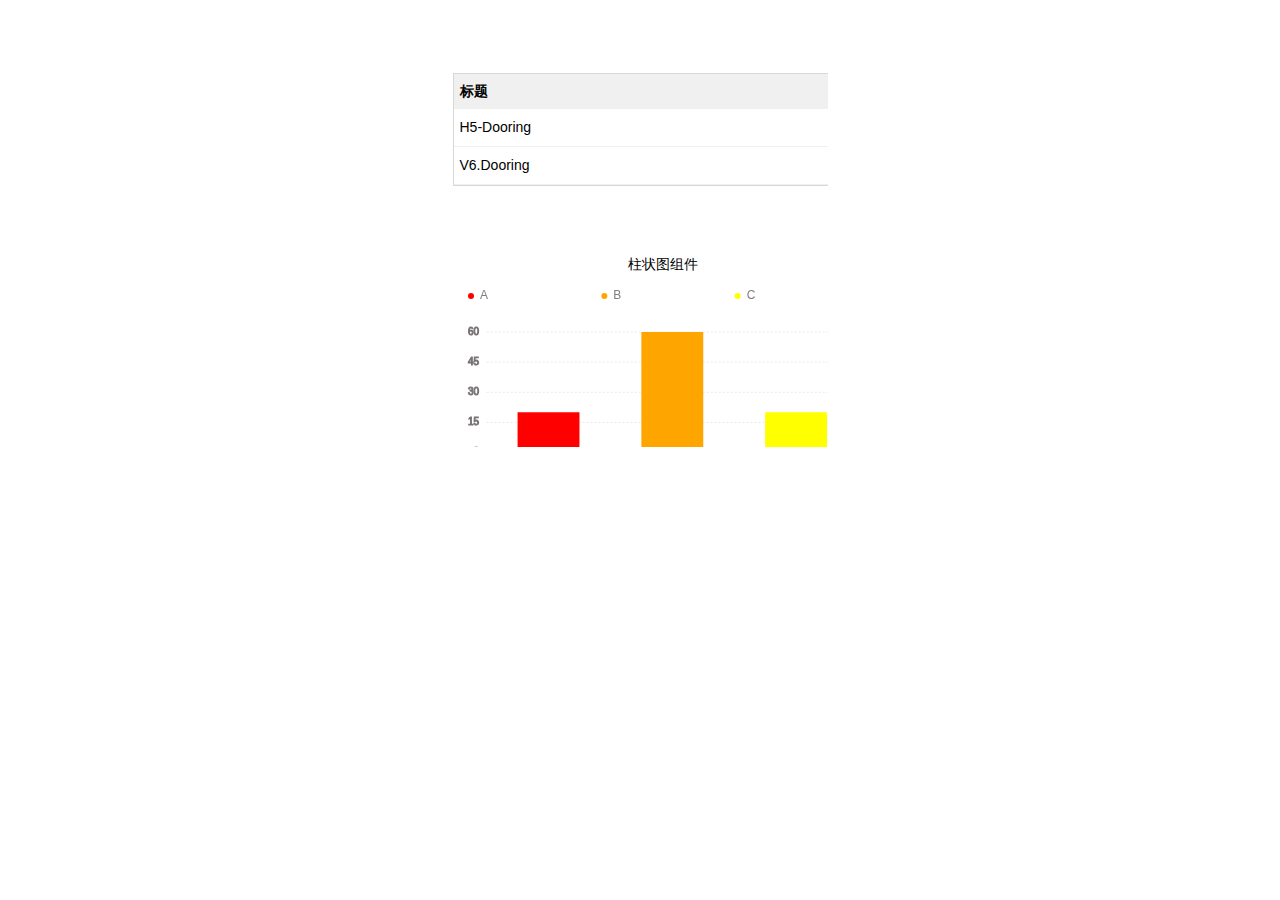
<file: h5-dooring-page/index.html>
<!DOCTYPE html>
<html lang="en">
  <head>
    <meta charset="UTF-8" />
    <link
      href="https://cdn.dooring.cn/h5dooring/logo_1742fd359da.png"
      rel="shortcut icon"
      type="image/vnd.microsoft.icon"
    />
    <meta
      name="viewport"
      content="width=device-width, initial-scale=1.0, user-scalable=0"
    />

    <title>加载中...</title>

    <meta
      name="description"
      content="Dooring是一款功能强大，开源免费的H5可视化页面配置解决方案，致力于提供一套简单方便、专业可靠、无限可能的H5落地页最佳实践。"
    />
    <meta
      name="keywords"
      content="H5,HTML5,lowcode,nocode,javascript,react,nodejs,前端开发,github,开源"
    />
    <meta name="author" content="徐小夕" />
    <!-- <meta name="robots" content="noindex, nofollow"> -->
    <!-- <meta http-equiv="X-UA-Compatible" content="IE=edge"> -->
    <!--    -->
    <style>
      .rotate-animate {
        height: 100vh;
        display: flex;
        justify-content: center;
        align-items: center;
        font-size: 12px;
      }

      .rotate-animate .rotate-image {
        display: inline-block;
        width: 280px;
        height: 108px;
      }

      .rotate-animate img {
        margin-right: 20px;
        width: 160px;
      }

      .rotate-animate .balls {
        width: 3.5em;
        display: inline-flex;
        flex-flow: row nowrap;
        align-items: center;
        justify-content: space-between;
      }

      .rotate-animate .balls div {
        width: 0.8em;
        height: 0.8em;
        border-radius: 50%;
        animation: fade 0.8s ease-in-out alternate infinite;
        background-color: #2842d8;
      }

      .rotate-animate .balls div:nth-of-type(1) {
        animation-delay: -0.4s;
      }

      .rotate-animate .balls div:nth-of-type(2) {
        animation-delay: -0.2s;
      }

      @keyframes left-swing {
        50%,
        100% {
          transform: translateX(95%);
        }
      }

      @keyframes fade {
        from {
          opacity: 1;
        }
        to {
          opacity: 0;
        }
      }
    </style>

    <script src="./template.js"></script>

    <!-- 百度统计代码 -->
    <script>
      var _hmt = _hmt || [];
      (function () {
        var hm = document.createElement("script");
        hm.src = "https://hm.baidu.com/hm.js?638a6b668e0c8e8706215cf8cb31f051";
        var s = document.getElementsByTagName("script")[0];
        s.parentNode.insertBefore(hm, s);
      })();
    </script>

    <script>
      // (function(d) {

      //   var config = {
      //     kitId: 'lzs0ndh',
      //     scriptTimeout: 3000,
      //     async: true
      //   },
      //   h=d.documentElement,t=setTimeout(function(){h.className=h.className.replace(/\bwf-loading\b/g,"")+" wf-inactive";},config.scriptTimeout),tk=d.createElement("script"),f=false,s=d.getElementsByTagName("script")[0],a;h.className+=" wf-loading";tk.src='https://use.typekit.net/'+config.kitId+'.js';tk.async=true;tk.onload=tk.onreadystatechange=function(){a=this.readyState;if(f||a&&a!="complete"&&a!="loaded")return;f=true;clearTimeout(t);try{Typekit.load(config)}catch(e){}};s.parentNode.insertBefore(tk,s)
      // })(document);
    </script>
    <link rel="stylesheet" href="./umi.css" />
    <script>
      window.routerBase = "/";
    </script>
    <script>
      //! umi version: 3.2.19
    </script>
    <script>
      /** dooringVersion: 3.0.1; */
    </script>
  </head>
  <body>
    <div id="root">
      <div class="rotate-animate"></div>
    </div>
    <!--  -->
    <!-- <script>
      // 如果需要微信下的debug, 可在此处取消注释
        (function() {
          function IsPC() {  
            var userAgentInfo = navigator.userAgent;
            var Agents = new Array("Android", "iPhone", "SymbianOS", "Windows Phone", "iPad", "iPod");  
            var flag = true;  
            for (var v = 0; v < Agents.length; v++) {  
                if (userAgentInfo.indexOf(Agents[v]) > 0) { flag = false; break; }  
            }  
            return flag;  
          }
          if (window.location.href.indexOf('http://h5.dooring.cn') > -1 || IsPC()) return;//如果是生产环境, 或者是pc端, 则禁用微信debug模式
          var script = document.createElement('script');
          script.src = "//pages.c-ctrip.com/amsweb/tools/vconsole.min.js";
          document.body.appendChild(script);
          script.onload = function() {
            var vConsole = new VConsole();
          }
      })();
    </script> -->
    <!-- <script src="./axios.min.js"></script>
    <script src="./react.production.min.js"></script>
    <script src="./react-dom.production.min.js"></script> -->
    <div class="flourish-embed flourish-chart" data-src="visualisation/18048153"><script src="https://public.flourish.studio/resources/embed.js"></script></div>
    <script src="./umi.js"></script>
  </body>
</html>
</file>
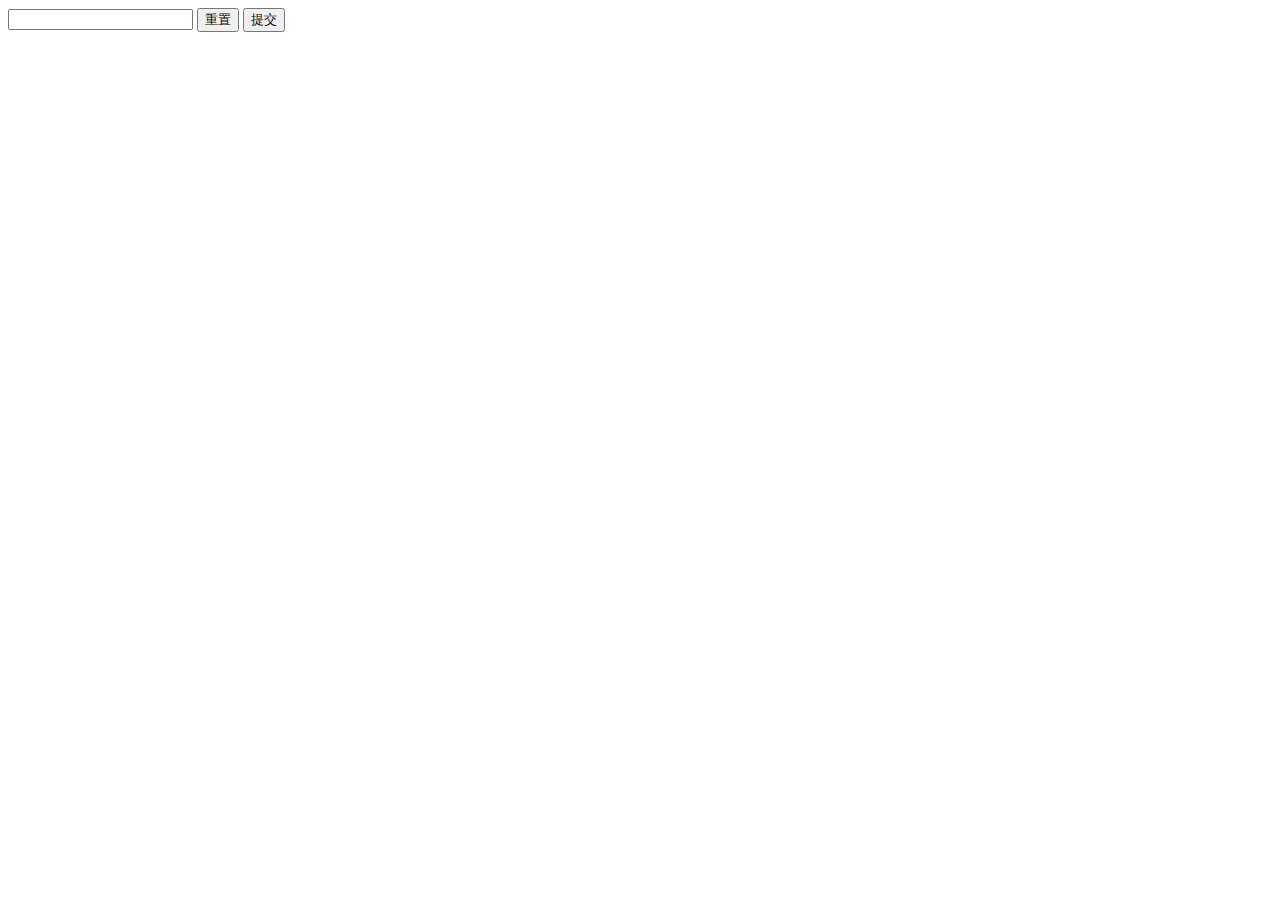
<file: JSform(error).html>
<!DOCTYPE html>
<html lang="en">

<head>
    <meta charset="UTF-8">
    <meta name="viewport" content="width=device-width, initial-scale=1.0">
    <title>Document</title>
</head>

<body>
    <form id="biaodan" action="">
        <input type="text" name="username" id="shuru">

        <!-- 表单重置按钮
        法一：将重置按钮设为普通按钮（type=“button”） -->
        <button id="chongzhi" type="button">重置</button>
        <script>
            var biaodan = document.getElementById("biaodan")
            var chongzhi = document.getElementById("chongzhi")

            // 此时给按钮绑定的是点击事件
            // 给表单绑定的就是重置事件
            chongzhi.onclick = function () {
                biaodan.reset();
                console.log("重置成功")
            }
        </script>
        <!-- 法二，直接将重置按钮的属性设为“重置”（type="reset"） -->
        <!-- <button id="chongzhi" type="reset">重置</button> -->

        <!-- 表单提交按钮
        法一：直接用button按钮，因为button默认为type="submit" -->
        <!-- <button>提交</buttonre> -->
        
        <button id="tijiao" >提交</buttonre>
        <script>
            var biaodan = document.getElementById("biaodan")
            // var tijiao = document.getElementById("tijiao")

            // tijiao.onclick = function () {
            //     biaodan.onsubmit=function(){
            //         console.log("提交成功")
            //     }
            //     console.log("点击成功")
            // }
            var username=document.getElementsByName('username')
            console.log(username)

        </script>

    </form>

    <!-- <script>
        var biaodan = document.getElementById("biaodan")
     
        // biaodan.onsubmit=function(){
        //     console.log('ok')
        // }



    </script> -->
</body>

</html>
</file>
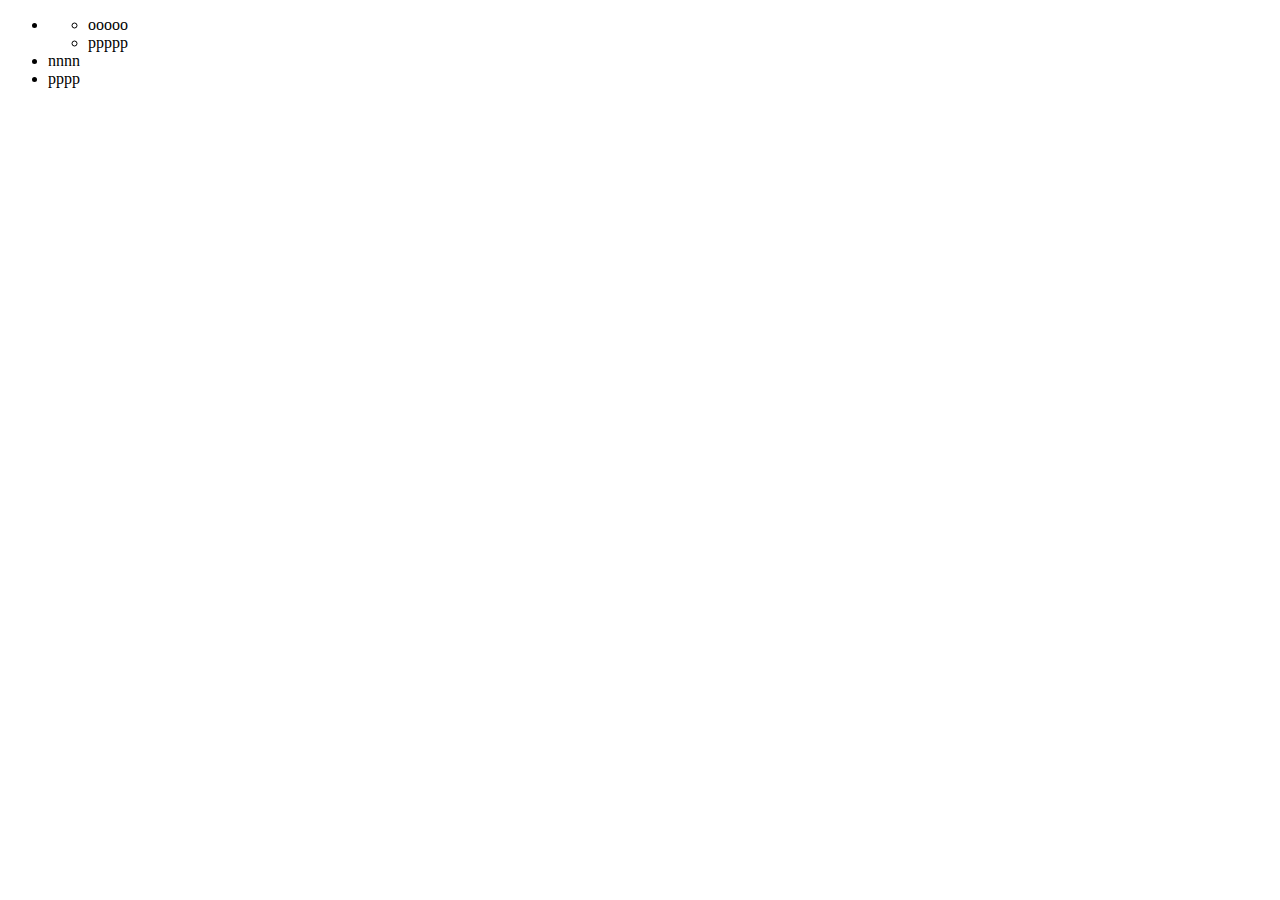
<file: JSRegExp.html>
<!DOCTYPE html>
<html lang="en">
<head>
    <meta charset="UTF-8">
    <meta name="viewport" content="width=device-width, initial-scale=1.0">
    <title>Document</title>
</head>
<body>

    <ul id="ul">
        <li>
            <ul>
                <li>ooooo</li>
                <li>ppppp</li>
            </ul>
        </li>
        <li>nnnn</li>
        <li>pppp</li>
    </ul>


    <script>
            // var str="posdjoejd"

            // var res=str.split()
            // console.log(res)

            var fat=document.getElementById("ul")
            var fri=fat.children
            // console.log(fri)
            // console.log(fri[0].innerHTML)
            console.log(fat.innerText)


        

            var fri1=fat.firstElementChild
            console.log(fri1)

            var fri2=fat.lastElementChild

            var fri3=fri2.previousElementSibling

            var fri4=fri1.nextElementSibling
            
            var b=document.body
            // console.log(b)

            var html=document.documentElement
            // console.log(html)

            console.log(typeof fat)
            // console.log(fat)
    </script>
</body>
</html>
</file>
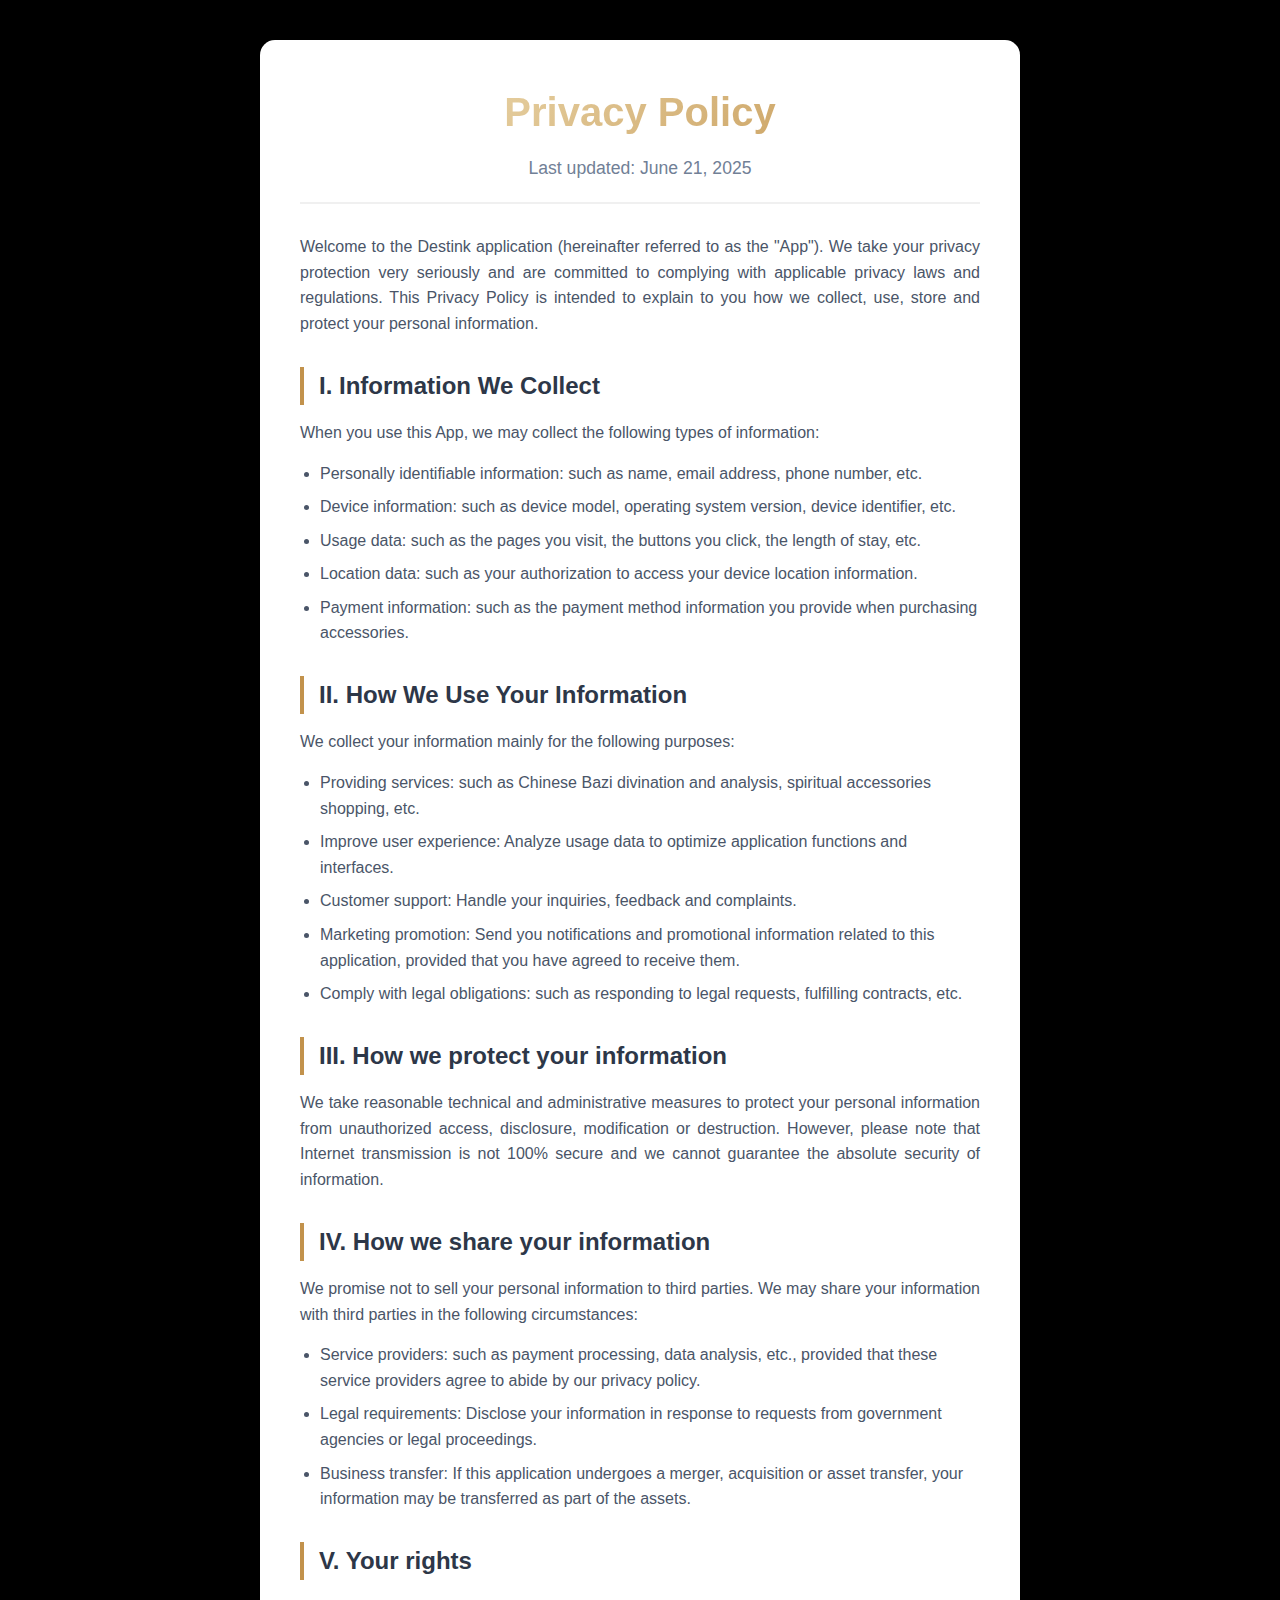
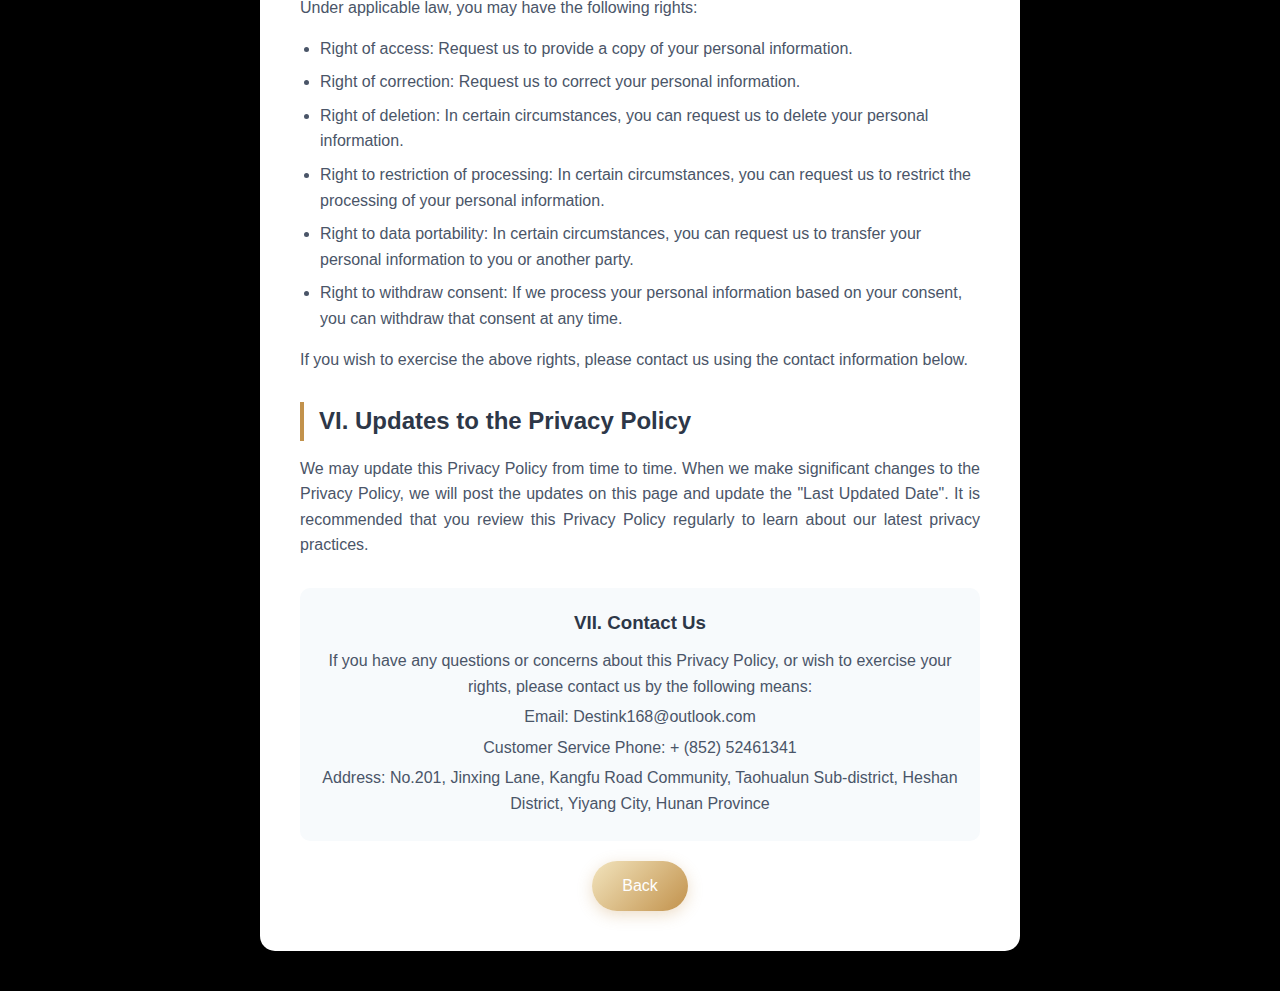
<file: privacy_policy.html>
<!DOCTYPE html>
<html lang="zh-CN">
<head>
    <meta charset="UTF-8">
    <meta name="viewport" content="width=device-width, initial-scale=1.0">
    <title>privacy policy - destink</title>
    <style>
        * {
            margin: 0;
            padding: 0;
            box-sizing: border-box;
        }
        
        body {
            font-family: 'Microsoft YaHei', 'PingFang SC', 'Helvetica Neue', Arial, sans-serif;
            line-height: 1.6;
            color: #333;
            background: #000000;
            min-height: 100vh;
        }
        
        .container {
            max-width: 800px;
            margin: 0 auto;
            padding: 20px;
        }
        
        .privacy-card {
            background: white;
            border-radius: 15px;
            box-shadow: 0 10px 30px rgba(0, 0, 0, 0.2);
            padding: 40px;
            margin: 20px 0;
        }
        
        .header {
            text-align: center;
            margin-bottom: 30px;
            padding-bottom: 20px;
            border-bottom: 2px solid #f0f0f0;
        }
        
        .header h1 {
            color: #4a5568;
            font-size: 2.5em;
            margin-bottom: 10px;
            background: linear-gradient(135deg, #F2E4BD, #C2924C);
            -webkit-background-clip: text;
            -webkit-text-fill-color: transparent;
            background-clip: text;
        }
        
        .header p {
            color: #718096;
            font-size: 1.1em;
        }
        
        .section {
            margin-bottom: 30px;
        }
        
        .section h2 {
            color: #2d3748;
            font-size: 1.5em;
            margin-bottom: 15px;
            padding-left: 15px;
            border-left: 4px solid #C2924C;
        }
        
        .section p {
            margin-bottom: 15px;
            text-align: justify;
            color: #4a5568;
        }
        
        .section ul {
            margin-left: 20px;
            margin-bottom: 15px;
        }
        
        .section li {
            margin-bottom: 8px;
            color: #4a5568;
        }
        
        .highlight {
            background: linear-gradient(135deg, #F2E4BD20, #C2924C20);
            padding: 20px;
            border-radius: 10px;
            border-left: 4px solid #C2924C;
            margin: 20px 0;
        }
        
        .contact-info {
            background: #f7fafc;
            padding: 20px;
            border-radius: 10px;
            text-align: center;
            margin-top: 30px;
        }
        
        .contact-info h3 {
            color: #2d3748;
            margin-bottom: 10px;
        }
        
        .contact-info p {
            color: #4a5568;
            margin-bottom: 5px;
        }
        
        .back-button {
            display: inline-block;
            background: linear-gradient(135deg, #F2E4BD, #C2924C);
            color: white;
            padding: 12px 30px;
            text-decoration: none;
            border-radius: 25px;
            margin-top: 20px;
            transition: all 0.3s ease;
            box-shadow: 0 4px 15px rgba(194, 146, 76, 0.3);
        }
        
        .back-button:hover {
            transform: translateY(-2px);
            box-shadow: 0 6px 20px rgba(194, 146, 76, 0.4);
        }
        
        @media (max-width: 768px) {
            .container {
                padding: 10px;
            }
            
            .privacy-card {
                padding: 20px;
            }
            
            .header h1 {
                font-size: 2em;
            }
        }
    </style>
</head>
<body>
    <div class="container">
        <div class="privacy-card">
            <div class="header">
                <h1>Privacy Policy</h1>
                <p>Last updated: June 21, 2025</p>
            </div>
            
            <div class="section">
                <p>Welcome to the Destink application (hereinafter referred to as the "App"). We take your privacy protection very seriously and are committed to complying with applicable privacy laws and regulations. This Privacy Policy is intended to explain to you how we collect, use, store and protect your personal information.</p>
            </div>
            
            <div class="section">
                <h2>I. Information We Collect</h2>
                <p>When you use this App, we may collect the following types of information:</p>
                <ul>
                    <li>Personally identifiable information: such as name, email address, phone number, etc.</li>
                    <li>Device information: such as device model, operating system version, device identifier, etc.</li>
                    <li>Usage data: such as the pages you visit, the buttons you click, the length of stay, etc.</li>
                    <li>Location data: such as your authorization to access your device location information.</li>
                    <li>Payment information: such as the payment method information you provide when purchasing accessories.</li>
                </ul>
            </div>
            
            <div class="section">
                <h2>II. How We Use Your Information</h2>
                <p>We collect your information mainly for the following purposes:</p>
                <ul>
                    <li>Providing services: such as Chinese Bazi divination and analysis, spiritual accessories shopping, etc.</li>
                    <li>Improve user experience: Analyze usage data to optimize application functions and interfaces.</li>
                    <li>Customer support: Handle your inquiries, feedback and complaints.</li>
                    <li>Marketing promotion: Send you notifications and promotional information related to this application, provided that you have agreed to receive them.</li>
                    <li>Comply with legal obligations: such as responding to legal requests, fulfilling contracts, etc.</li>
                </ul>
            </div>
            
            <div class="section">
                <h2>III. How we protect your information</h2>
                <p>We take reasonable technical and administrative measures to protect your personal information from unauthorized access, disclosure, modification or destruction. However, please note that Internet transmission is not 100% secure and we cannot guarantee the absolute security of information.</p>
            </div>
            
            <div class="section">
                <h2>IV. How we share your information</h2>
                <p>We promise not to sell your personal information to third parties. We may share your information with third parties in the following circumstances:</p>
                <ul>
                    <li>Service providers: such as payment processing, data analysis, etc., provided that these service providers agree to abide by our privacy policy.</li>
                    <li>Legal requirements: Disclose your information in response to requests from government agencies or legal proceedings.</li>
                    <li>Business transfer: If this application undergoes a merger, acquisition or asset transfer, your information may be transferred as part of the assets.</li>
                </ul>
            </div>
            
            <div class="section">
                <h2>V. Your rights</h2>
                <p>Under applicable law, you may have the following rights:</p>
                <ul>
                    <li>Right of access: Request us to provide a copy of your personal information.</li>
                    <li>Right of correction: Request us to correct your personal information.</li>
                    <li>Right of deletion: In certain circumstances, you can request us to delete your personal information.</li>
                    <li>Right to restriction of processing: In certain circumstances, you can request us to restrict the processing of your personal information.</li>
                    <li>Right to data portability: In certain circumstances, you can request us to transfer your personal information to you or another party.</li>
                    <li>Right to withdraw consent: If we process your personal information based on your consent, you can withdraw that consent at any time.</li>
                </ul>
                <p>If you wish to exercise the above rights, please contact us using the contact information below.</p>
            </div>
            
            <div class="section">
                <h2>VI. Updates to the Privacy Policy</h2>
                <p>We may update this Privacy Policy from time to time. When we make significant changes to the Privacy Policy, we will post the updates on this page and update the "Last Updated Date". It is recommended that you review this Privacy Policy regularly to learn about our latest privacy practices.</p>
            </div>
            
            <div class="contact-info">
                <h3>VII. Contact Us</h3>
                <p>If you have any questions or concerns about this Privacy Policy, or wish to exercise your rights, please contact us by the following means:</p>
                <p>Email: Destink168@outlook.com</p>
                <p>Customer Service Phone: + (852) 52461341</p>
                <p>Address: No.201, Jinxing Lane, Kangfu Road Community, Taohualun Sub-district, Heshan District, Yiyang City, Hunan Province</p>
            </div>
            
            <div style="text-align: center;">
                <a href="javascript:history.back()" class="back-button">Back</a>
            </div>
        </div>
    </div>
</body>
</html>
</file>
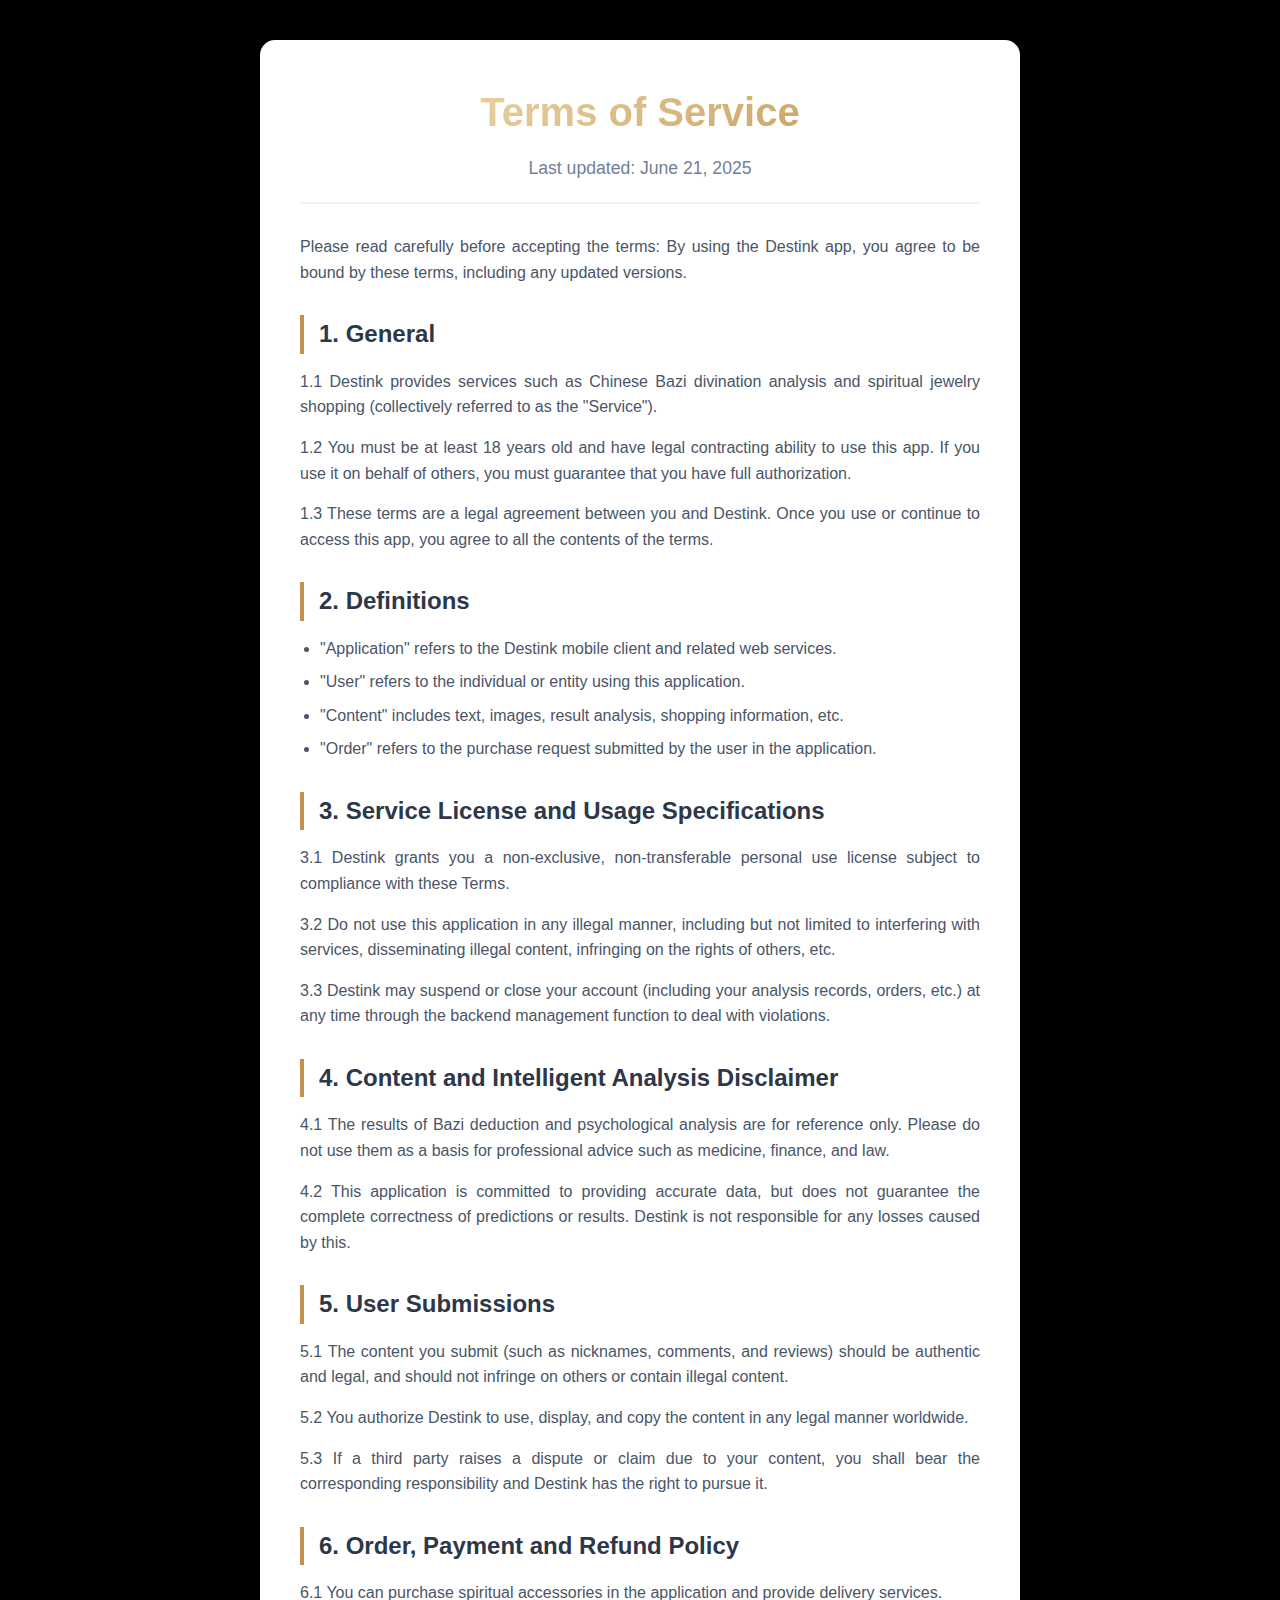
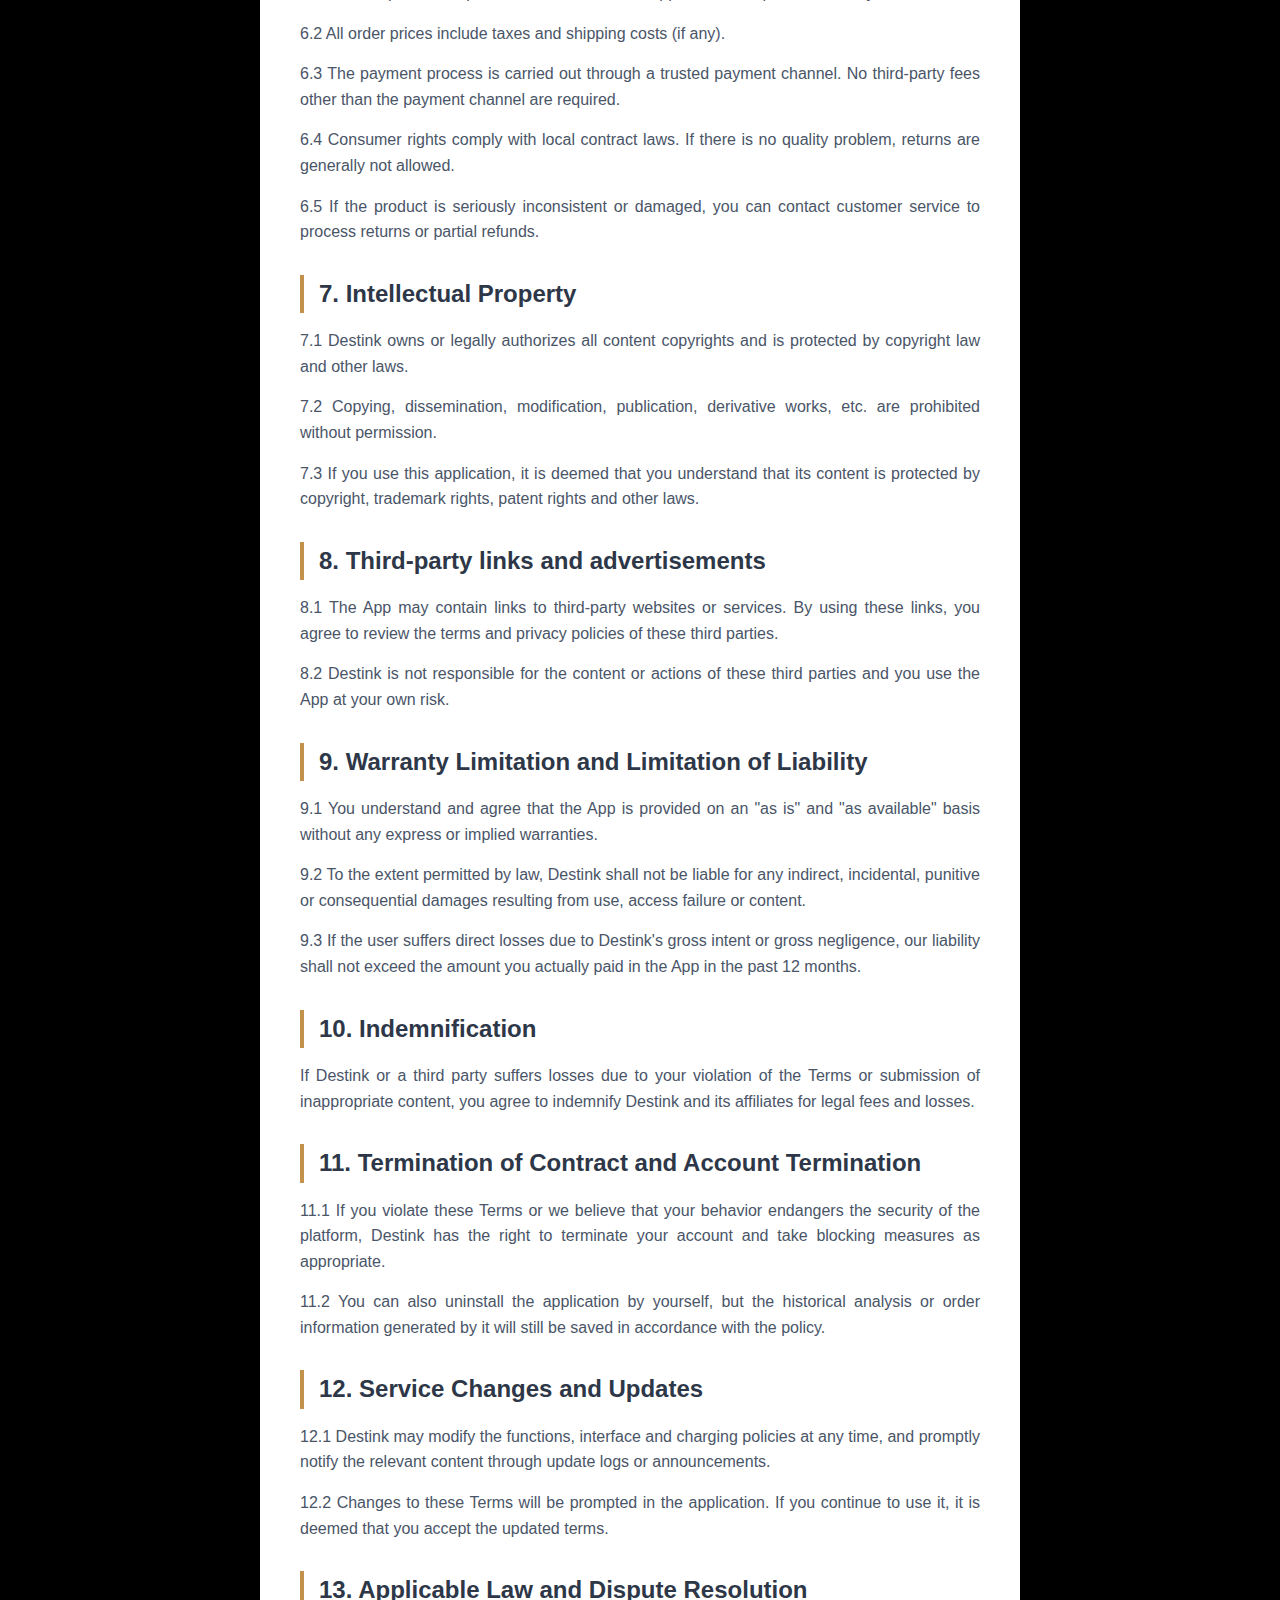
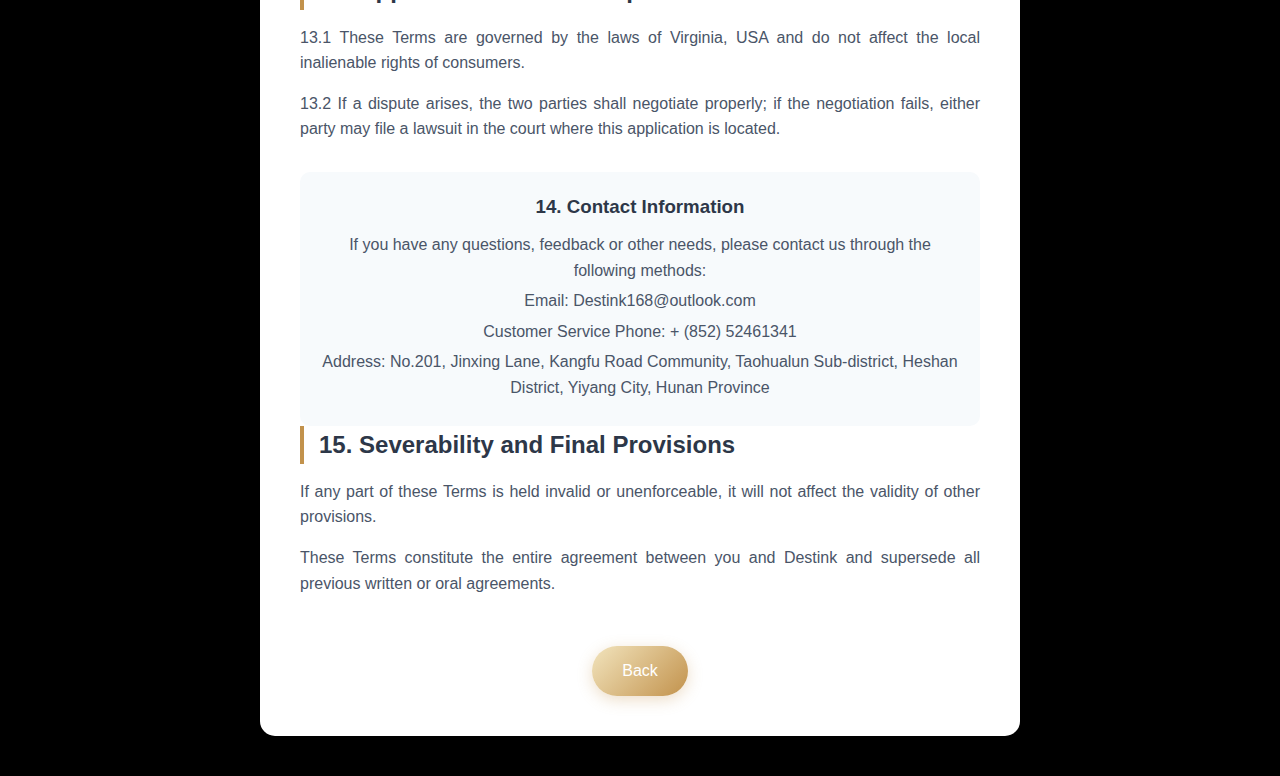
<file: terms_of_service.html>
<!DOCTYPE html>
<html lang="zh-CN">
<head>
    <meta charset="UTF-8">
    <meta name="viewport" content="width=device-width, initial-scale=1.0">
    <title>Terms of Service - destink</title>
    <style>
        * {
            margin: 0;
            padding: 0;
            box-sizing: border-box;
        }
        
        body {
            font-family: 'Microsoft YaHei', 'PingFang SC', 'Helvetica Neue', Arial, sans-serif;
            line-height: 1.6;
            color: #333;
            background: #000000;
            min-height: 100vh;
        }
        
        .container {
            max-width: 800px;
            margin: 0 auto;
            padding: 20px;
        }
        
        .terms-card {
            background: white;
            border-radius: 15px;
            box-shadow: 0 10px 30px rgba(0, 0, 0, 0.2);
            padding: 40px;
            margin: 20px 0;
        }
        
        .header {
            text-align: center;
            margin-bottom: 30px;
            padding-bottom: 20px;
            border-bottom: 2px solid #f0f0f0;
        }
        
        .header h1 {
            color: #4a5568;
            font-size: 2.5em;
            margin-bottom: 10px;
            background: linear-gradient(135deg, #F2E4BD, #C2924C);
            -webkit-background-clip: text;
            -webkit-text-fill-color: transparent;
            background-clip: text;
        }
        
        .header p {
            color: #718096;
            font-size: 1.1em;
        }
        
        .section {
            margin-bottom: 30px;
        }
        
        .section h2 {
            color: #2d3748;
            font-size: 1.5em;
            margin-bottom: 15px;
            padding-left: 15px;
            border-left: 4px solid #C2924C;
        }
        
        .section p {
            margin-bottom: 15px;
            text-align: justify;
            color: #4a5568;
        }
        
        .section ul {
            margin-left: 20px;
            margin-bottom: 15px;
        }
        
        .section li {
            margin-bottom: 8px;
            color: #4a5568;
        }
        
        .highlight {
            background: linear-gradient(135deg, #F2E4BD20, #C2924C20);
            padding: 20px;
            border-radius: 10px;
            border-left: 4px solid #C2924C;
            margin: 20px 0;
        }
        
        .contact-info {
            background: #f7fafc;
            padding: 20px;
            border-radius: 10px;
            text-align: center;
            margin-top: 30px;
        }
        
        .contact-info h3 {
            color: #2d3748;
            margin-bottom: 10px;
        }
        
        .contact-info p {
            color: #4a5568;
            margin-bottom: 5px;
        }
        
        .back-button {
            display: inline-block;
            background: linear-gradient(135deg, #F2E4BD, #C2924C);
            color: white;
            padding: 12px 30px;
            text-decoration: none;
            border-radius: 25px;
            margin-top: 20px;
            transition: all 0.3s ease;
            box-shadow: 0 4px 15px rgba(194, 146, 76, 0.3);
        }
        
        .back-button:hover {
            transform: translateY(-2px);
            box-shadow: 0 6px 20px rgba(194, 146, 76, 0.4);
        }
        
        @media (max-width: 768px) {
            .container {
                padding: 10px;
            }
            
            .terms-card {
                padding: 20px;
            }
            
            .header h1 {
                font-size: 2em;
            }
        }
    </style>
</head>
<body>
    <div class="container">
        <div class="terms-card">
            <div class="header">
                <h1>Terms of Service</h1>
                <p>Last updated: June 21, 2025</p>
            </div>
            
            <div class="section">
                <p>Please read carefully before accepting the terms: By using the Destink app, you agree to be bound by these terms, including any updated versions.</p>
            </div>
            
            <div class="section">
                <h2>1. General</h2>
                <p>1.1 Destink provides services such as Chinese Bazi divination analysis and spiritual jewelry shopping (collectively referred to as the "Service").</p>
                <p>1.2 You must be at least 18 years old and have legal contracting ability to use this app. If you use it on behalf of others, you must guarantee that you have full authorization.</p>
                <p>1.3 These terms are a legal agreement between you and Destink. Once you use or continue to access this app, you agree to all the contents of the terms.</p>
            </div>
            
            <div class="section">
                <h2>2. Definitions</h2>
                <ul>
                    <li>"Application" refers to the Destink mobile client and related web services.</li>
                    <li>"User" refers to the individual or entity using this application.</li>
                    <li>"Content" includes text, images, result analysis, shopping information, etc.</li>
                    <li>"Order" refers to the purchase request submitted by the user in the application.</li>
                </ul>
            </div>
            
            <div class="section">
                <h2>3. Service License and Usage Specifications</h2>
                <p>3.1 Destink grants you a non-exclusive, non-transferable personal use license subject to compliance with these Terms.</p>
                <p>3.2 Do not use this application in any illegal manner, including but not limited to interfering with services, disseminating illegal content, infringing on the rights of others, etc.</p>
                <p>3.3 Destink may suspend or close your account (including your analysis records, orders, etc.) at any time through the backend management function to deal with violations.</p>
            </div>
            
            <div class="section">
                <h2>4. Content and Intelligent Analysis Disclaimer</h2>
                <p>4.1 The results of Bazi deduction and psychological analysis are for reference only. Please do not use them as a basis for professional advice such as medicine, finance, and law.</p>
                <p>4.2 This application is committed to providing accurate data, but does not guarantee the complete correctness of predictions or results. Destink is not responsible for any losses caused by this.</p>
            </div>
            
            <div class="section">
                <h2>5. User Submissions</h2>
                <p>5.1 The content you submit (such as nicknames, comments, and reviews) should be authentic and legal, and should not infringe on others or contain illegal content.</p>
                <p>5.2 You authorize Destink to use, display, and copy the content in any legal manner worldwide.</p>
                <p>5.3 If a third party raises a dispute or claim due to your content, you shall bear the corresponding responsibility and Destink has the right to pursue it.</p>
            </div>
            
            <div class="section">
                <h2>6. Order, Payment and Refund Policy</h2>
                <p>6.1 You can purchase spiritual accessories in the application and provide delivery services.</p>
                <p>6.2 All order prices include taxes and shipping costs (if any).</p>
                <p>6.3 The payment process is carried out through a trusted payment channel. No third-party fees other than the payment channel are required.</p>
                <p>6.4 Consumer rights comply with local contract laws. If there is no quality problem, returns are generally not allowed.</p>
                <p>6.5 If the product is seriously inconsistent or damaged, you can contact customer service to process returns or partial refunds.</p>
            </div>
            
            <div class="section">
                <h2>7. Intellectual Property</h2>
                <p>7.1 Destink owns or legally authorizes all content copyrights and is protected by copyright law and other laws.</p>
                <p>7.2 Copying, dissemination, modification, publication, derivative works, etc. are prohibited without permission.</p>
                <p>7.3 If you use this application, it is deemed that you understand that its content is protected by copyright, trademark rights, patent rights and other laws.</p>
            </div>
            
            <div class="section">
                <h2>8. Third-party links and advertisements</h2>
                <p>8.1 The App may contain links to third-party websites or services. By using these links, you agree to review the terms and privacy policies of these third parties.</p>
                <p>8.2 Destink is not responsible for the content or actions of these third parties and you use the App at your own risk.</p>
            </div>
            
            <div class="section">
                <h2>9. Warranty Limitation and Limitation of Liability</h2>
                <p>9.1 You understand and agree that the App is provided on an "as is" and "as available" basis without any express or implied warranties.</p>
                <p>9.2 To the extent permitted by law, Destink shall not be liable for any indirect, incidental, punitive or consequential damages resulting from use, access failure or content.</p>
                <p>9.3 If the user suffers direct losses due to Destink's gross intent or gross negligence, our liability shall not exceed the amount you actually paid in the App in the past 12 months.</p>
            </div>
            
            <div class="section">
                <h2>10. Indemnification</h2>
                <p>If Destink or a third party suffers losses due to your violation of the Terms or submission of inappropriate content, you agree to indemnify Destink and its affiliates for legal fees and losses.</p>
            </div>
            
            <div class="section">
                <h2>11. Termination of Contract and Account Termination</h2>
                <p>11.1 If you violate these Terms or we believe that your behavior endangers the security of the platform, Destink has the right to terminate your account and take blocking measures as appropriate.</p>
                <p>11.2 You can also uninstall the application by yourself, but the historical analysis or order information generated by it will still be saved in accordance with the policy.</p>
            </div>
            
            <div class="section">
                <h2>12. Service Changes and Updates</h2>
                <p>12.1 Destink may modify the functions, interface and charging policies at any time, and promptly notify the relevant content through update logs or announcements.</p>
                <p>12.2 Changes to these Terms will be prompted in the application. If you continue to use it, it is deemed that you accept the updated terms.</p>
            </div>
            
            <div class="section">
                <h2>13. Applicable Law and Dispute Resolution</h2>
                <p>13.1 These Terms are governed by the laws of Virginia, USA and do not affect the local inalienable rights of consumers.</p>
                <p>13.2 If a dispute arises, the two parties shall negotiate properly; if the negotiation fails, either party may file a lawsuit in the court where this application is located.</p>
            </div>
            
            <div class="contact-info">
                <h3>14. Contact Information</h3>
                <p>If you have any questions, feedback or other needs, please contact us through the following methods:</p>
                <p>Email: Destink168@outlook.com</p>
                <p>Customer Service Phone: + (852) 52461341</p>
                <p>Address: No.201, Jinxing Lane, Kangfu Road Community, Taohualun Sub-district, Heshan District, Yiyang City, Hunan Province</p>
            </div>
            
            <div class="section">
                <h2>15. Severability and Final Provisions</h2>
                <p>If any part of these Terms is held invalid or unenforceable, it will not affect the validity of other provisions.</p>
                <p>These Terms constitute the entire agreement between you and Destink and supersede all previous written or oral agreements.</p>
            </div>
            
            <div style="text-align: center;">
                <a href="javascript:history.back()" class="back-button">Back</a>
            </div>
        </div>
    </div>
</body>
</html>
</file>
<file: h5-dooring-page/umi.css>
[class*=ant-]::-ms-clear,[class*=ant-] input::-ms-clear,[class*=ant-] input::-ms-reveal,[class^=ant-]::-ms-clear,[class^=ant-] input::-ms-clear,[class^=ant-] input::-ms-reveal{display:none}[class*=ant-],[class*=ant-] *,[class*=ant-] :after,[class*=ant-] :before,[class^=ant-],[class^=ant-] *,[class^=ant-] :after,[class^=ant-] :before{box-sizing:border-box}body,html{width:100%;height:100%}input::-ms-clear,input::-ms-reveal{display:none}html{font-family:sans-serif;-ms-text-size-adjust:100%;-ms-overflow-style:scrollbar;-webkit-tap-highlight-color:rgba(0,0,0,0)}@-ms-viewport{width:device-width}body{color:rgba(0,0,0,.85);font-size:14px;font-family:-apple-system,BlinkMacSystemFont,"Segoe UI",Roboto,"Helvetica Neue",Arial,"Noto Sans",sans-serif,"Apple Color Emoji","Segoe UI Emoji","Segoe UI Symbol","Noto Color Emoji";font-variant:tabular-nums;line-height:1.5715;background-color:#fff;font-feature-settings:"tnum","tnum"}[tabindex="-1"]:focus{outline:none!important}h1,h2,h3,h4,h5,h6{margin-top:0;margin-bottom:.5em;color:rgba(0,0,0,.85);font-weight:500}p{margin-top:0;margin-bottom:1em}abbr[data-original-title],abbr[title]{text-decoration:underline;-webkit-text-decoration:underline dotted;text-decoration:underline dotted;border-bottom:0;cursor:help}address{margin-bottom:1em;font-style:normal;line-height:inherit}input[type=number],input[type=password],input[type=text],textarea{-webkit-appearance:none}dl,ol,ul{margin-top:0;margin-bottom:1em}ol ol,ol ul,ul ol,ul ul{margin-bottom:0}dt{font-weight:500}dd{margin-bottom:.5em;margin-left:0}blockquote{margin:0 0 1em}dfn{font-style:italic}a{color:#1890ff;cursor:pointer;transition:color .3s;-webkit-text-decoration-skip:objects}a:hover{color:#40a9ff}a:active{color:#096dd9}a:active,a:hover{text-decoration:none;outline:0}a:focus{text-decoration:none;outline:0}a[disabled]{color:rgba(0,0,0,.25);cursor:not-allowed;pointer-events:none}code,kbd,pre,samp{font-size:1em;font-family:"SFMono-Regular",Consolas,"Liberation Mono",Menlo,Courier,monospace}pre{margin-top:0;margin-bottom:1em;overflow:auto}figure{margin:0 0 1em}img{vertical-align:middle}svg:not(:root){overflow:hidden}[role=button],a,area,button,input:not([type=range]),label,select,summary,textarea{touch-action:manipulation}table{border-collapse:collapse}caption{padding-top:.75em;padding-bottom:.3em;color:rgba(0,0,0,.45);text-align:left;caption-side:bottom}th{text-align:inherit}button,input,optgroup,select,textarea{color:inherit;font-size:inherit;line-height:inherit}[type=reset],[type=submit],button,html [type=button]{-webkit-appearance:button}input[type=checkbox],input[type=radio]{box-sizing:border-box;padding:0}input[type=date],input[type=datetime-local],input[type=month],input[type=time]{-webkit-appearance:listbox}textarea{resize:vertical}fieldset{min-width:0;margin:0;padding:0;border:0}legend{display:block;width:100%;margin-bottom:.5em;font-size:1.5em;line-height:inherit}[type=search]{-webkit-appearance:none}[type=search]::-webkit-search-cancel-button,[type=search]::-webkit-search-decoration{-webkit-appearance:none}output{display:inline-block}[hidden]{display:none!important}mark{padding:.2em;background-color:#feffe6}::selection{color:#fff;background:#1890ff}.clearfix:before{display:table;content:""}.clearfix:after{display:table;clear:both;content:""}.anticon{display:inline-block;color:inherit;font-style:normal;line-height:0;text-align:center;text-transform:none;vertical-align:-.125em;text-rendering:optimizeLegibility;-webkit-font-smoothing:antialiased;-moz-osx-font-smoothing:grayscale}.anticon>*{line-height:1}.anticon svg{display:inline-block}.anticon:before{display:none}.anticon .anticon-icon{display:block}.anticon[tabindex]{cursor:pointer}.anticon-spin:before{display:inline-block;animation:loadingCircle 1s linear infinite}.anticon-spin{display:inline-block;animation:loadingCircle 1s linear infinite}.fade-appear,.fade-enter{animation-duration:.2s;animation-fill-mode:both;animation-play-state:paused}.fade-leave{animation-duration:.2s;animation-fill-mode:both;animation-play-state:paused}.fade-appear.fade-appear-active,.fade-enter.fade-enter-active{animation-name:antFadeIn;animation-play-state:running}.fade-leave.fade-leave-active{animation-name:antFadeOut;animation-play-state:running;pointer-events:none}.fade-appear,.fade-enter{opacity:0;animation-timing-function:linear}.fade-leave{animation-timing-function:linear}@keyframes antFadeIn{0%{opacity:0}to{opacity:1}}@keyframes antFadeOut{0%{opacity:1}to{opacity:0}}.move-up-appear,.move-up-enter{animation-duration:.2s;animation-fill-mode:both;animation-play-state:paused}.move-up-leave{animation-duration:.2s;animation-fill-mode:both;animation-play-state:paused}.move-up-appear.move-up-appear-active,.move-up-enter.move-up-enter-active{animation-name:antMoveUpIn;animation-play-state:running}.move-up-leave.move-up-leave-active{animation-name:antMoveUpOut;animation-play-state:running;pointer-events:none}.move-up-appear,.move-up-enter{opacity:0;animation-timing-function:cubic-bezier(.08,.82,.17,1)}.move-up-leave{animation-timing-function:cubic-bezier(.6,.04,.98,.34)}.move-down-appear,.move-down-enter{animation-duration:.2s;animation-fill-mode:both;animation-play-state:paused}.move-down-leave{animation-duration:.2s;animation-fill-mode:both;animation-play-state:paused}.move-down-appear.move-down-appear-active,.move-down-enter.move-down-enter-active{animation-name:antMoveDownIn;animation-play-state:running}.move-down-leave.move-down-leave-active{animation-name:antMoveDownOut;animation-play-state:running;pointer-events:none}.move-down-appear,.move-down-enter{opacity:0;animation-timing-function:cubic-bezier(.08,.82,.17,1)}.move-down-leave{animation-timing-function:cubic-bezier(.6,.04,.98,.34)}.move-left-appear,.move-left-enter{animation-duration:.2s;animation-fill-mode:both;animation-play-state:paused}.move-left-leave{animation-duration:.2s;animation-fill-mode:both;animation-play-state:paused}.move-left-appear.move-left-appear-active,.move-left-enter.move-left-enter-active{animation-name:antMoveLeftIn;animation-play-state:running}.move-left-leave.move-left-leave-active{animation-name:antMoveLeftOut;animation-play-state:running;pointer-events:none}.move-left-appear,.move-left-enter{opacity:0;animation-timing-function:cubic-bezier(.08,.82,.17,1)}.move-left-leave{animation-timing-function:cubic-bezier(.6,.04,.98,.34)}.move-right-appear,.move-right-enter{animation-duration:.2s;animation-fill-mode:both;animation-play-state:paused}.move-right-leave{animation-duration:.2s;animation-fill-mode:both;animation-play-state:paused}.move-right-appear.move-right-appear-active,.move-right-enter.move-right-enter-active{animation-name:antMoveRightIn;animation-play-state:running}.move-right-leave.move-right-leave-active{animation-name:antMoveRightOut;animation-play-state:running;pointer-events:none}.move-right-appear,.move-right-enter{opacity:0;animation-timing-function:cubic-bezier(.08,.82,.17,1)}.move-right-leave{animation-timing-function:cubic-bezier(.6,.04,.98,.34)}@keyframes antMoveDownIn{0%{transform:translateY(100%);transform-origin:0 0;opacity:0}to{transform:translateY(0);transform-origin:0 0;opacity:1}}@keyframes antMoveDownOut{0%{transform:translateY(0);transform-origin:0 0;opacity:1}to{transform:translateY(100%);transform-origin:0 0;opacity:0}}@keyframes antMoveLeftIn{0%{transform:translateX(-100%);transform-origin:0 0;opacity:0}to{transform:translateX(0);transform-origin:0 0;opacity:1}}@keyframes antMoveLeftOut{0%{transform:translateX(0);transform-origin:0 0;opacity:1}to{transform:translateX(-100%);transform-origin:0 0;opacity:0}}@keyframes antMoveRightIn{0%{transform:translateX(100%);transform-origin:0 0;opacity:0}to{transform:translateX(0);transform-origin:0 0;opacity:1}}@keyframes antMoveRightOut{0%{transform:translateX(0);transform-origin:0 0;opacity:1}to{transform:translateX(100%);transform-origin:0 0;opacity:0}}@keyframes antMoveUpIn{0%{transform:translateY(-100%);transform-origin:0 0;opacity:0}to{transform:translateY(0);transform-origin:0 0;opacity:1}}@keyframes antMoveUpOut{0%{transform:translateY(0);transform-origin:0 0;opacity:1}to{transform:translateY(-100%);transform-origin:0 0;opacity:0}}@keyframes loadingCircle{to{transform:rotate(1turn)}}[ant-click-animating-without-extra-node=true],[ant-click-animating=true]{position:relative}html{--antd-wave-shadow-color:#1890ff;--scroll-bar:0}.ant-click-animating-node,[ant-click-animating-without-extra-node=true]:after{position:absolute;top:0;right:0;bottom:0;left:0;display:block;border-radius:inherit;box-shadow:0 0 0 0 #1890ff;box-shadow:0 0 0 0 var(--antd-wave-shadow-color);opacity:.2;animation:fadeEffect 2s cubic-bezier(.08,.82,.17,1),waveEffect .4s cubic-bezier(.08,.82,.17,1);animation-fill-mode:forwards;content:"";pointer-events:none}@keyframes waveEffect{to{box-shadow:0 0 0 #1890ff;box-shadow:0 0 0 6px #1890ff;box-shadow:0 0 0 6px var(--antd-wave-shadow-color)}}@keyframes fadeEffect{to{opacity:0}}.slide-up-appear,.slide-up-enter{animation-duration:.2s;animation-fill-mode:both;animation-play-state:paused}.slide-up-leave{animation-duration:.2s;animation-fill-mode:both;animation-play-state:paused}.slide-up-appear.slide-up-appear-active,.slide-up-enter.slide-up-enter-active{animation-name:antSlideUpIn;animation-play-state:running}.slide-up-leave.slide-up-leave-active{animation-name:antSlideUpOut;animation-play-state:running;pointer-events:none}.slide-up-appear,.slide-up-enter{opacity:0;animation-timing-function:cubic-bezier(.23,1,.32,1)}.slide-up-leave{animation-timing-function:cubic-bezier(.755,.05,.855,.06)}.slide-down-appear,.slide-down-enter{animation-duration:.2s;animation-fill-mode:both;animation-play-state:paused}.slide-down-leave{animation-duration:.2s;animation-fill-mode:both;animation-play-state:paused}.slide-down-appear.slide-down-appear-active,.slide-down-enter.slide-down-enter-active{animation-name:antSlideDownIn;animation-play-state:running}.slide-down-leave.slide-down-leave-active{animation-name:antSlideDownOut;animation-play-state:running;pointer-events:none}.slide-down-appear,.slide-down-enter{opacity:0;animation-timing-function:cubic-bezier(.23,1,.32,1)}.slide-down-leave{animation-timing-function:cubic-bezier(.755,.05,.855,.06)}.slide-left-appear,.slide-left-enter{animation-duration:.2s;animation-fill-mode:both;animation-play-state:paused}.slide-left-leave{animation-duration:.2s;animation-fill-mode:both;animation-play-state:paused}.slide-left-appear.slide-left-appear-active,.slide-left-enter.slide-left-enter-active{animation-name:antSlideLeftIn;animation-play-state:running}.slide-left-leave.slide-left-leave-active{animation-name:antSlideLeftOut;animation-play-state:running;pointer-events:none}.slide-left-appear,.slide-left-enter{opacity:0;animation-timing-function:cubic-bezier(.23,1,.32,1)}.slide-left-leave{animation-timing-function:cubic-bezier(.755,.05,.855,.06)}.slide-right-appear,.slide-right-enter{animation-duration:.2s;animation-fill-mode:both;animation-play-state:paused}.slide-right-leave{animation-duration:.2s;animation-fill-mode:both;animation-play-state:paused}.slide-right-appear.slide-right-appear-active,.slide-right-enter.slide-right-enter-active{animation-name:antSlideRightIn;animation-play-state:running}.slide-right-leave.slide-right-leave-active{animation-name:antSlideRightOut;animation-play-state:running;pointer-events:none}.slide-right-appear,.slide-right-enter{opacity:0;animation-timing-function:cubic-bezier(.23,1,.32,1)}.slide-right-leave{animation-timing-function:cubic-bezier(.755,.05,.855,.06)}@keyframes antSlideUpIn{0%{transform:scaleY(.8);transform-origin:0 0;opacity:0}to{transform:scaleY(1);transform-origin:0 0;opacity:1}}@keyframes antSlideUpOut{0%{transform:scaleY(1);transform-origin:0 0;opacity:1}to{transform:scaleY(.8);transform-origin:0 0;opacity:0}}@keyframes antSlideDownIn{0%{transform:scaleY(.8);transform-origin:100% 100%;opacity:0}to{transform:scaleY(1);transform-origin:100% 100%;opacity:1}}@keyframes antSlideDownOut{0%{transform:scaleY(1);transform-origin:100% 100%;opacity:1}to{transform:scaleY(.8);transform-origin:100% 100%;opacity:0}}@keyframes antSlideLeftIn{0%{transform:scaleX(.8);transform-origin:0 0;opacity:0}to{transform:scaleX(1);transform-origin:0 0;opacity:1}}@keyframes antSlideLeftOut{0%{transform:scaleX(1);transform-origin:0 0;opacity:1}to{transform:scaleX(.8);transform-origin:0 0;opacity:0}}@keyframes antSlideRightIn{0%{transform:scaleX(.8);transform-origin:100% 0;opacity:0}to{transform:scaleX(1);transform-origin:100% 0;opacity:1}}@keyframes antSlideRightOut{0%{transform:scaleX(1);transform-origin:100% 0;opacity:1}to{transform:scaleX(.8);transform-origin:100% 0;opacity:0}}.zoom-appear,.zoom-enter{animation-duration:.2s;animation-fill-mode:both;animation-play-state:paused}.zoom-leave{animation-duration:.2s;animation-fill-mode:both;animation-play-state:paused}.zoom-appear.zoom-appear-active,.zoom-enter.zoom-enter-active{animation-name:antZoomIn;animation-play-state:running}.zoom-leave.zoom-leave-active{animation-name:antZoomOut;animation-play-state:running;pointer-events:none}.zoom-appear,.zoom-enter{transform:scale(0);opacity:0;animation-timing-function:cubic-bezier(.08,.82,.17,1)}.zoom-leave{animation-timing-function:cubic-bezier(.78,.14,.15,.86)}.zoom-big-appear,.zoom-big-enter{animation-duration:.2s;animation-fill-mode:both;animation-play-state:paused}.zoom-big-leave{animation-duration:.2s;animation-fill-mode:both;animation-play-state:paused}.zoom-big-appear.zoom-big-appear-active,.zoom-big-enter.zoom-big-enter-active{animation-name:antZoomBigIn;animation-play-state:running}.zoom-big-leave.zoom-big-leave-active{animation-name:antZoomBigOut;animation-play-state:running;pointer-events:none}.zoom-big-appear,.zoom-big-enter{transform:scale(0);opacity:0;animation-timing-function:cubic-bezier(.08,.82,.17,1)}.zoom-big-leave{animation-timing-function:cubic-bezier(.78,.14,.15,.86)}.zoom-big-fast-appear,.zoom-big-fast-enter{animation-duration:.1s;animation-fill-mode:both;animation-play-state:paused}.zoom-big-fast-leave{animation-duration:.1s;animation-fill-mode:both;animation-play-state:paused}.zoom-big-fast-appear.zoom-big-fast-appear-active,.zoom-big-fast-enter.zoom-big-fast-enter-active{animation-name:antZoomBigIn;animation-play-state:running}.zoom-big-fast-leave.zoom-big-fast-leave-active{animation-name:antZoomBigOut;animation-play-state:running;pointer-events:none}.zoom-big-fast-appear,.zoom-big-fast-enter{transform:scale(0);opacity:0;animation-timing-function:cubic-bezier(.08,.82,.17,1)}.zoom-big-fast-leave{animation-timing-function:cubic-bezier(.78,.14,.15,.86)}.zoom-up-appear,.zoom-up-enter{animation-duration:.2s;animation-fill-mode:both;animation-play-state:paused}.zoom-up-leave{animation-duration:.2s;animation-fill-mode:both;animation-play-state:paused}.zoom-up-appear.zoom-up-appear-active,.zoom-up-enter.zoom-up-enter-active{animation-name:antZoomUpIn;animation-play-state:running}.zoom-up-leave.zoom-up-leave-active{animation-name:antZoomUpOut;animation-play-state:running;pointer-events:none}.zoom-up-appear,.zoom-up-enter{transform:scale(0);opacity:0;animation-timing-function:cubic-bezier(.08,.82,.17,1)}.zoom-up-leave{animation-timing-function:cubic-bezier(.78,.14,.15,.86)}.zoom-down-appear,.zoom-down-enter{animation-duration:.2s;animation-fill-mode:both;animation-play-state:paused}.zoom-down-leave{animation-duration:.2s;animation-fill-mode:both;animation-play-state:paused}.zoom-down-appear.zoom-down-appear-active,.zoom-down-enter.zoom-down-enter-active{animation-name:antZoomDownIn;animation-play-state:running}.zoom-down-leave.zoom-down-leave-active{animation-name:antZoomDownOut;animation-play-state:running;pointer-events:none}.zoom-down-appear,.zoom-down-enter{transform:scale(0);opacity:0;animation-timing-function:cubic-bezier(.08,.82,.17,1)}.zoom-down-leave{animation-timing-function:cubic-bezier(.78,.14,.15,.86)}.zoom-left-appear,.zoom-left-enter{animation-duration:.2s;animation-fill-mode:both;animation-play-state:paused}.zoom-left-leave{animation-duration:.2s;animation-fill-mode:both;animation-play-state:paused}.zoom-left-appear.zoom-left-appear-active,.zoom-left-enter.zoom-left-enter-active{animation-name:antZoomLeftIn;animation-play-state:running}.zoom-left-leave.zoom-left-leave-active{animation-name:antZoomLeftOut;animation-play-state:running;pointer-events:none}.zoom-left-appear,.zoom-left-enter{transform:scale(0);opacity:0;animation-timing-function:cubic-bezier(.08,.82,.17,1)}.zoom-left-leave{animation-timing-function:cubic-bezier(.78,.14,.15,.86)}.zoom-right-appear,.zoom-right-enter{animation-duration:.2s;animation-fill-mode:both;animation-play-state:paused}.zoom-right-leave{animation-duration:.2s;animation-fill-mode:both;animation-play-state:paused}.zoom-right-appear.zoom-right-appear-active,.zoom-right-enter.zoom-right-enter-active{animation-name:antZoomRightIn;animation-play-state:running}.zoom-right-leave.zoom-right-leave-active{animation-name:antZoomRightOut;animation-play-state:running;pointer-events:none}.zoom-right-appear,.zoom-right-enter{transform:scale(0);opacity:0;animation-timing-function:cubic-bezier(.08,.82,.17,1)}.zoom-right-leave{animation-timing-function:cubic-bezier(.78,.14,.15,.86)}@keyframes antZoomIn{0%{transform:scale(.2);opacity:0}to{transform:scale(1);opacity:1}}@keyframes antZoomOut{0%{transform:scale(1)}to{transform:scale(.2);opacity:0}}@keyframes antZoomBigIn{0%{transform:scale(.8);opacity:0}to{transform:scale(1);opacity:1}}@keyframes antZoomBigOut{0%{transform:scale(1)}to{transform:scale(.8);opacity:0}}@keyframes antZoomUpIn{0%{transform:scale(.8);transform-origin:50% 0;opacity:0}to{transform:scale(1);transform-origin:50% 0}}@keyframes antZoomUpOut{0%{transform:scale(1);transform-origin:50% 0}to{transform:scale(.8);transform-origin:50% 0;opacity:0}}@keyframes antZoomLeftIn{0%{transform:scale(.8);transform-origin:0 50%;opacity:0}to{transform:scale(1);transform-origin:0 50%}}@keyframes antZoomLeftOut{0%{transform:scale(1);transform-origin:0 50%}to{transform:scale(.8);transform-origin:0 50%;opacity:0}}@keyframes antZoomRightIn{0%{transform:scale(.8);transform-origin:100% 50%;opacity:0}to{transform:scale(1);transform-origin:100% 50%}}@keyframes antZoomRightOut{0%{transform:scale(1);transform-origin:100% 50%}to{transform:scale(.8);transform-origin:100% 50%;opacity:0}}@keyframes antZoomDownIn{0%{transform:scale(.8);transform-origin:50% 100%;opacity:0}to{transform:scale(1);transform-origin:50% 100%}}@keyframes antZoomDownOut{0%{transform:scale(1);transform-origin:50% 100%}to{transform:scale(.8);transform-origin:50% 100%;opacity:0}}.ant-motion-collapse-legacy{overflow:hidden}.ant-motion-collapse-legacy-active{transition:height .15s cubic-bezier(.645,.045,.355,1),opacity .15s cubic-bezier(.645,.045,.355,1)!important}.ant-motion-collapse{overflow:hidden;transition:height .15s cubic-bezier(.645,.045,.355,1),opacity .15s cubic-bezier(.645,.045,.355,1)!important}.ant-message{box-sizing:border-box;margin:0;padding:0;color:rgba(0,0,0,.85);font-size:14px;font-variant:tabular-nums;line-height:1.5715;list-style:none;font-feature-settings:"tnum","tnum";position:fixed;top:8px;left:0;z-index:1010;width:100%;pointer-events:none}.ant-message-notice{padding:8px;text-align:center}.ant-message-notice-content{display:inline-block;padding:10px 16px;background:#fff;border-radius:2px;box-shadow:0 3px 6px -4px rgba(0,0,0,.12),0 6px 16px 0 rgba(0,0,0,.08),0 9px 28px 8px rgba(0,0,0,.05);pointer-events:all}.ant-message-success .anticon{color:#52c41a}.ant-message-error .anticon{color:#ff4d4f}.ant-message-warning .anticon{color:#faad14}.ant-message-info .anticon,.ant-message-loading .anticon{color:#1890ff}.ant-message .anticon{position:relative;top:1px;margin-right:8px;font-size:16px}.ant-message-notice.move-up-leave.move-up-leave-active{animation-name:MessageMoveOut;animation-duration:.3s}@keyframes MessageMoveOut{0%{max-height:150px;padding:8px;opacity:1}to{max-height:0;padding:0;opacity:0}}.ant-message-rtl{direction:rtl}.ant-message-rtl span{direction:rtl}.ant-message-rtl .anticon{margin-right:0;margin-left:8px}@font-face{font-family:SanJiPoMoTi;src:url(https://fast.dooring.cn/system/fonts/%E4%B8%89%E6%9E%81%E6%B3%BC%E5%A2%A8%E4%BD%93.ttf)}@font-face{font-family:YanShiXiaXingKaiTi;src:url(https://fast.dooring.cn/system/fonts/%E6%BC%94%E7%A4%BA%E5%A4%8F%E8%A1%8C%E6%A5%B7.ttf)}@font-face{font-family:YanShiChunFengKai;src:url(https://fast.dooring.cn/system/fonts/%E7%AE%80%E4%BD%93%E5%AD%97%E4%BD%93/%E6%BC%94%E7%A4%BA%E6%98%A5%E9%A3%8E%E6%A5%B7/%E6%BC%94%E7%A4%BA%E6%98%A5%E9%A3%8E%E6%A5%B7.ttf)}@font-face{font-family:HongMengBanShuSC;src:url(https://fast.dooring.cn/system/fonts/%E7%AE%80%E4%BD%93%E5%AD%97%E4%BD%93/%E6%BC%94%E7%A4%BA%E6%98%A5%E9%A3%8E%E6%A5%B7/%E9%B8%BF%E9%9B%B7%E6%9D%BF%E4%B9%A6%E7%AE%80%E4%BD%93-Regular.ttf)}@font-face{font-family:HONORSansCN-Thin;src:url(https://fast.dooring.cn/system/fonts/%E7%AE%80%E4%BD%93%E5%AD%97%E4%BD%93/%E6%BA%90%E6%B5%81%E6%98%8E%E4%BD%93/HONORSansCN-Thin.ttf)}@font-face{font-family:YangRenDongZhuLinTi-Regular;src:url(https://fast.dooring.cn/system/fonts/%E7%AE%80%E4%BD%93%E5%AD%97%E4%BD%93/%E6%9D%A8%E4%BB%BB%E4%B8%9C%E7%AB%B9%E7%9F%B3%E4%BD%93/%E6%9D%A8%E4%BB%BB%E4%B8%9C%E7%AB%B9%E7%9F%B3%E4%BD%93-Regular.ttf)}@font-face{font-family:YouAiXinHeiCN-Regular;src:url(https://fast.dooring.cn/system/fonts/%E7%AE%80%E4%BD%93%E5%AD%97%E4%BD%93/%E6%9C%89%E7%88%B1%E6%96%B0%E9%BB%91%E4%BD%93/%E6%9C%89%E7%88%B1%E6%96%B0%E9%BB%91CN-Regular.ttf)}@font-face{font-family:PangMenZhengDao-Regular;src:url(https://fast.dooring.cn/system/fonts/%E7%AE%80%E4%BD%93%E5%AD%97%E4%BD%93/%E6%97%81%E9%97%A8%E6%AD%A3%E9%81%93%E7%B2%97%E4%B9%A6%E4%BD%93/%E5%BA%9E%E9%97%A8%E6%AD%A3%E9%81%93%E7%B2%97%E4%B9%A6%E4%BD%93-%E6%AD%A3%E5%BC%8F%E7%89%88.ttf)}@font-face{font-family:ChillJinshuSongGBKCompactRegular;src:url(https://fast.dooring.cn/system/fonts/%E7%AE%80%E4%BD%93%E5%AD%97%E4%BD%93/%E5%AF%92%E8%9D%89%E9%94%A6%E5%AE%8B%E4%B9%A6/ChillJinshuSongGBKCompactRegular.otf)}@font-face{font-family:YouSheBiaoTiYuan;src:url(https://fast.dooring.cn/system/fonts/%E7%AE%80%E4%BD%93%E5%AD%97%E4%BD%93/%E4%BC%98%E8%AE%BE%E6%A0%87%E9%A2%98%E5%9C%86/%E4%BC%98%E8%AE%BE%E6%A0%87%E9%A2%98%E5%9C%86.otf)}@font-face{font-family:YunFengFeiYunTi;src:url(https://fast.dooring.cn/system/fonts/%E7%AE%80%E4%BD%93%E5%AD%97%E4%BD%93/%E4%BA%91%E5%B3%B0%E4%BA%91%E9%A3%9E%E4%BD%93/%E4%BA%91%E5%B3%B0%E9%A3%9E%E4%BA%91%E4%BD%93.ttf)}@font-face{font-family:SanJiXingKaiRegular-Bold;src:url(https://fast.dooring.cn/system/fonts/%E7%AE%80%E4%BD%93%E5%AD%97%E4%BD%93/%E4%B8%89%E6%9E%81%E8%A1%8C%E6%A5%B7%E7%AE%80%E4%BD%93/%E4%B8%89%E6%9E%81%E8%A1%8C%E6%A5%B7%E7%AE%80%E4%BD%93-%E7%B2%97.ttf)}@font-face{font-family:HongLeiXingShuJianTi;src:url(https://fast.dooring.cn/system/fonts/%E7%AE%80%E4%BD%93%E5%AD%97%E4%BD%93/%E9%B8%BF%E9%9B%B7%E8%A1%8C%E4%B9%A6%E7%AE%80%E4%BD%93/%E9%B8%BF%E9%9B%B7%E8%A1%8C%E4%B9%A6%E7%AE%80%E4%BD%93.otf)}@font-face{font-family:SourceHanSerifCN-Regular;src:url(https://fast.dooring.cn/system/fonts/%E7%AE%80%E4%BD%93%E5%AD%97%E4%BD%93/%E6%80%9D%E6%BA%90%E5%AE%8B%E4%BD%93/SourceHanSerifCN-Regular.otf)}@font-face{font-family:SourceHanSansCN-Regular;src:url(https://fast.dooring.cn/system/fonts/%E7%AE%80%E4%BD%93%E5%AD%97%E4%BD%93/%E6%80%9D%E6%BA%90%E9%BB%91%E4%BD%93/SourceHanSansCN-Regular.otf)}@font-face{font-family:GenShinGothic-P-Normal;src:url(https://fast.dooring.cn/system/fonts/%E7%AE%80%E4%BD%93%E5%AD%97%E4%BD%93/%E6%80%9D%E6%BA%90%E7%9C%9F%E9%BB%91%E4%BD%93/GenShinGothic-P-Normal.ttf)}@font-face{font-family:JinNanMaiYuanTi;src:url(https://fast.dooring.cn/system/fonts/%E5%8D%A1%E9%80%9A%E5%AD%97%E4%BD%93/%E8%8D%86%E5%8D%97%E9%BA%A6%E5%9C%86%E4%BD%93/%E8%8D%86%E5%8D%97%E9%BA%A6%E5%9C%86%E4%BD%93.otf)}@font-face{font-family:HuXiaoBoSaoBaoTi;src:url(https://fast.dooring.cn/system/fonts/%E5%8D%A1%E9%80%9A%E5%AD%97%E4%BD%93/%E8%83%A1%E6%99%93%E6%B3%A2%E9%AA%9A%E5%8C%85%E4%BD%93/%E8%83%A1%E6%99%93%E6%B3%A2%E9%AA%9A%E5%8C%85%E4%BD%93.otf)}@font-face{font-family:KangKangTi;src:url(https://fast.dooring.cn/system/fonts/%E5%8D%A1%E9%80%9A%E5%AD%97%E4%BD%93/%E7%B4%A0%E6%9D%90%E9%9B%86%E5%B8%82%E5%BA%B7%E5%BA%B7%E4%BD%93/%E7%B4%A0%E6%9D%90%E9%9B%86%E5%B8%82%E5%BA%B7%E5%BA%B7%E4%BD%933.0.ttf)}@font-face{font-family:MaoKengShiJinHei;src:url(https://fast.dooring.cn/system/fonts/%E5%8D%A1%E9%80%9A%E5%AD%97%E4%BD%93/%E7%8C%AB%E5%95%83%E4%BB%80%E9%94%A6%E9%BB%91/%E7%8C%AB%E5%95%83%E4%BB%80%E9%94%A6%E9%BB%91.otf)}@font-face{font-family:BiaoXiaoZhuLongZhuTi;src:url(https://fast.dooring.cn/system/fonts/%E5%8D%A1%E9%80%9A%E5%AD%97%E4%BD%93/%E6%A0%87%E5%B0%8F%E6%99%BA%E9%BE%99%E7%8F%A0%E4%BD%93/%E6%A0%87%E5%B0%8F%E6%99%BA%E9%BE%99%E7%8F%A0%E4%BD%93.ttf)}@font-face{font-family:KuaiKanShiJieTi;src:url(https://fast.dooring.cn/system/fonts/%E5%8D%A1%E9%80%9A%E5%AD%97%E4%BD%93/%E5%BF%AB%E7%9C%8B%E4%B8%96%E7%95%8C%E4%BD%93/kuaikanshijieti.otf)}@font-face{font-family:XiaolaiMonoSC-Regular;src:url(https://fast.dooring.cn/system/fonts/%E5%8D%A1%E9%80%9A%E5%AD%97%E4%BD%93/%E5%B0%8F%E8%B5%96%E5%AD%97%E4%BD%93/XiaolaiMonoSC-Regular.ttf)}@font-face{font-family:XiaoNaiLao-Regular;src:url(https://fast.dooring.cn/system/fonts/%E5%8D%A1%E9%80%9A%E5%AD%97%E4%BD%93/%E5%B0%8F%E5%8F%AF%E5%A5%B6%E9%85%AA%E4%BD%93/%E5%B0%8F%E5%8F%AF%E5%A5%B6%E9%85%AA%E4%BD%93%E5%95%86%E7%94%A8%E5%85%8D%E8%B4%B9@%E5%BA%86%E7%A7%91%E5%AD%97%E4%BD%93.ttf)}@font-face{font-family:LiuHuanKaTong-Regular;src:url(https://fast.dooring.cn/system/fonts/%E5%8D%A1%E9%80%9A%E5%AD%97%E4%BD%93/%E5%88%98%E6%AC%A2%E5%8D%A1%E9%80%9A%E6%89%8B%E4%B9%A6/%E5%88%98%E6%AC%A2%E5%8D%A1%E9%80%9A%E6%89%8B%E4%B9%A61.07.ttf)}@font-face{font-family:Nishiki-teki;src:url(https://fast.dooring.cn/system/fonts/%E5%8D%A1%E9%80%9A%E5%AD%97%E4%BD%93/Nishiki-teki/nishiki-teki.ttf)}@font-face{font-family:RubikPuddles-Regular;src:url(https://fast.dooring.cn/system/fonts/%E5%8D%A1%E9%80%9A%E5%AD%97%E4%BD%93/Rubik-Puddles/RubikPuddles-Regular.ttf)}@font-face{font-family:AaHouDiHei;src:url(https://fast.dooring.cn/system/fonts/%E5%8D%A1%E9%80%9A%E5%AD%97%E4%BD%93/Aa%E5%8E%9A%E5%BA%95%E9%BB%91/Aa%E5%8E%9A%E5%BA%95%E9%BB%91.ttf)}@font-face{font-family:Muyao-Softbrush;src:url(https://fast.dooring.cn/system/fonts/%E5%8D%A1%E9%80%9A%E5%AD%97%E4%BD%93/%E6%B2%90%E7%91%B6%E8%BD%AF%E7%AC%94%E6%89%8B%E5%86%99%E4%BD%93/Muyao-Softbrush.ttf)}.ant-menu-item-danger.ant-menu-item{color:#ff4d4f}.ant-menu-item-danger.ant-menu-item-active,.ant-menu-item-danger.ant-menu-item:hover{color:#ff4d4f}.ant-menu-item-danger.ant-menu-item:active{background:#fff1f0}.ant-menu-item-danger.ant-menu-item-selected{color:#ff4d4f}.ant-menu-item-danger.ant-menu-item-selected>a,.ant-menu-item-danger.ant-menu-item-selected>a:hover{color:#ff4d4f}.ant-menu:not(.ant-menu-horizontal) .ant-menu-item-danger.ant-menu-item-selected{background-color:#fff1f0}.ant-menu-inline .ant-menu-item-danger.ant-menu-item:after{border-right-color:#ff4d4f}.ant-menu-dark .ant-menu-item-danger.ant-menu-item,.ant-menu-dark .ant-menu-item-danger.ant-menu-item:hover,.ant-menu-dark .ant-menu-item-danger.ant-menu-item>a{color:#ff4d4f}.ant-menu-dark.ant-menu-dark:not(.ant-menu-horizontal) .ant-menu-item-danger.ant-menu-item-selected{color:#fff;background-color:#ff4d4f}.ant-menu{box-sizing:border-box;font-variant:tabular-nums;line-height:1.5715;font-feature-settings:"tnum","tnum";margin:0;padding:0;color:rgba(0,0,0,.85);font-size:14px;line-height:0;text-align:left;list-style:none;background:#fff;outline:none;box-shadow:0 3px 6px -4px rgba(0,0,0,.12),0 6px 16px 0 rgba(0,0,0,.08),0 9px 28px 8px rgba(0,0,0,.05);transition:background .3s,width .3s cubic-bezier(.2,0,0,1) 0s}.ant-menu:before{display:table;content:""}.ant-menu:after{display:table;clear:both;content:""}.ant-menu ol,.ant-menu ul{margin:0;padding:0;list-style:none}.ant-menu-hidden{display:none}.ant-menu-item-group-title{height:1.5715;padding:8px 16px;color:rgba(0,0,0,.45);font-size:14px;line-height:1.5715;transition:all .3s}.ant-menu-horizontal .ant-menu-submenu{transition:border-color .3s cubic-bezier(.645,.045,.355,1),background .3s cubic-bezier(.645,.045,.355,1)}.ant-menu-submenu,.ant-menu-submenu-inline{transition:border-color .3s cubic-bezier(.645,.045,.355,1),background .3s cubic-bezier(.645,.045,.355,1),padding .15s cubic-bezier(.645,.045,.355,1)}.ant-menu-submenu-selected{color:#1890ff}.ant-menu-item:active,.ant-menu-submenu-title:active{background:#e6f7ff}.ant-menu-submenu .ant-menu-sub{cursor:auto;transition:background .3s cubic-bezier(.645,.045,.355,1),padding .3s cubic-bezier(.645,.045,.355,1)}.ant-menu-item a{color:rgba(0,0,0,.85)}.ant-menu-item a:hover{color:#1890ff}.ant-menu-item a:before{position:absolute;top:0;right:0;bottom:0;left:0;background-color:transparent;content:""}.ant-menu-item>.ant-badge a{color:rgba(0,0,0,.85)}.ant-menu-item>.ant-badge a:hover{color:#1890ff}.ant-menu-item-divider{height:1px;overflow:hidden;line-height:0;background-color:#f0f0f0}.ant-menu-item-active,.ant-menu-item:hover,.ant-menu-submenu-active,.ant-menu-submenu-title:hover,.ant-menu:not(.ant-menu-inline) .ant-menu-submenu-open{color:#1890ff}.ant-menu-horizontal .ant-menu-item,.ant-menu-horizontal .ant-menu-submenu{margin-top:-1px}.ant-menu-horizontal>.ant-menu-item-active,.ant-menu-horizontal>.ant-menu-item:hover,.ant-menu-horizontal>.ant-menu-submenu .ant-menu-submenu-title:hover{background-color:transparent}.ant-menu-item-selected{color:#1890ff}.ant-menu-item-selected a,.ant-menu-item-selected a:hover{color:#1890ff}.ant-menu:not(.ant-menu-horizontal) .ant-menu-item-selected{background-color:#e6f7ff}.ant-menu-inline,.ant-menu-vertical,.ant-menu-vertical-left{border-right:1px solid #f0f0f0}.ant-menu-vertical-right{border-left:1px solid #f0f0f0}.ant-menu-vertical-left.ant-menu-sub,.ant-menu-vertical-right.ant-menu-sub,.ant-menu-vertical.ant-menu-sub{min-width:160px;max-height:calc(100vh - 100px);padding:0;overflow:hidden;border-right:0;transform-origin:0 0}.ant-menu-vertical-left.ant-menu-sub:not(.zoom-big-enter-active):not(.zoom-big-leave-active),.ant-menu-vertical-right.ant-menu-sub:not(.zoom-big-enter-active):not(.zoom-big-leave-active),.ant-menu-vertical.ant-menu-sub:not(.zoom-big-enter-active):not(.zoom-big-leave-active){overflow-x:hidden;overflow-y:auto}.ant-menu-vertical-left.ant-menu-sub .ant-menu-item,.ant-menu-vertical-right.ant-menu-sub .ant-menu-item,.ant-menu-vertical.ant-menu-sub .ant-menu-item{left:0;margin-left:0;border-right:0}.ant-menu-vertical-left.ant-menu-sub .ant-menu-item:after,.ant-menu-vertical-right.ant-menu-sub .ant-menu-item:after,.ant-menu-vertical.ant-menu-sub .ant-menu-item:after{border-right:0}.ant-menu-vertical-left.ant-menu-sub>.ant-menu-item,.ant-menu-vertical-left.ant-menu-sub>.ant-menu-submenu,.ant-menu-vertical-right.ant-menu-sub>.ant-menu-item,.ant-menu-vertical-right.ant-menu-sub>.ant-menu-submenu,.ant-menu-vertical.ant-menu-sub>.ant-menu-item,.ant-menu-vertical.ant-menu-sub>.ant-menu-submenu{transform-origin:0 0}.ant-menu-horizontal.ant-menu-sub{min-width:114px}.ant-menu-horizontal .ant-menu-item,.ant-menu-horizontal .ant-menu-submenu-title{transition:color .3s cubic-bezier(.645,.045,.355,1),border-color .3s cubic-bezier(.645,.045,.355,1),background .3s cubic-bezier(.645,.045,.355,1)}.ant-menu-item,.ant-menu-submenu-title{position:relative;display:block;margin:0;padding:0 20px;white-space:nowrap;cursor:pointer;transition:color .3s cubic-bezier(.645,.045,.355,1),border-color .3s cubic-bezier(.645,.045,.355,1),background .3s cubic-bezier(.645,.045,.355,1),padding .15s cubic-bezier(.645,.045,.355,1)}.ant-menu-item .anticon,.ant-menu-submenu-title .anticon{min-width:14px;margin-right:10px;font-size:14px;transition:font-size .15s cubic-bezier(.215,.61,.355,1),margin .3s cubic-bezier(.645,.045,.355,1)}.ant-menu-item .anticon+span,.ant-menu-submenu-title .anticon+span{opacity:1;transition:opacity .3s cubic-bezier(.645,.045,.355,1),width .3s cubic-bezier(.645,.045,.355,1)}.ant-menu-item.ant-menu-item-only-child>.anticon,.ant-menu-submenu-title.ant-menu-item-only-child>.anticon{margin-right:0}.ant-menu>.ant-menu-item-divider{height:1px;margin:1px 0;padding:0;overflow:hidden;line-height:0;background-color:#f0f0f0}.ant-menu-submenu-popup{position:absolute;z-index:1050;border-radius:2px;box-shadow:none}.ant-menu-submenu-popup:before{position:absolute;top:-7px;right:0;bottom:0;left:0;z-index:-1;width:100%;height:100%;opacity:.0001;content:" "}.ant-menu-submenu-placement-rightTop:before{top:0;left:-7px}.ant-menu-submenu>.ant-menu{background-color:#fff;border-radius:2px}.ant-menu-submenu>.ant-menu-submenu-title:after{transition:transform .3s cubic-bezier(.645,.045,.355,1)}.ant-menu-submenu-popup>.ant-menu{background-color:#fff}.ant-menu-submenu-inline>.ant-menu-submenu-title .ant-menu-submenu-arrow,.ant-menu-submenu-vertical-left>.ant-menu-submenu-title .ant-menu-submenu-arrow,.ant-menu-submenu-vertical-right>.ant-menu-submenu-title .ant-menu-submenu-arrow,.ant-menu-submenu-vertical>.ant-menu-submenu-title .ant-menu-submenu-arrow{position:absolute;top:50%;right:16px;width:10px;transition:transform .3s cubic-bezier(.645,.045,.355,1)}.ant-menu-submenu-inline>.ant-menu-submenu-title .ant-menu-submenu-arrow:after,.ant-menu-submenu-inline>.ant-menu-submenu-title .ant-menu-submenu-arrow:before,.ant-menu-submenu-vertical-left>.ant-menu-submenu-title .ant-menu-submenu-arrow:after,.ant-menu-submenu-vertical-left>.ant-menu-submenu-title .ant-menu-submenu-arrow:before,.ant-menu-submenu-vertical-right>.ant-menu-submenu-title .ant-menu-submenu-arrow:after,.ant-menu-submenu-vertical-right>.ant-menu-submenu-title .ant-menu-submenu-arrow:before,.ant-menu-submenu-vertical>.ant-menu-submenu-title .ant-menu-submenu-arrow:after,.ant-menu-submenu-vertical>.ant-menu-submenu-title .ant-menu-submenu-arrow:before{position:absolute;width:6px;height:1.5px;background-image:linear-gradient(90deg,rgba(0,0,0,.85),rgba(0,0,0,.85));border-radius:2px;transition:background .3s cubic-bezier(.645,.045,.355,1),transform .3s cubic-bezier(.645,.045,.355,1),top .3s cubic-bezier(.645,.045,.355,1);content:""}.ant-menu-submenu-inline>.ant-menu-submenu-title .ant-menu-submenu-arrow:before,.ant-menu-submenu-vertical-left>.ant-menu-submenu-title .ant-menu-submenu-arrow:before,.ant-menu-submenu-vertical-right>.ant-menu-submenu-title .ant-menu-submenu-arrow:before,.ant-menu-submenu-vertical>.ant-menu-submenu-title .ant-menu-submenu-arrow:before{transform:rotate(45deg) translateY(-2px)}.ant-menu-submenu-inline>.ant-menu-submenu-title .ant-menu-submenu-arrow:after,.ant-menu-submenu-vertical-left>.ant-menu-submenu-title .ant-menu-submenu-arrow:after,.ant-menu-submenu-vertical-right>.ant-menu-submenu-title .ant-menu-submenu-arrow:after,.ant-menu-submenu-vertical>.ant-menu-submenu-title .ant-menu-submenu-arrow:after{transform:rotate(-45deg) translateY(2px)}.ant-menu-submenu-inline>.ant-menu-submenu-title:hover .ant-menu-submenu-arrow:after,.ant-menu-submenu-inline>.ant-menu-submenu-title:hover .ant-menu-submenu-arrow:before,.ant-menu-submenu-vertical-left>.ant-menu-submenu-title:hover .ant-menu-submenu-arrow:after,.ant-menu-submenu-vertical-left>.ant-menu-submenu-title:hover .ant-menu-submenu-arrow:before,.ant-menu-submenu-vertical-right>.ant-menu-submenu-title:hover .ant-menu-submenu-arrow:after,.ant-menu-submenu-vertical-right>.ant-menu-submenu-title:hover .ant-menu-submenu-arrow:before,.ant-menu-submenu-vertical>.ant-menu-submenu-title:hover .ant-menu-submenu-arrow:after,.ant-menu-submenu-vertical>.ant-menu-submenu-title:hover .ant-menu-submenu-arrow:before{background:linear-gradient(90deg,#1890ff,#1890ff)}.ant-menu-submenu-vertical-left>.ant-menu-submenu-title .ant-menu-submenu-arrow:before,.ant-menu-submenu-vertical-right>.ant-menu-submenu-title .ant-menu-submenu-arrow:before,.ant-menu-submenu-vertical>.ant-menu-submenu-title .ant-menu-submenu-arrow:before{transform:rotate(45deg) translateY(-2px)}.ant-menu-submenu-vertical-left>.ant-menu-submenu-title .ant-menu-submenu-arrow:after,.ant-menu-submenu-vertical-right>.ant-menu-submenu-title .ant-menu-submenu-arrow:after,.ant-menu-submenu-vertical>.ant-menu-submenu-title .ant-menu-submenu-arrow:after{transform:rotate(-45deg) translateY(2px)}.ant-menu-submenu-inline>.ant-menu-submenu-title .ant-menu-submenu-arrow:before{transform:rotate(-45deg) translateX(2px)}.ant-menu-submenu-inline>.ant-menu-submenu-title .ant-menu-submenu-arrow:after{transform:rotate(45deg) translateX(-2px)}.ant-menu-submenu-open.ant-menu-submenu-inline>.ant-menu-submenu-title .ant-menu-submenu-arrow{transform:translateY(-2px)}.ant-menu-submenu-open.ant-menu-submenu-inline>.ant-menu-submenu-title .ant-menu-submenu-arrow:after{transform:rotate(-45deg) translateX(-2px)}.ant-menu-submenu-open.ant-menu-submenu-inline>.ant-menu-submenu-title .ant-menu-submenu-arrow:before{transform:rotate(45deg) translateX(2px)}.ant-menu-vertical-left .ant-menu-submenu-selected,.ant-menu-vertical-right .ant-menu-submenu-selected,.ant-menu-vertical .ant-menu-submenu-selected{color:#1890ff}.ant-menu-horizontal{line-height:46px;white-space:nowrap;border:0;border-bottom:1px solid #f0f0f0;box-shadow:none}.ant-menu-horizontal:not(.ant-menu-dark)>.ant-menu-item,.ant-menu-horizontal:not(.ant-menu-dark)>.ant-menu-submenu{margin:-1px 20px 0;padding:0}.ant-menu-horizontal:not(.ant-menu-dark)>.ant-menu-item-active,.ant-menu-horizontal:not(.ant-menu-dark)>.ant-menu-item-open,.ant-menu-horizontal:not(.ant-menu-dark)>.ant-menu-item-selected,.ant-menu-horizontal:not(.ant-menu-dark)>.ant-menu-item:hover,.ant-menu-horizontal:not(.ant-menu-dark)>.ant-menu-submenu-active,.ant-menu-horizontal:not(.ant-menu-dark)>.ant-menu-submenu-open,.ant-menu-horizontal:not(.ant-menu-dark)>.ant-menu-submenu-selected,.ant-menu-horizontal:not(.ant-menu-dark)>.ant-menu-submenu:hover{color:#1890ff;border-bottom:2px solid #1890ff}.ant-menu-horizontal>.ant-menu-item,.ant-menu-horizontal>.ant-menu-submenu{position:relative;top:1px;display:inline-block;vertical-align:bottom;border-bottom:2px solid transparent}.ant-menu-horizontal>.ant-menu-submenu>.ant-menu-submenu-title{padding:0}.ant-menu-horizontal>.ant-menu-item a{color:rgba(0,0,0,.85)}.ant-menu-horizontal>.ant-menu-item a:hover{color:#1890ff}.ant-menu-horizontal>.ant-menu-item a:before{bottom:-2px}.ant-menu-horizontal>.ant-menu-item-selected a{color:#1890ff}.ant-menu-horizontal:after{display:block;clear:both;height:0;content:"\20"}.ant-menu-inline .ant-menu-item,.ant-menu-vertical-left .ant-menu-item,.ant-menu-vertical-right .ant-menu-item,.ant-menu-vertical .ant-menu-item{position:relative}.ant-menu-inline .ant-menu-item:after,.ant-menu-vertical-left .ant-menu-item:after,.ant-menu-vertical-right .ant-menu-item:after,.ant-menu-vertical .ant-menu-item:after{position:absolute;top:0;right:0;bottom:0;border-right:3px solid #1890ff;transform:scaleY(.0001);opacity:0;transition:transform .15s cubic-bezier(.215,.61,.355,1),opacity .15s cubic-bezier(.215,.61,.355,1);content:""}.ant-menu-inline .ant-menu-item,.ant-menu-inline .ant-menu-submenu-title,.ant-menu-vertical-left .ant-menu-item,.ant-menu-vertical-left .ant-menu-submenu-title,.ant-menu-vertical-right .ant-menu-item,.ant-menu-vertical-right .ant-menu-submenu-title,.ant-menu-vertical .ant-menu-item,.ant-menu-vertical .ant-menu-submenu-title{height:40px;margin-top:4px;margin-bottom:4px;padding:0 16px;overflow:hidden;line-height:40px;text-overflow:ellipsis}.ant-menu-inline .ant-menu-submenu,.ant-menu-vertical-left .ant-menu-submenu,.ant-menu-vertical-right .ant-menu-submenu,.ant-menu-vertical .ant-menu-submenu{padding-bottom:.02px}.ant-menu-inline .ant-menu-item:not(:last-child),.ant-menu-vertical-left .ant-menu-item:not(:last-child),.ant-menu-vertical-right .ant-menu-item:not(:last-child),.ant-menu-vertical .ant-menu-item:not(:last-child){margin-bottom:8px}.ant-menu-inline>.ant-menu-item,.ant-menu-inline>.ant-menu-submenu>.ant-menu-submenu-title,.ant-menu-vertical-left>.ant-menu-item,.ant-menu-vertical-left>.ant-menu-submenu>.ant-menu-submenu-title,.ant-menu-vertical-right>.ant-menu-item,.ant-menu-vertical-right>.ant-menu-submenu>.ant-menu-submenu-title,.ant-menu-vertical>.ant-menu-item,.ant-menu-vertical>.ant-menu-submenu>.ant-menu-submenu-title{height:40px;line-height:40px}.ant-menu-vertical .ant-menu-submenu-title{padding-right:34px}.ant-menu-inline{width:100%}.ant-menu-inline .ant-menu-item-selected:after,.ant-menu-inline .ant-menu-selected:after{transform:scaleY(1);opacity:1;transition:transform .15s cubic-bezier(.645,.045,.355,1),opacity .15s cubic-bezier(.645,.045,.355,1)}.ant-menu-inline .ant-menu-item,.ant-menu-inline .ant-menu-submenu-title{width:calc(100% + 1px)}.ant-menu-inline .ant-menu-submenu-title{padding-right:34px}.ant-menu-inline-collapsed{width:80px}.ant-menu-inline-collapsed>.ant-menu-item,.ant-menu-inline-collapsed>.ant-menu-item-group>.ant-menu-item-group-list>.ant-menu-item,.ant-menu-inline-collapsed>.ant-menu-item-group>.ant-menu-item-group-list>.ant-menu-submenu>.ant-menu-submenu-title,.ant-menu-inline-collapsed>.ant-menu-submenu>.ant-menu-submenu-title{left:0;padding:0 32px;text-overflow:clip}.ant-menu-inline-collapsed>.ant-menu-item-group>.ant-menu-item-group-list>.ant-menu-item .ant-menu-submenu-arrow,.ant-menu-inline-collapsed>.ant-menu-item-group>.ant-menu-item-group-list>.ant-menu-submenu>.ant-menu-submenu-title .ant-menu-submenu-arrow,.ant-menu-inline-collapsed>.ant-menu-item .ant-menu-submenu-arrow,.ant-menu-inline-collapsed>.ant-menu-submenu>.ant-menu-submenu-title .ant-menu-submenu-arrow{display:none}.ant-menu-inline-collapsed>.ant-menu-item-group>.ant-menu-item-group-list>.ant-menu-item .anticon,.ant-menu-inline-collapsed>.ant-menu-item-group>.ant-menu-item-group-list>.ant-menu-submenu>.ant-menu-submenu-title .anticon,.ant-menu-inline-collapsed>.ant-menu-item .anticon,.ant-menu-inline-collapsed>.ant-menu-submenu>.ant-menu-submenu-title .anticon{margin:0;font-size:16px;line-height:40px}.ant-menu-inline-collapsed>.ant-menu-item-group>.ant-menu-item-group-list>.ant-menu-item .anticon+span,.ant-menu-inline-collapsed>.ant-menu-item-group>.ant-menu-item-group-list>.ant-menu-submenu>.ant-menu-submenu-title .anticon+span,.ant-menu-inline-collapsed>.ant-menu-item .anticon+span,.ant-menu-inline-collapsed>.ant-menu-submenu>.ant-menu-submenu-title .anticon+span{display:inline-block;max-width:0;opacity:0}.ant-menu-inline-collapsed .anticon{display:inline-block}.ant-menu-inline-collapsed-tooltip{pointer-events:none}.ant-menu-inline-collapsed-tooltip .anticon{display:none}.ant-menu-inline-collapsed-tooltip a{color:hsla(0,0%,100%,.85)}.ant-menu-inline-collapsed .ant-menu-item-group-title{padding-right:4px;padding-left:4px;overflow:hidden;white-space:nowrap;text-overflow:ellipsis}.ant-menu-item-group-list{margin:0;padding:0}.ant-menu-item-group-list .ant-menu-item,.ant-menu-item-group-list .ant-menu-submenu-title{padding:0 16px 0 28px}.ant-menu-root.ant-menu-inline,.ant-menu-root.ant-menu-vertical,.ant-menu-root.ant-menu-vertical-left,.ant-menu-root.ant-menu-vertical-right{box-shadow:none}.ant-menu-root.ant-menu-inline-collapsed .ant-menu-item>.ant-menu-inline-collapsed-noicon,.ant-menu-root.ant-menu-inline-collapsed .ant-menu-submenu .ant-menu-submenu-title>.ant-menu-inline-collapsed-noicon{font-size:16px;text-align:center}.ant-menu-sub.ant-menu-inline{padding:0;border-radius:0;box-shadow:none}.ant-menu-sub.ant-menu-inline>.ant-menu-item,.ant-menu-sub.ant-menu-inline>.ant-menu-submenu>.ant-menu-submenu-title{height:40px;line-height:40px;list-style-position:inside;list-style-type:disc}.ant-menu-sub.ant-menu-inline .ant-menu-item-group-title{padding-left:32px}.ant-menu-item-disabled,.ant-menu-submenu-disabled{color:rgba(0,0,0,.25)!important;background:none;border-color:transparent!important;cursor:not-allowed}.ant-menu-item-disabled a,.ant-menu-submenu-disabled a{color:rgba(0,0,0,.25)!important;pointer-events:none}.ant-menu-item-disabled>.ant-menu-submenu-title,.ant-menu-submenu-disabled>.ant-menu-submenu-title{color:rgba(0,0,0,.25)!important;cursor:not-allowed}.ant-menu-item-disabled>.ant-menu-submenu-title>.ant-menu-submenu-arrow:after,.ant-menu-item-disabled>.ant-menu-submenu-title>.ant-menu-submenu-arrow:before,.ant-menu-submenu-disabled>.ant-menu-submenu-title>.ant-menu-submenu-arrow:after,.ant-menu-submenu-disabled>.ant-menu-submenu-title>.ant-menu-submenu-arrow:before{background:rgba(0,0,0,.25)!important}.ant-layout-header .ant-menu{line-height:inherit}.ant-menu-dark .ant-menu-sub,.ant-menu.ant-menu-dark,.ant-menu.ant-menu-dark .ant-menu-sub{color:hsla(0,0%,100%,.65);background:#001529}.ant-menu-dark .ant-menu-sub .ant-menu-submenu-title .ant-menu-submenu-arrow,.ant-menu.ant-menu-dark .ant-menu-sub .ant-menu-submenu-title .ant-menu-submenu-arrow,.ant-menu.ant-menu-dark .ant-menu-submenu-title .ant-menu-submenu-arrow{opacity:.45;transition:all .3s}.ant-menu-dark .ant-menu-sub .ant-menu-submenu-title .ant-menu-submenu-arrow:after,.ant-menu-dark .ant-menu-sub .ant-menu-submenu-title .ant-menu-submenu-arrow:before,.ant-menu.ant-menu-dark .ant-menu-sub .ant-menu-submenu-title .ant-menu-submenu-arrow:after,.ant-menu.ant-menu-dark .ant-menu-sub .ant-menu-submenu-title .ant-menu-submenu-arrow:before,.ant-menu.ant-menu-dark .ant-menu-submenu-title .ant-menu-submenu-arrow:after,.ant-menu.ant-menu-dark .ant-menu-submenu-title .ant-menu-submenu-arrow:before{background:#fff}.ant-menu-dark.ant-menu-submenu-popup{background:transparent}.ant-menu-dark .ant-menu-inline.ant-menu-sub{background:#000c17}.ant-menu-dark.ant-menu-horizontal{border-bottom:0}.ant-menu-dark.ant-menu-horizontal>.ant-menu-item,.ant-menu-dark.ant-menu-horizontal>.ant-menu-submenu{top:0;margin-top:0;padding:0 20px;border-color:#001529;border-bottom:0}.ant-menu-dark.ant-menu-horizontal>.ant-menu-item:hover{background-color:#1890ff}.ant-menu-dark.ant-menu-horizontal>.ant-menu-item>a:before{bottom:0}.ant-menu-dark .ant-menu-item,.ant-menu-dark .ant-menu-item-group-title,.ant-menu-dark .ant-menu-item>a,.ant-menu-dark .ant-menu-item>span>a{color:hsla(0,0%,100%,.65)}.ant-menu-dark.ant-menu-inline,.ant-menu-dark.ant-menu-vertical,.ant-menu-dark.ant-menu-vertical-left,.ant-menu-dark.ant-menu-vertical-right{border-right:0}.ant-menu-dark.ant-menu-inline .ant-menu-item,.ant-menu-dark.ant-menu-vertical-left .ant-menu-item,.ant-menu-dark.ant-menu-vertical-right .ant-menu-item,.ant-menu-dark.ant-menu-vertical .ant-menu-item{left:0;margin-left:0;border-right:0}.ant-menu-dark.ant-menu-inline .ant-menu-item:after,.ant-menu-dark.ant-menu-vertical-left .ant-menu-item:after,.ant-menu-dark.ant-menu-vertical-right .ant-menu-item:after,.ant-menu-dark.ant-menu-vertical .ant-menu-item:after{border-right:0}.ant-menu-dark.ant-menu-inline .ant-menu-item,.ant-menu-dark.ant-menu-inline .ant-menu-submenu-title{width:100%}.ant-menu-dark .ant-menu-item-active,.ant-menu-dark .ant-menu-item:hover,.ant-menu-dark .ant-menu-submenu-active,.ant-menu-dark .ant-menu-submenu-open,.ant-menu-dark .ant-menu-submenu-selected,.ant-menu-dark .ant-menu-submenu-title:hover{color:#fff;background-color:transparent}.ant-menu-dark .ant-menu-item-active>a,.ant-menu-dark .ant-menu-item-active>span>a,.ant-menu-dark .ant-menu-item:hover>a,.ant-menu-dark .ant-menu-item:hover>span>a,.ant-menu-dark .ant-menu-submenu-active>a,.ant-menu-dark .ant-menu-submenu-active>span>a,.ant-menu-dark .ant-menu-submenu-open>a,.ant-menu-dark .ant-menu-submenu-open>span>a,.ant-menu-dark .ant-menu-submenu-selected>a,.ant-menu-dark .ant-menu-submenu-selected>span>a,.ant-menu-dark .ant-menu-submenu-title:hover>a,.ant-menu-dark .ant-menu-submenu-title:hover>span>a{color:#fff}.ant-menu-dark .ant-menu-item-active>.ant-menu-submenu-title:hover>.ant-menu-submenu-arrow,.ant-menu-dark .ant-menu-item-active>.ant-menu-submenu-title>.ant-menu-submenu-arrow,.ant-menu-dark .ant-menu-item:hover>.ant-menu-submenu-title:hover>.ant-menu-submenu-arrow,.ant-menu-dark .ant-menu-item:hover>.ant-menu-submenu-title>.ant-menu-submenu-arrow,.ant-menu-dark .ant-menu-submenu-active>.ant-menu-submenu-title:hover>.ant-menu-submenu-arrow,.ant-menu-dark .ant-menu-submenu-active>.ant-menu-submenu-title>.ant-menu-submenu-arrow,.ant-menu-dark .ant-menu-submenu-open>.ant-menu-submenu-title:hover>.ant-menu-submenu-arrow,.ant-menu-dark .ant-menu-submenu-open>.ant-menu-submenu-title>.ant-menu-submenu-arrow,.ant-menu-dark .ant-menu-submenu-selected>.ant-menu-submenu-title:hover>.ant-menu-submenu-arrow,.ant-menu-dark .ant-menu-submenu-selected>.ant-menu-submenu-title>.ant-menu-submenu-arrow,.ant-menu-dark .ant-menu-submenu-title:hover>.ant-menu-submenu-title:hover>.ant-menu-submenu-arrow,.ant-menu-dark .ant-menu-submenu-title:hover>.ant-menu-submenu-title>.ant-menu-submenu-arrow{opacity:1}.ant-menu-dark .ant-menu-item-active>.ant-menu-submenu-title:hover>.ant-menu-submenu-arrow:after,.ant-menu-dark .ant-menu-item-active>.ant-menu-submenu-title:hover>.ant-menu-submenu-arrow:before,.ant-menu-dark .ant-menu-item-active>.ant-menu-submenu-title>.ant-menu-submenu-arrow:after,.ant-menu-dark .ant-menu-item-active>.ant-menu-submenu-title>.ant-menu-submenu-arrow:before,.ant-menu-dark .ant-menu-item:hover>.ant-menu-submenu-title:hover>.ant-menu-submenu-arrow:after,.ant-menu-dark .ant-menu-item:hover>.ant-menu-submenu-title:hover>.ant-menu-submenu-arrow:before,.ant-menu-dark .ant-menu-item:hover>.ant-menu-submenu-title>.ant-menu-submenu-arrow:after,.ant-menu-dark .ant-menu-item:hover>.ant-menu-submenu-title>.ant-menu-submenu-arrow:before,.ant-menu-dark .ant-menu-submenu-active>.ant-menu-submenu-title:hover>.ant-menu-submenu-arrow:after,.ant-menu-dark .ant-menu-submenu-active>.ant-menu-submenu-title:hover>.ant-menu-submenu-arrow:before,.ant-menu-dark .ant-menu-submenu-active>.ant-menu-submenu-title>.ant-menu-submenu-arrow:after,.ant-menu-dark .ant-menu-submenu-active>.ant-menu-submenu-title>.ant-menu-submenu-arrow:before,.ant-menu-dark .ant-menu-submenu-open>.ant-menu-submenu-title:hover>.ant-menu-submenu-arrow:after,.ant-menu-dark .ant-menu-submenu-open>.ant-menu-submenu-title:hover>.ant-menu-submenu-arrow:before,.ant-menu-dark .ant-menu-submenu-open>.ant-menu-submenu-title>.ant-menu-submenu-arrow:after,.ant-menu-dark .ant-menu-submenu-open>.ant-menu-submenu-title>.ant-menu-submenu-arrow:before,.ant-menu-dark .ant-menu-submenu-selected>.ant-menu-submenu-title:hover>.ant-menu-submenu-arrow:after,.ant-menu-dark .ant-menu-submenu-selected>.ant-menu-submenu-title:hover>.ant-menu-submenu-arrow:before,.ant-menu-dark .ant-menu-submenu-selected>.ant-menu-submenu-title>.ant-menu-submenu-arrow:after,.ant-menu-dark .ant-menu-submenu-selected>.ant-menu-submenu-title>.ant-menu-submenu-arrow:before,.ant-menu-dark .ant-menu-submenu-title:hover>.ant-menu-submenu-title:hover>.ant-menu-submenu-arrow:after,.ant-menu-dark .ant-menu-submenu-title:hover>.ant-menu-submenu-title:hover>.ant-menu-submenu-arrow:before,.ant-menu-dark .ant-menu-submenu-title:hover>.ant-menu-submenu-title>.ant-menu-submenu-arrow:after,.ant-menu-dark .ant-menu-submenu-title:hover>.ant-menu-submenu-title>.ant-menu-submenu-arrow:before{background:#fff}.ant-menu-dark .ant-menu-item:hover{background-color:transparent}.ant-menu-dark.ant-menu-dark:not(.ant-menu-horizontal) .ant-menu-item-selected{background-color:#1890ff}.ant-menu-dark .ant-menu-item-selected{color:#fff;border-right:0}.ant-menu-dark .ant-menu-item-selected:after{border-right:0}.ant-menu-dark .ant-menu-item-selected>a,.ant-menu-dark .ant-menu-item-selected>a:hover,.ant-menu-dark .ant-menu-item-selected>span>a,.ant-menu-dark .ant-menu-item-selected>span>a:hover{color:#fff}.ant-menu-dark .ant-menu-item-selected .anticon{color:#fff}.ant-menu-dark .ant-menu-item-selected .anticon+span{color:#fff}.ant-menu-submenu-popup.ant-menu-dark .ant-menu-item-selected,.ant-menu.ant-menu-dark .ant-menu-item-selected{background-color:#1890ff}.ant-menu-dark .ant-menu-item-disabled,.ant-menu-dark .ant-menu-item-disabled>a,.ant-menu-dark .ant-menu-item-disabled>span>a,.ant-menu-dark .ant-menu-submenu-disabled,.ant-menu-dark .ant-menu-submenu-disabled>a,.ant-menu-dark .ant-menu-submenu-disabled>span>a{color:hsla(0,0%,100%,.35)!important;opacity:.8}.ant-menu-dark .ant-menu-item-disabled>.ant-menu-submenu-title,.ant-menu-dark .ant-menu-submenu-disabled>.ant-menu-submenu-title{color:hsla(0,0%,100%,.35)!important}.ant-menu-dark .ant-menu-item-disabled>.ant-menu-submenu-title>.ant-menu-submenu-arrow:after,.ant-menu-dark .ant-menu-item-disabled>.ant-menu-submenu-title>.ant-menu-submenu-arrow:before,.ant-menu-dark .ant-menu-submenu-disabled>.ant-menu-submenu-title>.ant-menu-submenu-arrow:after,.ant-menu-dark .ant-menu-submenu-disabled>.ant-menu-submenu-title>.ant-menu-submenu-arrow:before{background:hsla(0,0%,100%,.35)!important}.ant-menu.ant-menu-rtl{direction:rtl;text-align:right}.ant-menu-rtl .ant-menu-item-group-title{text-align:right}.ant-menu-rtl.ant-menu-inline,.ant-menu-rtl.ant-menu-vertical{border-right:none;border-left:1px solid #f0f0f0}.ant-menu-rtl.ant-menu-dark.ant-menu-inline,.ant-menu-rtl.ant-menu-dark.ant-menu-vertical{border-left:none}.ant-menu-rtl.ant-menu-vertical-left.ant-menu-sub,.ant-menu-rtl.ant-menu-vertical-right.ant-menu-sub,.ant-menu-rtl.ant-menu-vertical.ant-menu-sub{transform-origin:top right}.ant-menu-rtl.ant-menu-vertical-left.ant-menu-sub>.ant-menu-item,.ant-menu-rtl.ant-menu-vertical-left.ant-menu-sub>.ant-menu-submenu,.ant-menu-rtl.ant-menu-vertical-right.ant-menu-sub>.ant-menu-item,.ant-menu-rtl.ant-menu-vertical-right.ant-menu-sub>.ant-menu-submenu,.ant-menu-rtl.ant-menu-vertical.ant-menu-sub>.ant-menu-item,.ant-menu-rtl.ant-menu-vertical.ant-menu-sub>.ant-menu-submenu{transform-origin:top right}.ant-menu-rtl .ant-menu-item .anticon,.ant-menu-rtl .ant-menu-submenu-title .anticon{margin-right:auto;margin-left:10px}.ant-menu-rtl .ant-menu-item.ant-menu-item-only-child>.anticon,.ant-menu-rtl .ant-menu-submenu-title.ant-menu-item-only-child>.anticon{margin-left:0}.ant-menu-rtl .ant-menu-submenu-inline>.ant-menu-submenu-title .ant-menu-submenu-arrow,.ant-menu-rtl .ant-menu-submenu-vertical-left>.ant-menu-submenu-title .ant-menu-submenu-arrow,.ant-menu-rtl .ant-menu-submenu-vertical-right>.ant-menu-submenu-title .ant-menu-submenu-arrow,.ant-menu-rtl .ant-menu-submenu-vertical>.ant-menu-submenu-title .ant-menu-submenu-arrow{right:auto;left:16px}.ant-menu-rtl .ant-menu-submenu-vertical-left>.ant-menu-submenu-title .ant-menu-submenu-arrow:before,.ant-menu-rtl .ant-menu-submenu-vertical-right>.ant-menu-submenu-title .ant-menu-submenu-arrow:before,.ant-menu-rtl .ant-menu-submenu-vertical>.ant-menu-submenu-title .ant-menu-submenu-arrow:before{transform:rotate(-45deg) translateY(-2px)}.ant-menu-rtl .ant-menu-submenu-vertical-left>.ant-menu-submenu-title .ant-menu-submenu-arrow:after,.ant-menu-rtl .ant-menu-submenu-vertical-right>.ant-menu-submenu-title .ant-menu-submenu-arrow:after,.ant-menu-rtl .ant-menu-submenu-vertical>.ant-menu-submenu-title .ant-menu-submenu-arrow:after{transform:rotate(45deg) translateY(2px)}.ant-menu-rtl.ant-menu-inline .ant-menu-item:after,.ant-menu-rtl.ant-menu-vertical-left .ant-menu-item:after,.ant-menu-rtl.ant-menu-vertical-right .ant-menu-item:after,.ant-menu-rtl.ant-menu-vertical .ant-menu-item:after{right:auto;left:0}.ant-menu-rtl.ant-menu-inline .ant-menu-item,.ant-menu-rtl.ant-menu-inline .ant-menu-submenu-title,.ant-menu-rtl.ant-menu-vertical-left .ant-menu-item,.ant-menu-rtl.ant-menu-vertical-left .ant-menu-submenu-title,.ant-menu-rtl.ant-menu-vertical-right .ant-menu-item,.ant-menu-rtl.ant-menu-vertical-right .ant-menu-submenu-title,.ant-menu-rtl.ant-menu-vertical .ant-menu-item,.ant-menu-rtl.ant-menu-vertical .ant-menu-submenu-title{text-align:right}.ant-menu-rtl.ant-menu-inline .ant-menu-submenu-title{padding-right:0;padding-left:34px}.ant-menu-rtl.ant-menu-vertical .ant-menu-submenu-title{padding-right:16px;padding-left:34px}.ant-menu-rtl.ant-menu-inline-collapsed.ant-menu-vertical .ant-menu-submenu-title{padding:0 32px}.ant-menu-rtl .ant-menu-item-group-list .ant-menu-item,.ant-menu-rtl .ant-menu-item-group-list .ant-menu-submenu-title{padding:0 28px 0 16px}.ant-menu-sub.ant-menu-inline{border:0}.ant-menu-rtl.ant-menu-sub.ant-menu-inline .ant-menu-item-group-title{padding-right:32px;padding-left:0}.ant-tooltip{box-sizing:border-box;margin:0;padding:0;color:rgba(0,0,0,.85);font-size:14px;font-variant:tabular-nums;line-height:1.5715;list-style:none;font-feature-settings:"tnum","tnum";position:absolute;z-index:1070;display:block;max-width:250px;visibility:visible}.ant-tooltip-hidden{display:none}.ant-tooltip-placement-top,.ant-tooltip-placement-topLeft,.ant-tooltip-placement-topRight{padding-bottom:8px}.ant-tooltip-placement-right,.ant-tooltip-placement-rightBottom,.ant-tooltip-placement-rightTop{padding-left:8px}.ant-tooltip-placement-bottom,.ant-tooltip-placement-bottomLeft,.ant-tooltip-placement-bottomRight{padding-top:8px}.ant-tooltip-placement-left,.ant-tooltip-placement-leftBottom,.ant-tooltip-placement-leftTop{padding-right:8px}.ant-tooltip-inner{min-width:30px;min-height:32px;padding:6px 8px;color:#fff;text-align:left;text-decoration:none;word-wrap:break-word;background-color:rgba(0,0,0,.75);border-radius:2px;box-shadow:0 3px 6px -4px rgba(0,0,0,.12),0 6px 16px 0 rgba(0,0,0,.08),0 9px 28px 8px rgba(0,0,0,.05)}.ant-tooltip-arrow{position:absolute;display:block;width:13.07106781px;height:13.07106781px;overflow:hidden;background:transparent;pointer-events:none}.ant-tooltip-arrow-content{position:absolute;top:0;right:0;bottom:0;left:0;display:block;width:5px;height:5px;margin:auto;background-color:rgba(0,0,0,.75);content:"";pointer-events:auto}.ant-tooltip-placement-top .ant-tooltip-arrow,.ant-tooltip-placement-topLeft .ant-tooltip-arrow,.ant-tooltip-placement-topRight .ant-tooltip-arrow{bottom:-5.07106781px}.ant-tooltip-placement-top .ant-tooltip-arrow-content,.ant-tooltip-placement-topLeft .ant-tooltip-arrow-content,.ant-tooltip-placement-topRight .ant-tooltip-arrow-content{box-shadow:3px 3px 7px rgba(0,0,0,.07);transform:translateY(-6.53553391px) rotate(45deg)}.ant-tooltip-placement-top .ant-tooltip-arrow{left:50%;transform:translateX(-50%)}.ant-tooltip-placement-topLeft .ant-tooltip-arrow{left:13px}.ant-tooltip-placement-topRight .ant-tooltip-arrow{right:13px}.ant-tooltip-placement-right .ant-tooltip-arrow,.ant-tooltip-placement-rightBottom .ant-tooltip-arrow,.ant-tooltip-placement-rightTop .ant-tooltip-arrow{left:-5.07106781px}.ant-tooltip-placement-right .ant-tooltip-arrow-content,.ant-tooltip-placement-rightBottom .ant-tooltip-arrow-content,.ant-tooltip-placement-rightTop .ant-tooltip-arrow-content{box-shadow:-3px 3px 7px rgba(0,0,0,.07);transform:translateX(6.53553391px) rotate(45deg)}.ant-tooltip-placement-right .ant-tooltip-arrow{top:50%;transform:translateY(-50%)}.ant-tooltip-placement-rightTop .ant-tooltip-arrow{top:5px}.ant-tooltip-placement-rightBottom .ant-tooltip-arrow{bottom:5px}.ant-tooltip-placement-left .ant-tooltip-arrow,.ant-tooltip-placement-leftBottom .ant-tooltip-arrow,.ant-tooltip-placement-leftTop .ant-tooltip-arrow{right:-5.07106781px}.ant-tooltip-placement-left .ant-tooltip-arrow-content,.ant-tooltip-placement-leftBottom .ant-tooltip-arrow-content,.ant-tooltip-placement-leftTop .ant-tooltip-arrow-content{box-shadow:3px -3px 7px rgba(0,0,0,.07);transform:translateX(-6.53553391px) rotate(45deg)}.ant-tooltip-placement-left .ant-tooltip-arrow{top:50%;transform:translateY(-50%)}.ant-tooltip-placement-leftTop .ant-tooltip-arrow{top:5px}.ant-tooltip-placement-leftBottom .ant-tooltip-arrow{bottom:5px}.ant-tooltip-placement-bottom .ant-tooltip-arrow,.ant-tooltip-placement-bottomLeft .ant-tooltip-arrow,.ant-tooltip-placement-bottomRight .ant-tooltip-arrow{top:-5.07106781px}.ant-tooltip-placement-bottom .ant-tooltip-arrow-content,.ant-tooltip-placement-bottomLeft .ant-tooltip-arrow-content,.ant-tooltip-placement-bottomRight .ant-tooltip-arrow-content{box-shadow:-3px -3px 7px rgba(0,0,0,.07);transform:translateY(6.53553391px) rotate(45deg)}.ant-tooltip-placement-bottom .ant-tooltip-arrow{left:50%;transform:translateX(-50%)}.ant-tooltip-placement-bottomLeft .ant-tooltip-arrow{left:13px}.ant-tooltip-placement-bottomRight .ant-tooltip-arrow{right:13px}.ant-tooltip-pink .ant-tooltip-inner{background-color:#eb2f96}.ant-tooltip-pink .ant-tooltip-arrow-content{background-color:#eb2f96}.ant-tooltip-magenta .ant-tooltip-inner{background-color:#eb2f96}.ant-tooltip-magenta .ant-tooltip-arrow-content{background-color:#eb2f96}.ant-tooltip-red .ant-tooltip-inner{background-color:#f5222d}.ant-tooltip-red .ant-tooltip-arrow-content{background-color:#f5222d}.ant-tooltip-volcano .ant-tooltip-inner{background-color:#fa541c}.ant-tooltip-volcano .ant-tooltip-arrow-content{background-color:#fa541c}.ant-tooltip-orange .ant-tooltip-inner{background-color:#fa8c16}.ant-tooltip-orange .ant-tooltip-arrow-content{background-color:#fa8c16}.ant-tooltip-yellow .ant-tooltip-inner{background-color:#fadb14}.ant-tooltip-yellow .ant-tooltip-arrow-content{background-color:#fadb14}.ant-tooltip-gold .ant-tooltip-inner{background-color:#faad14}.ant-tooltip-gold .ant-tooltip-arrow-content{background-color:#faad14}.ant-tooltip-cyan .ant-tooltip-inner{background-color:#13c2c2}.ant-tooltip-cyan .ant-tooltip-arrow-content{background-color:#13c2c2}.ant-tooltip-lime .ant-tooltip-inner{background-color:#a0d911}.ant-tooltip-lime .ant-tooltip-arrow-content{background-color:#a0d911}.ant-tooltip-green .ant-tooltip-inner{background-color:#52c41a}.ant-tooltip-green .ant-tooltip-arrow-content{background-color:#52c41a}.ant-tooltip-blue .ant-tooltip-inner{background-color:#1890ff}.ant-tooltip-blue .ant-tooltip-arrow-content{background-color:#1890ff}.ant-tooltip-geekblue .ant-tooltip-inner{background-color:#2f54eb}.ant-tooltip-geekblue .ant-tooltip-arrow-content{background-color:#2f54eb}.ant-tooltip-purple .ant-tooltip-inner{background-color:#722ed1}.ant-tooltip-purple .ant-tooltip-arrow-content{background-color:#722ed1}.ant-tooltip-rtl{direction:rtl}.ant-tooltip-rtl .ant-tooltip-inner{text-align:right}.ant-dropdown-menu-item.ant-dropdown-menu-item-danger{color:#ff4d4f}.ant-dropdown-menu-item.ant-dropdown-menu-item-danger:hover{color:#fff;background-color:#ff4d4f}.ant-dropdown{box-sizing:border-box;margin:0;padding:0;color:rgba(0,0,0,.85);font-size:14px;font-variant:tabular-nums;line-height:1.5715;list-style:none;font-feature-settings:"tnum","tnum";position:absolute;top:-9999px;left:-9999px;z-index:1050;display:block}.ant-dropdown:before{position:absolute;top:-7px;right:0;bottom:-7px;left:-7px;z-index:-9999;opacity:.0001;content:" "}.ant-dropdown-wrap{position:relative}.ant-dropdown-wrap .ant-btn>.anticon-down{display:inline-block;font-size:10px}.ant-dropdown-wrap .anticon-down:before{transition:transform .2s}.ant-dropdown-wrap-open .anticon-down:before{transform:rotate(180deg)}.ant-dropdown-hidden,.ant-dropdown-menu-hidden{display:none}.ant-dropdown-show-arrow.ant-dropdown-placement-topCenter,.ant-dropdown-show-arrow.ant-dropdown-placement-topLeft,.ant-dropdown-show-arrow.ant-dropdown-placement-topRight{padding-bottom:10px}.ant-dropdown-show-arrow.ant-dropdown-placement-bottomCenter,.ant-dropdown-show-arrow.ant-dropdown-placement-bottomLeft,.ant-dropdown-show-arrow.ant-dropdown-placement-bottomRight{padding-top:10px}.ant-dropdown-arrow{position:absolute;z-index:1;display:block;width:8.48528137px;height:8.48528137px;background:transparent;border-style:solid;border-width:4.24264069px;transform:rotate(45deg)}.ant-dropdown-placement-topCenter>.ant-dropdown-arrow,.ant-dropdown-placement-topLeft>.ant-dropdown-arrow,.ant-dropdown-placement-topRight>.ant-dropdown-arrow{bottom:6.2px;border-color:transparent #fff #fff transparent;box-shadow:3px 3px 7px rgba(0,0,0,.07)}.ant-dropdown-placement-topCenter>.ant-dropdown-arrow{left:50%;transform:translateX(-50%) rotate(45deg)}.ant-dropdown-placement-topLeft>.ant-dropdown-arrow{left:16px}.ant-dropdown-placement-topRight>.ant-dropdown-arrow{right:16px}.ant-dropdown-placement-bottomCenter>.ant-dropdown-arrow,.ant-dropdown-placement-bottomLeft>.ant-dropdown-arrow,.ant-dropdown-placement-bottomRight>.ant-dropdown-arrow{top:6px;border-color:#fff transparent transparent #fff;box-shadow:-2px -2px 5px rgba(0,0,0,.06)}.ant-dropdown-placement-bottomCenter>.ant-dropdown-arrow{left:50%;transform:translateX(-50%) rotate(45deg)}.ant-dropdown-placement-bottomLeft>.ant-dropdown-arrow{left:16px}.ant-dropdown-placement-bottomRight>.ant-dropdown-arrow{right:16px}.ant-dropdown-menu{position:relative;margin:0;padding:4px 0;text-align:left;list-style-type:none;background-color:#fff;background-clip:padding-box;border-radius:2px;outline:none;box-shadow:0 3px 6px -4px rgba(0,0,0,.12),0 6px 16px 0 rgba(0,0,0,.08),0 9px 28px 8px rgba(0,0,0,.05)}.ant-dropdown-menu-item-group-title{padding:5px 12px;color:rgba(0,0,0,.45);transition:all .3s}.ant-dropdown-menu-submenu-popup{position:absolute;z-index:1050;background:transparent;box-shadow:none}.ant-dropdown-menu-submenu-popup>.ant-dropdown-menu{transform-origin:0 0}.ant-dropdown-menu-submenu-popup li,.ant-dropdown-menu-submenu-popup ul{list-style:none}.ant-dropdown-menu-submenu-popup ul{margin-right:.3em;margin-left:.3em}.ant-dropdown-menu-item,.ant-dropdown-menu-submenu-title{clear:both;margin:0;padding:5px 12px;color:rgba(0,0,0,.85);font-weight:400;font-size:14px;line-height:22px;white-space:nowrap;cursor:pointer;transition:all .3s}.ant-dropdown-menu-item>.anticon:first-child,.ant-dropdown-menu-item>span>.anticon:first-child,.ant-dropdown-menu-submenu-title>.anticon:first-child,.ant-dropdown-menu-submenu-title>span>.anticon:first-child{min-width:12px;margin-right:8px;font-size:12px}.ant-dropdown-menu-item>a,.ant-dropdown-menu-submenu-title>a{display:block;margin:-5px -12px;padding:5px 12px;color:rgba(0,0,0,.85);transition:all .3s}.ant-dropdown-menu-item>a:hover,.ant-dropdown-menu-submenu-title>a:hover{color:rgba(0,0,0,.85)}.ant-dropdown-menu-item>.anticon+span>a,.ant-dropdown-menu-submenu-title>.anticon+span>a{color:rgba(0,0,0,.85);transition:all .3s}.ant-dropdown-menu-item>.anticon+span>a:hover,.ant-dropdown-menu-submenu-title>.anticon+span>a:hover{color:rgba(0,0,0,.85)}.ant-dropdown-menu-item-selected,.ant-dropdown-menu-item-selected>a,.ant-dropdown-menu-submenu-title-selected,.ant-dropdown-menu-submenu-title-selected>a{color:#1890ff;background-color:#e6f7ff}.ant-dropdown-menu-item:hover,.ant-dropdown-menu-submenu-title:hover{background-color:#f5f5f5}.ant-dropdown-menu-item-disabled,.ant-dropdown-menu-submenu-title-disabled{color:rgba(0,0,0,.25);cursor:not-allowed}.ant-dropdown-menu-item-disabled:hover,.ant-dropdown-menu-submenu-title-disabled:hover{color:rgba(0,0,0,.25);background-color:#fff;cursor:not-allowed}.ant-dropdown-menu-item-divider,.ant-dropdown-menu-submenu-title-divider{height:1px;margin:4px 0;overflow:hidden;line-height:0;background-color:#f0f0f0}.ant-dropdown-menu-item .ant-dropdown-menu-submenu-arrow,.ant-dropdown-menu-submenu-title .ant-dropdown-menu-submenu-arrow{position:absolute;right:8px}.ant-dropdown-menu-item .ant-dropdown-menu-submenu-arrow-icon,.ant-dropdown-menu-submenu-title .ant-dropdown-menu-submenu-arrow-icon{margin-right:0!important;color:rgba(0,0,0,.45);font-style:normal;display:inline-block;font-size:10px}.ant-dropdown-menu-item-group-list{margin:0 8px;padding:0;list-style:none}.ant-dropdown-menu-submenu-title{padding-right:24px}.ant-dropdown-menu-submenu-vertical{position:relative}.ant-dropdown-menu-submenu-vertical>.ant-dropdown-menu{position:absolute;top:0;left:100%;min-width:100%;margin-left:4px;transform-origin:0 0}.ant-dropdown-menu-submenu.ant-dropdown-menu-submenu-disabled .ant-dropdown-menu-submenu-title,.ant-dropdown-menu-submenu.ant-dropdown-menu-submenu-disabled .ant-dropdown-menu-submenu-title .ant-dropdown-menu-submenu-arrow-icon{color:rgba(0,0,0,.25);background-color:#fff;cursor:not-allowed}.ant-dropdown-menu-submenu-selected .ant-dropdown-menu-submenu-title{color:#1890ff}.ant-dropdown.slide-down-appear.slide-down-appear-active.ant-dropdown-placement-bottomCenter,.ant-dropdown.slide-down-appear.slide-down-appear-active.ant-dropdown-placement-bottomLeft,.ant-dropdown.slide-down-appear.slide-down-appear-active.ant-dropdown-placement-bottomRight,.ant-dropdown.slide-down-enter.slide-down-enter-active.ant-dropdown-placement-bottomCenter,.ant-dropdown.slide-down-enter.slide-down-enter-active.ant-dropdown-placement-bottomLeft,.ant-dropdown.slide-down-enter.slide-down-enter-active.ant-dropdown-placement-bottomRight{animation-name:antSlideUpIn}.ant-dropdown.slide-up-appear.slide-up-appear-active.ant-dropdown-placement-topCenter,.ant-dropdown.slide-up-appear.slide-up-appear-active.ant-dropdown-placement-topLeft,.ant-dropdown.slide-up-appear.slide-up-appear-active.ant-dropdown-placement-topRight,.ant-dropdown.slide-up-enter.slide-up-enter-active.ant-dropdown-placement-topCenter,.ant-dropdown.slide-up-enter.slide-up-enter-active.ant-dropdown-placement-topLeft,.ant-dropdown.slide-up-enter.slide-up-enter-active.ant-dropdown-placement-topRight{animation-name:antSlideDownIn}.ant-dropdown.slide-down-leave.slide-down-leave-active.ant-dropdown-placement-bottomCenter,.ant-dropdown.slide-down-leave.slide-down-leave-active.ant-dropdown-placement-bottomLeft,.ant-dropdown.slide-down-leave.slide-down-leave-active.ant-dropdown-placement-bottomRight{animation-name:antSlideUpOut}.ant-dropdown.slide-up-leave.slide-up-leave-active.ant-dropdown-placement-topCenter,.ant-dropdown.slide-up-leave.slide-up-leave-active.ant-dropdown-placement-topLeft,.ant-dropdown.slide-up-leave.slide-up-leave-active.ant-dropdown-placement-topRight{animation-name:antSlideDownOut}.ant-dropdown-button>.anticon.anticon-down,.ant-dropdown-link>.anticon.anticon-down,.ant-dropdown-trigger>.anticon.anticon-down{vertical-align:baseline;display:inline-block;font-size:10px}.ant-dropdown-button{white-space:nowrap}.ant-dropdown-button.ant-btn-group>.ant-btn:last-child:not(:first-child):not(.ant-btn-icon-only){padding-right:8px;padding-left:8px}.ant-dropdown-menu-dark,.ant-dropdown-menu-dark .ant-dropdown-menu{background:#001529}.ant-dropdown-menu-dark .ant-dropdown-menu-item,.ant-dropdown-menu-dark .ant-dropdown-menu-item>.anticon+span>a,.ant-dropdown-menu-dark .ant-dropdown-menu-item>a,.ant-dropdown-menu-dark .ant-dropdown-menu-submenu-title{color:hsla(0,0%,100%,.65)}.ant-dropdown-menu-dark .ant-dropdown-menu-item .ant-dropdown-menu-submenu-arrow:after,.ant-dropdown-menu-dark .ant-dropdown-menu-item>.anticon+span>a .ant-dropdown-menu-submenu-arrow:after,.ant-dropdown-menu-dark .ant-dropdown-menu-item>a .ant-dropdown-menu-submenu-arrow:after,.ant-dropdown-menu-dark .ant-dropdown-menu-submenu-title .ant-dropdown-menu-submenu-arrow:after{color:hsla(0,0%,100%,.65)}.ant-dropdown-menu-dark .ant-dropdown-menu-item:hover,.ant-dropdown-menu-dark .ant-dropdown-menu-item>.anticon+span>a:hover,.ant-dropdown-menu-dark .ant-dropdown-menu-item>a:hover,.ant-dropdown-menu-dark .ant-dropdown-menu-submenu-title:hover{color:#fff;background:transparent}.ant-dropdown-menu-dark .ant-dropdown-menu-item-selected,.ant-dropdown-menu-dark .ant-dropdown-menu-item-selected:hover,.ant-dropdown-menu-dark .ant-dropdown-menu-item-selected>a{color:#fff;background:#1890ff}.ant-dropdown-rtl{direction:rtl}.ant-dropdown-rtl.ant-dropdown:before{right:-7px;left:0}.ant-dropdown-menu.ant-dropdown-menu-rtl{direction:rtl;text-align:right}.ant-dropdown-rtl .ant-dropdown-menu-item-group-title{direction:rtl;text-align:right}.ant-dropdown-rtl .ant-dropdown-menu-submenu-popup li,.ant-dropdown-rtl .ant-dropdown-menu-submenu-popup ul{text-align:right}.ant-dropdown-rtl .ant-dropdown-menu-item,.ant-dropdown-rtl .ant-dropdown-menu-submenu-title{text-align:right}.ant-dropdown-rtl .ant-dropdown-menu-item>.anticon:first-child,.ant-dropdown-rtl .ant-dropdown-menu-item>span>.anticon:first-child,.ant-dropdown-rtl .ant-dropdown-menu-submenu-title>.anticon:first-child,.ant-dropdown-rtl .ant-dropdown-menu-submenu-title>span>.anticon:first-child{margin-right:0;margin-left:8px}.ant-dropdown-rtl .ant-dropdown-menu-item .ant-dropdown-menu-submenu-arrow,.ant-dropdown-rtl .ant-dropdown-menu-submenu-title .ant-dropdown-menu-submenu-arrow{right:auto;left:8px}.ant-dropdown-rtl .ant-dropdown-menu-item .ant-dropdown-menu-submenu-arrow-icon,.ant-dropdown-rtl .ant-dropdown-menu-submenu-title .ant-dropdown-menu-submenu-arrow-icon{margin-left:0!important;transform:scaleX(-1)}.ant-dropdown-rtl .ant-dropdown-menu-submenu-title{padding-right:12px;padding-left:24px}.ant-dropdown-rtl .ant-dropdown-menu-submenu-vertical>.ant-dropdown-menu{right:100%;left:0;margin-right:4px;margin-left:0}.ant-btn{line-height:1.5715;position:relative;display:inline-block;font-weight:400;white-space:nowrap;text-align:center;background-image:none;box-shadow:0 2px 0 rgba(0,0,0,.015);cursor:pointer;transition:all .3s cubic-bezier(.645,.045,.355,1);-webkit-user-select:none;-moz-user-select:none;-ms-user-select:none;user-select:none;touch-action:manipulation;height:32px;padding:4px 15px;font-size:14px;border-radius:2px;color:rgba(0,0,0,.85);background:#fff;border:1px solid #d9d9d9}.ant-btn>.anticon{line-height:1}.ant-btn,.ant-btn:active,.ant-btn:focus{outline:0}.ant-btn:not([disabled]):hover{text-decoration:none}.ant-btn:not([disabled]):active{outline:0;box-shadow:none}.ant-btn[disabled]{cursor:not-allowed}.ant-btn[disabled]>*{pointer-events:none}.ant-btn-lg{height:40px;padding:6.4px 15px;font-size:16px;border-radius:2px}.ant-btn-sm{height:24px;padding:0 7px;font-size:14px;border-radius:2px}.ant-btn>a:only-child{color:currentColor}.ant-btn>a:only-child:after{position:absolute;top:0;right:0;bottom:0;left:0;background:transparent;content:""}.ant-btn:focus,.ant-btn:hover{color:#40a9ff;background:#fff;border-color:#40a9ff}.ant-btn:focus>a:only-child,.ant-btn:hover>a:only-child{color:currentColor}.ant-btn:focus>a:only-child:after,.ant-btn:hover>a:only-child:after{position:absolute;top:0;right:0;bottom:0;left:0;background:transparent;content:""}.ant-btn:active{color:#096dd9;background:#fff;border-color:#096dd9}.ant-btn:active>a:only-child{color:currentColor}.ant-btn:active>a:only-child:after{position:absolute;top:0;right:0;bottom:0;left:0;background:transparent;content:""}.ant-btn[disabled],.ant-btn[disabled]:active,.ant-btn[disabled]:focus,.ant-btn[disabled]:hover{color:rgba(0,0,0,.25);background:#f5f5f5;border-color:#d9d9d9;text-shadow:none;box-shadow:none}.ant-btn[disabled]:active>a:only-child,.ant-btn[disabled]:focus>a:only-child,.ant-btn[disabled]:hover>a:only-child,.ant-btn[disabled]>a:only-child{color:currentColor}.ant-btn[disabled]:active>a:only-child:after,.ant-btn[disabled]:focus>a:only-child:after,.ant-btn[disabled]:hover>a:only-child:after,.ant-btn[disabled]>a:only-child:after{position:absolute;top:0;right:0;bottom:0;left:0;background:transparent;content:""}.ant-btn:active,.ant-btn:focus,.ant-btn:hover{text-decoration:none;background:#fff}.ant-btn>span{display:inline-block}.ant-btn-primary{background:#1890ff;border-color:#1890ff;text-shadow:0 -1px 0 rgba(0,0,0,.12);box-shadow:0 2px 0 rgba(0,0,0,.045)}.ant-btn-primary>a:only-child{color:currentColor}.ant-btn-primary>a:only-child:after{position:absolute;top:0;right:0;bottom:0;left:0;background:transparent;content:""}.ant-btn-primary:focus,.ant-btn-primary:hover{color:#fff;background:#40a9ff;border-color:#40a9ff}.ant-btn-primary:focus>a:only-child,.ant-btn-primary:hover>a:only-child{color:currentColor}.ant-btn-primary:focus>a:only-child:after,.ant-btn-primary:hover>a:only-child:after{position:absolute;top:0;right:0;bottom:0;left:0;background:transparent;content:""}.ant-btn-primary:active{color:#fff;background:#096dd9;border-color:#096dd9}.ant-btn-primary:active>a:only-child{color:currentColor}.ant-btn-primary:active>a:only-child:after{position:absolute;top:0;right:0;bottom:0;left:0;background:transparent;content:""}.ant-btn-primary[disabled],.ant-btn-primary[disabled]:active,.ant-btn-primary[disabled]:focus,.ant-btn-primary[disabled]:hover{color:rgba(0,0,0,.25);background:#f5f5f5;border-color:#d9d9d9;text-shadow:none;box-shadow:none}.ant-btn-primary[disabled]:active>a:only-child,.ant-btn-primary[disabled]:focus>a:only-child,.ant-btn-primary[disabled]:hover>a:only-child,.ant-btn-primary[disabled]>a:only-child{color:currentColor}.ant-btn-primary[disabled]:active>a:only-child:after,.ant-btn-primary[disabled]:focus>a:only-child:after,.ant-btn-primary[disabled]:hover>a:only-child:after,.ant-btn-primary[disabled]>a:only-child:after{position:absolute;top:0;right:0;bottom:0;left:0;background:transparent;content:""}.ant-btn-group .ant-btn-primary:not(:first-child):not(:last-child){border-right-color:#40a9ff;border-left-color:#40a9ff}.ant-btn-group .ant-btn-primary:not(:first-child):not(:last-child):disabled{border-color:#d9d9d9}.ant-btn-group .ant-btn-primary:first-child:not(:last-child){border-right-color:#40a9ff}.ant-btn-group .ant-btn-primary:first-child:not(:last-child)[disabled]{border-right-color:#d9d9d9}.ant-btn-group .ant-btn-primary+.ant-btn-primary,.ant-btn-group .ant-btn-primary:last-child:not(:first-child){border-left-color:#40a9ff}.ant-btn-group .ant-btn-primary+.ant-btn-primary[disabled],.ant-btn-group .ant-btn-primary:last-child:not(:first-child)[disabled]{border-left-color:#d9d9d9}.ant-btn-ghost{color:rgba(0,0,0,.85);background:transparent;border-color:#d9d9d9}.ant-btn-ghost>a:only-child{color:currentColor}.ant-btn-ghost>a:only-child:after{position:absolute;top:0;right:0;bottom:0;left:0;background:transparent;content:""}.ant-btn-ghost:focus,.ant-btn-ghost:hover{color:#40a9ff;background:transparent;border-color:#40a9ff}.ant-btn-ghost:focus>a:only-child,.ant-btn-ghost:hover>a:only-child{color:currentColor}.ant-btn-ghost:focus>a:only-child:after,.ant-btn-ghost:hover>a:only-child:after{position:absolute;top:0;right:0;bottom:0;left:0;background:transparent;content:""}.ant-btn-ghost:active{color:#096dd9;background:transparent;border-color:#096dd9}.ant-btn-ghost:active>a:only-child{color:currentColor}.ant-btn-ghost:active>a:only-child:after{position:absolute;top:0;right:0;bottom:0;left:0;background:transparent;content:""}.ant-btn-ghost[disabled],.ant-btn-ghost[disabled]:active,.ant-btn-ghost[disabled]:focus,.ant-btn-ghost[disabled]:hover{color:rgba(0,0,0,.25);background:#f5f5f5;border-color:#d9d9d9;text-shadow:none;box-shadow:none}.ant-btn-ghost[disabled]:active>a:only-child,.ant-btn-ghost[disabled]:focus>a:only-child,.ant-btn-ghost[disabled]:hover>a:only-child,.ant-btn-ghost[disabled]>a:only-child{color:currentColor}.ant-btn-ghost[disabled]:active>a:only-child:after,.ant-btn-ghost[disabled]:focus>a:only-child:after,.ant-btn-ghost[disabled]:hover>a:only-child:after,.ant-btn-ghost[disabled]>a:only-child:after{position:absolute;top:0;right:0;bottom:0;left:0;background:transparent;content:""}.ant-btn-dashed{color:rgba(0,0,0,.85);background:#fff;border-color:#d9d9d9;border-style:dashed}.ant-btn-dashed>a:only-child{color:currentColor}.ant-btn-dashed>a:only-child:after{position:absolute;top:0;right:0;bottom:0;left:0;background:transparent;content:""}.ant-btn-dashed:focus,.ant-btn-dashed:hover{color:#40a9ff;background:#fff;border-color:#40a9ff}.ant-btn-dashed:focus>a:only-child,.ant-btn-dashed:hover>a:only-child{color:currentColor}.ant-btn-dashed:focus>a:only-child:after,.ant-btn-dashed:hover>a:only-child:after{position:absolute;top:0;right:0;bottom:0;left:0;background:transparent;content:""}.ant-btn-dashed:active{color:#096dd9;background:#fff;border-color:#096dd9}.ant-btn-dashed:active>a:only-child{color:currentColor}.ant-btn-dashed:active>a:only-child:after{position:absolute;top:0;right:0;bottom:0;left:0;background:transparent;content:""}.ant-btn-dashed[disabled],.ant-btn-dashed[disabled]:active,.ant-btn-dashed[disabled]:focus,.ant-btn-dashed[disabled]:hover{color:rgba(0,0,0,.25);background:#f5f5f5;border-color:#d9d9d9;text-shadow:none;box-shadow:none}.ant-btn-dashed[disabled]:active>a:only-child,.ant-btn-dashed[disabled]:focus>a:only-child,.ant-btn-dashed[disabled]:hover>a:only-child,.ant-btn-dashed[disabled]>a:only-child{color:currentColor}.ant-btn-dashed[disabled]:active>a:only-child:after,.ant-btn-dashed[disabled]:focus>a:only-child:after,.ant-btn-dashed[disabled]:hover>a:only-child:after,.ant-btn-dashed[disabled]>a:only-child:after{position:absolute;top:0;right:0;bottom:0;left:0;background:transparent;content:""}.ant-btn-danger{color:#fff;background:#ff4d4f;border-color:#ff4d4f;text-shadow:0 -1px 0 rgba(0,0,0,.12);box-shadow:0 2px 0 rgba(0,0,0,.045)}.ant-btn-danger>a:only-child{color:currentColor}.ant-btn-danger>a:only-child:after{position:absolute;top:0;right:0;bottom:0;left:0;background:transparent;content:""}.ant-btn-danger:focus,.ant-btn-danger:hover{color:#fff;background:#ff7875;border-color:#ff7875}.ant-btn-danger:focus>a:only-child,.ant-btn-danger:hover>a:only-child{color:currentColor}.ant-btn-danger:focus>a:only-child:after,.ant-btn-danger:hover>a:only-child:after{position:absolute;top:0;right:0;bottom:0;left:0;background:transparent;content:""}.ant-btn-danger:active{color:#fff;background:#d9363e;border-color:#d9363e}.ant-btn-danger:active>a:only-child{color:currentColor}.ant-btn-danger:active>a:only-child:after{position:absolute;top:0;right:0;bottom:0;left:0;background:transparent;content:""}.ant-btn-danger[disabled],.ant-btn-danger[disabled]:active,.ant-btn-danger[disabled]:focus,.ant-btn-danger[disabled]:hover{color:rgba(0,0,0,.25);background:#f5f5f5;border-color:#d9d9d9;text-shadow:none;box-shadow:none}.ant-btn-danger[disabled]:active>a:only-child,.ant-btn-danger[disabled]:focus>a:only-child,.ant-btn-danger[disabled]:hover>a:only-child,.ant-btn-danger[disabled]>a:only-child{color:currentColor}.ant-btn-danger[disabled]:active>a:only-child:after,.ant-btn-danger[disabled]:focus>a:only-child:after,.ant-btn-danger[disabled]:hover>a:only-child:after,.ant-btn-danger[disabled]>a:only-child:after{position:absolute;top:0;right:0;bottom:0;left:0;background:transparent;content:""}.ant-btn-link{color:#1890ff;background:transparent;border-color:transparent;box-shadow:none}.ant-btn-link>a:only-child{color:currentColor}.ant-btn-link>a:only-child:after{position:absolute;top:0;right:0;bottom:0;left:0;background:transparent;content:""}.ant-btn-link:focus,.ant-btn-link:hover{color:#40a9ff;background:transparent;border-color:#40a9ff}.ant-btn-link:focus>a:only-child,.ant-btn-link:hover>a:only-child{color:currentColor}.ant-btn-link:focus>a:only-child:after,.ant-btn-link:hover>a:only-child:after{position:absolute;top:0;right:0;bottom:0;left:0;background:transparent;content:""}.ant-btn-link:active{color:#096dd9;background:transparent;border-color:#096dd9}.ant-btn-link:active>a:only-child{color:currentColor}.ant-btn-link:active>a:only-child:after{position:absolute;top:0;right:0;bottom:0;left:0;background:transparent;content:""}.ant-btn-link[disabled],.ant-btn-link[disabled]:active,.ant-btn-link[disabled]:focus,.ant-btn-link[disabled]:hover{background:#f5f5f5;border-color:#d9d9d9}.ant-btn-link:hover{background:transparent}.ant-btn-link:active,.ant-btn-link:focus,.ant-btn-link:hover{border-color:transparent}.ant-btn-link[disabled],.ant-btn-link[disabled]:active,.ant-btn-link[disabled]:focus,.ant-btn-link[disabled]:hover{color:rgba(0,0,0,.25);background:transparent;border-color:transparent;text-shadow:none;box-shadow:none}.ant-btn-link[disabled]:active>a:only-child,.ant-btn-link[disabled]:focus>a:only-child,.ant-btn-link[disabled]:hover>a:only-child,.ant-btn-link[disabled]>a:only-child{color:currentColor}.ant-btn-link[disabled]:active>a:only-child:after,.ant-btn-link[disabled]:focus>a:only-child:after,.ant-btn-link[disabled]:hover>a:only-child:after,.ant-btn-link[disabled]>a:only-child:after{position:absolute;top:0;right:0;bottom:0;left:0;background:transparent;content:""}.ant-btn-text{color:rgba(0,0,0,.85);background:transparent;border-color:transparent;box-shadow:none}.ant-btn-text>a:only-child{color:currentColor}.ant-btn-text>a:only-child:after{position:absolute;top:0;right:0;bottom:0;left:0;background:transparent;content:""}.ant-btn-text:focus,.ant-btn-text:hover{color:#40a9ff;background:transparent;border-color:#40a9ff}.ant-btn-text:focus>a:only-child,.ant-btn-text:hover>a:only-child{color:currentColor}.ant-btn-text:focus>a:only-child:after,.ant-btn-text:hover>a:only-child:after{position:absolute;top:0;right:0;bottom:0;left:0;background:transparent;content:""}.ant-btn-text:active{color:#096dd9;background:transparent;border-color:#096dd9}.ant-btn-text:active>a:only-child{color:currentColor}.ant-btn-text:active>a:only-child:after{position:absolute;top:0;right:0;bottom:0;left:0;background:transparent;content:""}.ant-btn-text[disabled],.ant-btn-text[disabled]:active,.ant-btn-text[disabled]:focus,.ant-btn-text[disabled]:hover{background:#f5f5f5;border-color:#d9d9d9}.ant-btn-text:focus,.ant-btn-text:hover{color:rgba(0,0,0,.85);background:rgba(0,0,0,.018);border-color:transparent}.ant-btn-text:active{color:rgba(0,0,0,.85);background:rgba(0,0,0,.028);border-color:transparent}.ant-btn-text[disabled],.ant-btn-text[disabled]:active,.ant-btn-text[disabled]:focus,.ant-btn-text[disabled]:hover{color:rgba(0,0,0,.25);background:transparent;border-color:transparent;text-shadow:none;box-shadow:none}.ant-btn-text[disabled]:active>a:only-child,.ant-btn-text[disabled]:focus>a:only-child,.ant-btn-text[disabled]:hover>a:only-child,.ant-btn-text[disabled]>a:only-child{color:currentColor}.ant-btn-text[disabled]:active>a:only-child:after,.ant-btn-text[disabled]:focus>a:only-child:after,.ant-btn-text[disabled]:hover>a:only-child:after,.ant-btn-text[disabled]>a:only-child:after{position:absolute;top:0;right:0;bottom:0;left:0;background:transparent;content:""}.ant-btn-dangerous{color:#ff4d4f;background:#fff;border-color:#ff4d4f}.ant-btn-dangerous>a:only-child{color:currentColor}.ant-btn-dangerous>a:only-child:after{position:absolute;top:0;right:0;bottom:0;left:0;background:transparent;content:""}.ant-btn-dangerous:focus,.ant-btn-dangerous:hover{color:#ff7875;background:#fff;border-color:#ff7875}.ant-btn-dangerous:focus>a:only-child,.ant-btn-dangerous:hover>a:only-child{color:currentColor}.ant-btn-dangerous:focus>a:only-child:after,.ant-btn-dangerous:hover>a:only-child:after{position:absolute;top:0;right:0;bottom:0;left:0;background:transparent;content:""}.ant-btn-dangerous:active{color:#d9363e;background:#fff;border-color:#d9363e}.ant-btn-dangerous:active>a:only-child{color:currentColor}.ant-btn-dangerous:active>a:only-child:after{position:absolute;top:0;right:0;bottom:0;left:0;background:transparent;content:""}.ant-btn-dangerous[disabled],.ant-btn-dangerous[disabled]:active,.ant-btn-dangerous[disabled]:focus,.ant-btn-dangerous[disabled]:hover{color:rgba(0,0,0,.25);background:#f5f5f5;border-color:#d9d9d9;text-shadow:none;box-shadow:none}.ant-btn-dangerous[disabled]:active>a:only-child,.ant-btn-dangerous[disabled]:focus>a:only-child,.ant-btn-dangerous[disabled]:hover>a:only-child,.ant-btn-dangerous[disabled]>a:only-child{color:currentColor}.ant-btn-dangerous[disabled]:active>a:only-child:after,.ant-btn-dangerous[disabled]:focus>a:only-child:after,.ant-btn-dangerous[disabled]:hover>a:only-child:after,.ant-btn-dangerous[disabled]>a:only-child:after{position:absolute;top:0;right:0;bottom:0;left:0;background:transparent;content:""}.ant-btn-dangerous.ant-btn-primary{color:#fff;background:#ff4d4f;border-color:#ff4d4f;text-shadow:0 -1px 0 rgba(0,0,0,.12);box-shadow:0 2px 0 rgba(0,0,0,.045)}.ant-btn-dangerous.ant-btn-primary>a:only-child{color:currentColor}.ant-btn-dangerous.ant-btn-primary>a:only-child:after{position:absolute;top:0;right:0;bottom:0;left:0;background:transparent;content:""}.ant-btn-dangerous.ant-btn-primary:focus,.ant-btn-dangerous.ant-btn-primary:hover{color:#fff;background:#ff7875;border-color:#ff7875}.ant-btn-dangerous.ant-btn-primary:focus>a:only-child,.ant-btn-dangerous.ant-btn-primary:hover>a:only-child{color:currentColor}.ant-btn-dangerous.ant-btn-primary:focus>a:only-child:after,.ant-btn-dangerous.ant-btn-primary:hover>a:only-child:after{position:absolute;top:0;right:0;bottom:0;left:0;background:transparent;content:""}.ant-btn-dangerous.ant-btn-primary:active{color:#fff;background:#d9363e;border-color:#d9363e}.ant-btn-dangerous.ant-btn-primary:active>a:only-child{color:currentColor}.ant-btn-dangerous.ant-btn-primary:active>a:only-child:after{position:absolute;top:0;right:0;bottom:0;left:0;background:transparent;content:""}.ant-btn-dangerous.ant-btn-primary[disabled],.ant-btn-dangerous.ant-btn-primary[disabled]:active,.ant-btn-dangerous.ant-btn-primary[disabled]:focus,.ant-btn-dangerous.ant-btn-primary[disabled]:hover{color:rgba(0,0,0,.25);background:#f5f5f5;border-color:#d9d9d9;text-shadow:none;box-shadow:none}.ant-btn-dangerous.ant-btn-primary[disabled]:active>a:only-child,.ant-btn-dangerous.ant-btn-primary[disabled]:focus>a:only-child,.ant-btn-dangerous.ant-btn-primary[disabled]:hover>a:only-child,.ant-btn-dangerous.ant-btn-primary[disabled]>a:only-child{color:currentColor}.ant-btn-dangerous.ant-btn-primary[disabled]:active>a:only-child:after,.ant-btn-dangerous.ant-btn-primary[disabled]:focus>a:only-child:after,.ant-btn-dangerous.ant-btn-primary[disabled]:hover>a:only-child:after,.ant-btn-dangerous.ant-btn-primary[disabled]>a:only-child:after{position:absolute;top:0;right:0;bottom:0;left:0;background:transparent;content:""}.ant-btn-dangerous.ant-btn-link{color:#ff4d4f;background:transparent;border-color:transparent;box-shadow:none}.ant-btn-dangerous.ant-btn-link>a:only-child{color:currentColor}.ant-btn-dangerous.ant-btn-link>a:only-child:after{position:absolute;top:0;right:0;bottom:0;left:0;background:transparent;content:""}.ant-btn-dangerous.ant-btn-link:focus,.ant-btn-dangerous.ant-btn-link:hover{color:#40a9ff;border-color:#40a9ff}.ant-btn-dangerous.ant-btn-link:active{color:#096dd9;border-color:#096dd9}.ant-btn-dangerous.ant-btn-link[disabled],.ant-btn-dangerous.ant-btn-link[disabled]:active,.ant-btn-dangerous.ant-btn-link[disabled]:focus,.ant-btn-dangerous.ant-btn-link[disabled]:hover{background:#f5f5f5;border-color:#d9d9d9}.ant-btn-dangerous.ant-btn-link:focus,.ant-btn-dangerous.ant-btn-link:hover{color:#ff7875;background:transparent;border-color:transparent}.ant-btn-dangerous.ant-btn-link:focus>a:only-child,.ant-btn-dangerous.ant-btn-link:hover>a:only-child{color:currentColor}.ant-btn-dangerous.ant-btn-link:focus>a:only-child:after,.ant-btn-dangerous.ant-btn-link:hover>a:only-child:after{position:absolute;top:0;right:0;bottom:0;left:0;background:transparent;content:""}.ant-btn-dangerous.ant-btn-link:active{color:#d9363e;background:transparent;border-color:transparent}.ant-btn-dangerous.ant-btn-link:active>a:only-child{color:currentColor}.ant-btn-dangerous.ant-btn-link:active>a:only-child:after{position:absolute;top:0;right:0;bottom:0;left:0;background:transparent;content:""}.ant-btn-dangerous.ant-btn-link[disabled],.ant-btn-dangerous.ant-btn-link[disabled]:active,.ant-btn-dangerous.ant-btn-link[disabled]:focus,.ant-btn-dangerous.ant-btn-link[disabled]:hover{color:rgba(0,0,0,.25);background:transparent;border-color:transparent;text-shadow:none;box-shadow:none}.ant-btn-dangerous.ant-btn-link[disabled]:active>a:only-child,.ant-btn-dangerous.ant-btn-link[disabled]:focus>a:only-child,.ant-btn-dangerous.ant-btn-link[disabled]:hover>a:only-child,.ant-btn-dangerous.ant-btn-link[disabled]>a:only-child{color:currentColor}.ant-btn-dangerous.ant-btn-link[disabled]:active>a:only-child:after,.ant-btn-dangerous.ant-btn-link[disabled]:focus>a:only-child:after,.ant-btn-dangerous.ant-btn-link[disabled]:hover>a:only-child:after,.ant-btn-dangerous.ant-btn-link[disabled]>a:only-child:after{position:absolute;top:0;right:0;bottom:0;left:0;background:transparent;content:""}.ant-btn-dangerous.ant-btn-text{color:#ff4d4f;background:transparent;border-color:transparent;box-shadow:none}.ant-btn-dangerous.ant-btn-text>a:only-child{color:currentColor}.ant-btn-dangerous.ant-btn-text>a:only-child:after{position:absolute;top:0;right:0;bottom:0;left:0;background:transparent;content:""}.ant-btn-dangerous.ant-btn-text:focus,.ant-btn-dangerous.ant-btn-text:hover{color:#40a9ff;background:transparent;border-color:#40a9ff}.ant-btn-dangerous.ant-btn-text:active{color:#096dd9;background:transparent;border-color:#096dd9}.ant-btn-dangerous.ant-btn-text[disabled],.ant-btn-dangerous.ant-btn-text[disabled]:active,.ant-btn-dangerous.ant-btn-text[disabled]:focus,.ant-btn-dangerous.ant-btn-text[disabled]:hover{background:#f5f5f5;border-color:#d9d9d9}.ant-btn-dangerous.ant-btn-text:focus,.ant-btn-dangerous.ant-btn-text:hover{color:#ff7875;background:rgba(0,0,0,.018);border-color:transparent}.ant-btn-dangerous.ant-btn-text:focus>a:only-child,.ant-btn-dangerous.ant-btn-text:hover>a:only-child{color:currentColor}.ant-btn-dangerous.ant-btn-text:focus>a:only-child:after,.ant-btn-dangerous.ant-btn-text:hover>a:only-child:after{position:absolute;top:0;right:0;bottom:0;left:0;background:transparent;content:""}.ant-btn-dangerous.ant-btn-text:active{color:#d9363e;background:rgba(0,0,0,.028);border-color:transparent}.ant-btn-dangerous.ant-btn-text:active>a:only-child{color:currentColor}.ant-btn-dangerous.ant-btn-text:active>a:only-child:after{position:absolute;top:0;right:0;bottom:0;left:0;background:transparent;content:""}.ant-btn-dangerous.ant-btn-text[disabled],.ant-btn-dangerous.ant-btn-text[disabled]:active,.ant-btn-dangerous.ant-btn-text[disabled]:focus,.ant-btn-dangerous.ant-btn-text[disabled]:hover{color:rgba(0,0,0,.25);background:transparent;border-color:transparent;text-shadow:none;box-shadow:none}.ant-btn-dangerous.ant-btn-text[disabled]:active>a:only-child,.ant-btn-dangerous.ant-btn-text[disabled]:focus>a:only-child,.ant-btn-dangerous.ant-btn-text[disabled]:hover>a:only-child,.ant-btn-dangerous.ant-btn-text[disabled]>a:only-child{color:currentColor}.ant-btn-dangerous.ant-btn-text[disabled]:active>a:only-child:after,.ant-btn-dangerous.ant-btn-text[disabled]:focus>a:only-child:after,.ant-btn-dangerous.ant-btn-text[disabled]:hover>a:only-child:after,.ant-btn-dangerous.ant-btn-text[disabled]>a:only-child:after{position:absolute;top:0;right:0;bottom:0;left:0;background:transparent;content:""}.ant-btn-icon-only{width:32px;height:32px;padding:2.4px 0;font-size:16px;border-radius:2px;vertical-align:-.5px}.ant-btn-icon-only>*{font-size:16px}.ant-btn-icon-only.ant-btn-lg{width:40px;height:40px;padding:4.9px 0;font-size:18px;border-radius:2px}.ant-btn-icon-only.ant-btn-lg>*{font-size:18px}.ant-btn-icon-only.ant-btn-sm{width:24px;height:24px;padding:0;font-size:14px;border-radius:2px}.ant-btn-icon-only.ant-btn-sm>*{font-size:14px}.ant-btn-round{height:32px;padding:4px 16px;font-size:14px;border-radius:32px}.ant-btn-round.ant-btn-lg{height:40px;padding:6.4px 20px;font-size:16px;border-radius:40px}.ant-btn-round.ant-btn-sm{height:24px;padding:0 12px;font-size:14px;border-radius:24px}.ant-btn-round.ant-btn-icon-only{width:auto}.ant-btn-circle,.ant-btn-circle-outline{min-width:32px;padding-right:0;padding-left:0;text-align:center;border-radius:50%}.ant-btn-circle-outline.ant-btn-lg,.ant-btn-circle.ant-btn-lg{min-width:40px;border-radius:50%}.ant-btn-circle-outline.ant-btn-sm,.ant-btn-circle.ant-btn-sm{min-width:24px;border-radius:50%}.ant-btn:before{position:absolute;top:-1px;right:-1px;bottom:-1px;left:-1px;z-index:1;display:none;background:#fff;border-radius:inherit;opacity:.35;transition:opacity .2s;content:"";pointer-events:none}.ant-btn .anticon{transition:margin-left .3s cubic-bezier(.645,.045,.355,1)}.ant-btn .anticon.anticon-minus>svg,.ant-btn .anticon.anticon-plus>svg{shape-rendering:optimizeSpeed}.ant-btn.ant-btn-loading{position:relative}.ant-btn.ant-btn-loading:not([disabled]){pointer-events:none}.ant-btn.ant-btn-loading:before{display:block}.ant-btn>.ant-btn-loading-icon{transition:all .3s cubic-bezier(.645,.045,.355,1)}.ant-btn>.ant-btn-loading-icon .anticon{padding-right:8px}.ant-btn-group{position:relative;display:inline-flex}.ant-btn-group>.ant-btn,.ant-btn-group>span>.ant-btn{position:relative}.ant-btn-group>.ant-btn:active,.ant-btn-group>.ant-btn:focus,.ant-btn-group>.ant-btn:hover,.ant-btn-group>span>.ant-btn:active,.ant-btn-group>span>.ant-btn:focus,.ant-btn-group>span>.ant-btn:hover{z-index:2}.ant-btn-group>.ant-btn[disabled],.ant-btn-group>span>.ant-btn[disabled]{z-index:0}.ant-btn-group .ant-btn-icon-only{font-size:14px}.ant-btn-group-lg>.ant-btn,.ant-btn-group-lg>span>.ant-btn{height:40px;padding:6.4px 15px;font-size:16px;border-radius:0}.ant-btn-group-lg .ant-btn.ant-btn-icon-only{width:40px;height:40px;padding-right:0;padding-left:0}.ant-btn-group-sm>.ant-btn,.ant-btn-group-sm>span>.ant-btn{height:24px;padding:0 7px;font-size:14px;border-radius:0}.ant-btn-group-sm>.ant-btn>.anticon,.ant-btn-group-sm>span>.ant-btn>.anticon{font-size:14px}.ant-btn-group-sm .ant-btn.ant-btn-icon-only{width:24px;height:24px;padding-right:0;padding-left:0}.ant-btn+.ant-btn-group,.ant-btn-group+.ant-btn,.ant-btn-group+.ant-btn-group,.ant-btn-group .ant-btn+.ant-btn,.ant-btn-group .ant-btn+span,.ant-btn-group>span+span,.ant-btn-group span+.ant-btn{margin-left:-1px}.ant-btn-group .ant-btn-primary+.ant-btn:not(.ant-btn-primary):not([disabled]){border-left-color:transparent}.ant-btn-group .ant-btn{border-radius:0}.ant-btn-group>.ant-btn:first-child,.ant-btn-group>span:first-child>.ant-btn{margin-left:0}.ant-btn-group>.ant-btn:only-child{border-radius:2px}.ant-btn-group>span:only-child>.ant-btn{border-radius:2px}.ant-btn-group>.ant-btn:first-child:not(:last-child),.ant-btn-group>span:first-child:not(:last-child)>.ant-btn{border-top-left-radius:2px;border-bottom-left-radius:2px}.ant-btn-group>.ant-btn:last-child:not(:first-child),.ant-btn-group>span:last-child:not(:first-child)>.ant-btn{border-top-right-radius:2px;border-bottom-right-radius:2px}.ant-btn-group-sm>.ant-btn:only-child{border-radius:2px}.ant-btn-group-sm>span:only-child>.ant-btn{border-radius:2px}.ant-btn-group-sm>.ant-btn:first-child:not(:last-child),.ant-btn-group-sm>span:first-child:not(:last-child)>.ant-btn{border-top-left-radius:2px;border-bottom-left-radius:2px}.ant-btn-group-sm>.ant-btn:last-child:not(:first-child),.ant-btn-group-sm>span:last-child:not(:first-child)>.ant-btn{border-top-right-radius:2px;border-bottom-right-radius:2px}.ant-btn-group>.ant-btn-group{float:left}.ant-btn-group>.ant-btn-group:not(:first-child):not(:last-child)>.ant-btn{border-radius:0}.ant-btn-group>.ant-btn-group:first-child:not(:last-child)>.ant-btn:last-child{padding-right:8px;border-top-right-radius:0;border-bottom-right-radius:0}.ant-btn-group>.ant-btn-group:last-child:not(:first-child)>.ant-btn:first-child{padding-left:8px;border-top-left-radius:0;border-bottom-left-radius:0}.ant-btn-group-rtl.ant-btn+.ant-btn-group,.ant-btn-group-rtl.ant-btn-group+.ant-btn,.ant-btn-group-rtl.ant-btn-group+.ant-btn-group,.ant-btn-group-rtl.ant-btn-group .ant-btn+.ant-btn,.ant-btn-group-rtl.ant-btn-group .ant-btn+span,.ant-btn-group-rtl.ant-btn-group>span+span,.ant-btn-group-rtl.ant-btn-group span+.ant-btn,.ant-btn-rtl.ant-btn+.ant-btn-group,.ant-btn-rtl.ant-btn-group+.ant-btn,.ant-btn-rtl.ant-btn-group+.ant-btn-group,.ant-btn-rtl.ant-btn-group .ant-btn+.ant-btn,.ant-btn-rtl.ant-btn-group .ant-btn+span,.ant-btn-rtl.ant-btn-group>span+span,.ant-btn-rtl.ant-btn-group span+.ant-btn{margin-right:-1px;margin-left:auto}.ant-btn-group.ant-btn-group-rtl{direction:rtl}.ant-btn-group-rtl.ant-btn-group>.ant-btn:first-child:not(:last-child),.ant-btn-group-rtl.ant-btn-group>span:first-child:not(:last-child)>.ant-btn{border-top-left-radius:0;border-top-right-radius:2px;border-bottom-right-radius:2px;border-bottom-left-radius:0}.ant-btn-group-rtl.ant-btn-group>.ant-btn:last-child:not(:first-child),.ant-btn-group-rtl.ant-btn-group>span:last-child:not(:first-child)>.ant-btn{border-top-left-radius:2px;border-top-right-radius:0;border-bottom-right-radius:0;border-bottom-left-radius:2px}.ant-btn-group-rtl.ant-btn-group-sm>.ant-btn:first-child:not(:last-child),.ant-btn-group-rtl.ant-btn-group-sm>span:first-child:not(:last-child)>.ant-btn{border-top-left-radius:0;border-top-right-radius:2px;border-bottom-right-radius:2px;border-bottom-left-radius:0}.ant-btn-group-rtl.ant-btn-group-sm>.ant-btn:last-child:not(:first-child),.ant-btn-group-rtl.ant-btn-group-sm>span:last-child:not(:first-child)>.ant-btn{border-top-left-radius:2px;border-top-right-radius:0;border-bottom-right-radius:0;border-bottom-left-radius:2px}.ant-btn:active>span,.ant-btn:focus>span{position:relative}.ant-btn>.anticon+span,.ant-btn>span+.anticon{margin-left:8px}.ant-btn-background-ghost{color:#fff;background:transparent!important;border-color:#fff}.ant-btn-background-ghost.ant-btn-primary{color:#1890ff;background:transparent;border-color:#1890ff;text-shadow:none}.ant-btn-background-ghost.ant-btn-primary>a:only-child{color:currentColor}.ant-btn-background-ghost.ant-btn-primary>a:only-child:after{position:absolute;top:0;right:0;bottom:0;left:0;background:transparent;content:""}.ant-btn-background-ghost.ant-btn-primary:focus,.ant-btn-background-ghost.ant-btn-primary:hover{color:#40a9ff;background:transparent;border-color:#40a9ff}.ant-btn-background-ghost.ant-btn-primary:focus>a:only-child,.ant-btn-background-ghost.ant-btn-primary:hover>a:only-child{color:currentColor}.ant-btn-background-ghost.ant-btn-primary:focus>a:only-child:after,.ant-btn-background-ghost.ant-btn-primary:hover>a:only-child:after{position:absolute;top:0;right:0;bottom:0;left:0;background:transparent;content:""}.ant-btn-background-ghost.ant-btn-primary:active{color:#096dd9;background:transparent;border-color:#096dd9}.ant-btn-background-ghost.ant-btn-primary:active>a:only-child{color:currentColor}.ant-btn-background-ghost.ant-btn-primary:active>a:only-child:after{position:absolute;top:0;right:0;bottom:0;left:0;background:transparent;content:""}.ant-btn-background-ghost.ant-btn-primary[disabled],.ant-btn-background-ghost.ant-btn-primary[disabled]:active,.ant-btn-background-ghost.ant-btn-primary[disabled]:focus,.ant-btn-background-ghost.ant-btn-primary[disabled]:hover{color:rgba(0,0,0,.25);background:#f5f5f5;border-color:#d9d9d9;text-shadow:none;box-shadow:none}.ant-btn-background-ghost.ant-btn-primary[disabled]:active>a:only-child,.ant-btn-background-ghost.ant-btn-primary[disabled]:focus>a:only-child,.ant-btn-background-ghost.ant-btn-primary[disabled]:hover>a:only-child,.ant-btn-background-ghost.ant-btn-primary[disabled]>a:only-child{color:currentColor}.ant-btn-background-ghost.ant-btn-primary[disabled]:active>a:only-child:after,.ant-btn-background-ghost.ant-btn-primary[disabled]:focus>a:only-child:after,.ant-btn-background-ghost.ant-btn-primary[disabled]:hover>a:only-child:after,.ant-btn-background-ghost.ant-btn-primary[disabled]>a:only-child:after{position:absolute;top:0;right:0;bottom:0;left:0;background:transparent;content:""}.ant-btn-background-ghost.ant-btn-danger{color:#ff4d4f;background:transparent;border-color:#ff4d4f;text-shadow:none}.ant-btn-background-ghost.ant-btn-danger>a:only-child{color:currentColor}.ant-btn-background-ghost.ant-btn-danger>a:only-child:after{position:absolute;top:0;right:0;bottom:0;left:0;background:transparent;content:""}.ant-btn-background-ghost.ant-btn-danger:focus,.ant-btn-background-ghost.ant-btn-danger:hover{color:#ff7875;background:transparent;border-color:#ff7875}.ant-btn-background-ghost.ant-btn-danger:focus>a:only-child,.ant-btn-background-ghost.ant-btn-danger:hover>a:only-child{color:currentColor}.ant-btn-background-ghost.ant-btn-danger:focus>a:only-child:after,.ant-btn-background-ghost.ant-btn-danger:hover>a:only-child:after{position:absolute;top:0;right:0;bottom:0;left:0;background:transparent;content:""}.ant-btn-background-ghost.ant-btn-danger:active{color:#d9363e;background:transparent;border-color:#d9363e}.ant-btn-background-ghost.ant-btn-danger:active>a:only-child{color:currentColor}.ant-btn-background-ghost.ant-btn-danger:active>a:only-child:after{position:absolute;top:0;right:0;bottom:0;left:0;background:transparent;content:""}.ant-btn-background-ghost.ant-btn-danger[disabled],.ant-btn-background-ghost.ant-btn-danger[disabled]:active,.ant-btn-background-ghost.ant-btn-danger[disabled]:focus,.ant-btn-background-ghost.ant-btn-danger[disabled]:hover{color:rgba(0,0,0,.25);background:#f5f5f5;border-color:#d9d9d9;text-shadow:none;box-shadow:none}.ant-btn-background-ghost.ant-btn-danger[disabled]:active>a:only-child,.ant-btn-background-ghost.ant-btn-danger[disabled]:focus>a:only-child,.ant-btn-background-ghost.ant-btn-danger[disabled]:hover>a:only-child,.ant-btn-background-ghost.ant-btn-danger[disabled]>a:only-child{color:currentColor}.ant-btn-background-ghost.ant-btn-danger[disabled]:active>a:only-child:after,.ant-btn-background-ghost.ant-btn-danger[disabled]:focus>a:only-child:after,.ant-btn-background-ghost.ant-btn-danger[disabled]:hover>a:only-child:after,.ant-btn-background-ghost.ant-btn-danger[disabled]>a:only-child:after{position:absolute;top:0;right:0;bottom:0;left:0;background:transparent;content:""}.ant-btn-background-ghost.ant-btn-dangerous{color:#ff4d4f;background:transparent;border-color:#ff4d4f;text-shadow:none}.ant-btn-background-ghost.ant-btn-dangerous>a:only-child{color:currentColor}.ant-btn-background-ghost.ant-btn-dangerous>a:only-child:after{position:absolute;top:0;right:0;bottom:0;left:0;background:transparent;content:""}.ant-btn-background-ghost.ant-btn-dangerous:focus,.ant-btn-background-ghost.ant-btn-dangerous:hover{color:#ff7875;background:transparent;border-color:#ff7875}.ant-btn-background-ghost.ant-btn-dangerous:focus>a:only-child,.ant-btn-background-ghost.ant-btn-dangerous:hover>a:only-child{color:currentColor}.ant-btn-background-ghost.ant-btn-dangerous:focus>a:only-child:after,.ant-btn-background-ghost.ant-btn-dangerous:hover>a:only-child:after{position:absolute;top:0;right:0;bottom:0;left:0;background:transparent;content:""}.ant-btn-background-ghost.ant-btn-dangerous:active{color:#d9363e;background:transparent;border-color:#d9363e}.ant-btn-background-ghost.ant-btn-dangerous:active>a:only-child{color:currentColor}.ant-btn-background-ghost.ant-btn-dangerous:active>a:only-child:after{position:absolute;top:0;right:0;bottom:0;left:0;background:transparent;content:""}.ant-btn-background-ghost.ant-btn-dangerous[disabled],.ant-btn-background-ghost.ant-btn-dangerous[disabled]:active,.ant-btn-background-ghost.ant-btn-dangerous[disabled]:focus,.ant-btn-background-ghost.ant-btn-dangerous[disabled]:hover{color:rgba(0,0,0,.25);background:#f5f5f5;border-color:#d9d9d9;text-shadow:none;box-shadow:none}.ant-btn-background-ghost.ant-btn-dangerous[disabled]:active>a:only-child,.ant-btn-background-ghost.ant-btn-dangerous[disabled]:focus>a:only-child,.ant-btn-background-ghost.ant-btn-dangerous[disabled]:hover>a:only-child,.ant-btn-background-ghost.ant-btn-dangerous[disabled]>a:only-child{color:currentColor}.ant-btn-background-ghost.ant-btn-dangerous[disabled]:active>a:only-child:after,.ant-btn-background-ghost.ant-btn-dangerous[disabled]:focus>a:only-child:after,.ant-btn-background-ghost.ant-btn-dangerous[disabled]:hover>a:only-child:after,.ant-btn-background-ghost.ant-btn-dangerous[disabled]>a:only-child:after{position:absolute;top:0;right:0;bottom:0;left:0;background:transparent;content:""}.ant-btn-background-ghost.ant-btn-dangerous.ant-btn-link{color:#ff4d4f;background:transparent;border-color:transparent;text-shadow:none}.ant-btn-background-ghost.ant-btn-dangerous.ant-btn-link>a:only-child{color:currentColor}.ant-btn-background-ghost.ant-btn-dangerous.ant-btn-link>a:only-child:after{position:absolute;top:0;right:0;bottom:0;left:0;background:transparent;content:""}.ant-btn-background-ghost.ant-btn-dangerous.ant-btn-link:focus,.ant-btn-background-ghost.ant-btn-dangerous.ant-btn-link:hover{color:#ff7875;background:transparent;border-color:transparent}.ant-btn-background-ghost.ant-btn-dangerous.ant-btn-link:focus>a:only-child,.ant-btn-background-ghost.ant-btn-dangerous.ant-btn-link:hover>a:only-child{color:currentColor}.ant-btn-background-ghost.ant-btn-dangerous.ant-btn-link:focus>a:only-child:after,.ant-btn-background-ghost.ant-btn-dangerous.ant-btn-link:hover>a:only-child:after{position:absolute;top:0;right:0;bottom:0;left:0;background:transparent;content:""}.ant-btn-background-ghost.ant-btn-dangerous.ant-btn-link:active{color:#d9363e;background:transparent;border-color:transparent}.ant-btn-background-ghost.ant-btn-dangerous.ant-btn-link:active>a:only-child{color:currentColor}.ant-btn-background-ghost.ant-btn-dangerous.ant-btn-link:active>a:only-child:after{position:absolute;top:0;right:0;bottom:0;left:0;background:transparent;content:""}.ant-btn-background-ghost.ant-btn-dangerous.ant-btn-link[disabled],.ant-btn-background-ghost.ant-btn-dangerous.ant-btn-link[disabled]:active,.ant-btn-background-ghost.ant-btn-dangerous.ant-btn-link[disabled]:focus,.ant-btn-background-ghost.ant-btn-dangerous.ant-btn-link[disabled]:hover{color:rgba(0,0,0,.25);background:#f5f5f5;border-color:#d9d9d9;text-shadow:none;box-shadow:none}.ant-btn-background-ghost.ant-btn-dangerous.ant-btn-link[disabled]:active>a:only-child,.ant-btn-background-ghost.ant-btn-dangerous.ant-btn-link[disabled]:focus>a:only-child,.ant-btn-background-ghost.ant-btn-dangerous.ant-btn-link[disabled]:hover>a:only-child,.ant-btn-background-ghost.ant-btn-dangerous.ant-btn-link[disabled]>a:only-child{color:currentColor}.ant-btn-background-ghost.ant-btn-dangerous.ant-btn-link[disabled]:active>a:only-child:after,.ant-btn-background-ghost.ant-btn-dangerous.ant-btn-link[disabled]:focus>a:only-child:after,.ant-btn-background-ghost.ant-btn-dangerous.ant-btn-link[disabled]:hover>a:only-child:after,.ant-btn-background-ghost.ant-btn-dangerous.ant-btn-link[disabled]>a:only-child:after{position:absolute;top:0;right:0;bottom:0;left:0;background:transparent;content:""}.ant-btn-two-chinese-chars:first-letter{letter-spacing:.34em}.ant-btn-two-chinese-chars>:not(.anticon){margin-right:-.34em;letter-spacing:.34em}.ant-btn-block{width:100%}.ant-btn:empty{display:inline-block;width:0;visibility:hidden;content:"\a0"}a.ant-btn{padding-top:.1px;line-height:30px}a.ant-btn-lg{line-height:38px}a.ant-btn-sm{line-height:22px}.ant-btn-rtl{direction:rtl}.ant-btn-group-rtl.ant-btn-group .ant-btn-primary+.ant-btn-primary,.ant-btn-group-rtl.ant-btn-group .ant-btn-primary:last-child:not(:first-child){border-right-color:#40a9ff;border-left-color:#d9d9d9}.ant-btn-group-rtl.ant-btn-group .ant-btn-primary+.ant-btn-primary[disabled],.ant-btn-group-rtl.ant-btn-group .ant-btn-primary:last-child:not(:first-child)[disabled]{border-right-color:#d9d9d9;border-left-color:#40a9ff}.ant-btn-rtl.ant-btn>.ant-btn-loading-icon .anticon{padding-right:0;padding-left:8px}.ant-btn>.ant-btn-loading-icon:only-child .anticon{padding-right:0;padding-left:0}.ant-btn-rtl.ant-btn>.anticon+span,.ant-btn-rtl.ant-btn>span+.anticon{margin-right:8px;margin-left:0}.ant-image-preview,.ant-modal{pointer-events:none}.ant-image-preview.zoom-appear,.ant-image-preview.zoom-enter,.ant-modal.zoom-appear,.ant-modal.zoom-enter{transform:none;opacity:0;animation-duration:.3s;-webkit-user-select:none;-moz-user-select:none;-ms-user-select:none;user-select:none}.ant-image-preview-mask,.ant-modal-mask{position:fixed;top:0;right:0;bottom:0;left:0;z-index:1000;height:100%;background-color:rgba(0,0,0,.45);filter:alpha(opacity=50)}.ant-image-preview-mask-hidden,.ant-modal-mask-hidden{display:none}.ant-image-preview-wrap,.ant-modal-wrap{position:fixed;top:0;right:0;bottom:0;left:0;overflow:auto;outline:0;-webkit-overflow-scrolling:touch}.ant-notification{box-sizing:border-box;padding:0;color:rgba(0,0,0,.85);font-size:14px;font-variant:tabular-nums;line-height:1.5715;list-style:none;font-feature-settings:"tnum","tnum";position:fixed;z-index:1010;max-width:calc(100vw - 32px);margin:0 24px 0 0}.ant-notification-bottomLeft,.ant-notification-topLeft{margin-right:0;margin-left:24px}.ant-notification-bottomLeft .ant-notification-fade-appear.ant-notification-fade-appear-active,.ant-notification-bottomLeft .ant-notification-fade-enter.ant-notification-fade-enter-active,.ant-notification-topLeft .ant-notification-fade-appear.ant-notification-fade-appear-active,.ant-notification-topLeft .ant-notification-fade-enter.ant-notification-fade-enter-active{animation-name:NotificationLeftFadeIn}.ant-notification-close-icon{font-size:14px;cursor:pointer}.ant-notification-hook-holder,.ant-notification-notice{position:relative;width:384px;margin-bottom:16px;margin-left:auto;overflow:hidden;background:#fff;border-radius:2px;box-shadow:0 3px 6px -4px rgba(0,0,0,.12),0 6px 16px 0 rgba(0,0,0,.08),0 9px 28px 8px rgba(0,0,0,.05)}.ant-notification-bottomLeft .ant-notification-hook-holder,.ant-notification-bottomLeft .ant-notification-notice,.ant-notification-topLeft .ant-notification-hook-holder,.ant-notification-topLeft .ant-notification-notice{margin-right:auto;margin-left:0}.ant-notification-hook-holder>.ant-notification-notice{margin-bottom:0;box-shadow:none}.ant-notification-notice{padding:16px 24px;line-height:1.5715}.ant-notification-notice-message{display:inline-block;margin-bottom:8px;color:rgba(0,0,0,.85);font-size:16px;line-height:24px}.ant-notification-notice-message-single-line-auto-margin{display:block;width:calc(264px - 100%);max-width:4px;background-color:transparent;pointer-events:none}.ant-notification-notice-message-single-line-auto-margin:before{display:block;content:""}.ant-notification-notice-description{font-size:14px}.ant-notification-notice-closable .ant-notification-notice-message{padding-right:24px}.ant-notification-notice-with-icon .ant-notification-notice-message{margin-bottom:4px;margin-left:48px;font-size:16px}.ant-notification-notice-with-icon .ant-notification-notice-description{margin-left:48px;font-size:14px}.ant-notification-notice-icon{position:absolute;margin-left:4px;font-size:24px;line-height:24px}.anticon.ant-notification-notice-icon-success{color:#52c41a}.anticon.ant-notification-notice-icon-info{color:#1890ff}.anticon.ant-notification-notice-icon-warning{color:#faad14}.anticon.ant-notification-notice-icon-error{color:#ff4d4f}.ant-notification-notice-close{position:absolute;top:16px;right:22px;color:rgba(0,0,0,.45);outline:none}.ant-notification-notice-close:hover{color:rgba(0,0,0,.67)}.ant-notification-notice-btn{float:right;margin-top:16px}.ant-notification .notification-fade-effect{animation-duration:.24s;animation-timing-function:cubic-bezier(.645,.045,.355,1);animation-fill-mode:both}.ant-notification-fade-appear,.ant-notification-fade-enter{opacity:0;animation-duration:.24s;animation-timing-function:cubic-bezier(.645,.045,.355,1);animation-fill-mode:both;animation-play-state:paused}.ant-notification-fade-leave{animation-duration:.24s;animation-timing-function:cubic-bezier(.645,.045,.355,1);animation-fill-mode:both;animation-duration:.2s;animation-play-state:paused}.ant-notification-fade-appear.ant-notification-fade-appear-active,.ant-notification-fade-enter.ant-notification-fade-enter-active{animation-name:NotificationFadeIn;animation-play-state:running}.ant-notification-fade-leave.ant-notification-fade-leave-active{animation-name:NotificationFadeOut;animation-play-state:running}@keyframes NotificationFadeIn{0%{left:384px;opacity:0}to{left:0;opacity:1}}@keyframes NotificationLeftFadeIn{0%{right:384px;opacity:0}to{right:0;opacity:1}}@keyframes NotificationFadeOut{0%{max-height:150px;margin-bottom:16px;padding-top:16px;padding-bottom:16px;opacity:1}to{max-height:0;margin-bottom:0;padding-top:0;padding-bottom:0;opacity:0}}.ant-notification-rtl{direction:rtl}.ant-notification-rtl .ant-notification-notice-closable .ant-notification-notice-message{padding-right:0;padding-left:24px}.ant-notification-rtl .ant-notification-notice-with-icon .ant-notification-notice-message{margin-right:48px;margin-left:0}.ant-notification-rtl .ant-notification-notice-with-icon .ant-notification-notice-description{margin-right:48px;margin-left:0}.ant-notification-rtl .ant-notification-notice-icon{margin-right:4px;margin-left:0}.ant-notification-rtl .ant-notification-notice-close{right:auto;left:22px}.ant-notification-rtl .ant-notification-notice-btn{float:left}.react-grid-layout{position:relative;transition:height .2s ease}.react-grid-item{transition:all .2s ease;transition-property:left,top}.react-grid-item img{pointer-events:none;-webkit-user-select:none;-moz-user-select:none;-ms-user-select:none;user-select:none}.react-grid-item.cssTransforms{transition-property:transform}.react-grid-item.resizing{z-index:1;will-change:width,height}.react-grid-item.react-draggable-dragging{transition:none;z-index:3;will-change:transform}.react-grid-item.dropping{visibility:hidden}.react-grid-item.react-grid-placeholder{background:red;opacity:.2;transition-duration:.1s;z-index:2;-webkit-user-select:none;-moz-user-select:none;-ms-user-select:none;-o-user-select:none;user-select:none}.react-grid-item>.react-resizable-handle{position:absolute;width:20px;height:20px}.react-grid-item>.react-resizable-handle:after{content:"";position:absolute;right:3px;bottom:3px;border-right:2px solid rgba(0,0,0,.4);border-bottom:2px solid rgba(0,0,0,.4)}.react-resizable-hide>.react-resizable-handle{display:none}.react-grid-item>.react-resizable-handle.react-resizable-handle-sw{bottom:0;left:0;cursor:sw-resize;transform:rotate(90deg)}.react-grid-item>.react-resizable-handle.react-resizable-handle-se{bottom:0;right:0;cursor:se-resize}.react-grid-item>.react-resizable-handle.react-resizable-handle-nw{top:0;left:0;cursor:nw-resize;transform:rotate(180deg)}.react-grid-item>.react-resizable-handle.react-resizable-handle-ne{top:0;right:0;cursor:ne-resize;transform:rotate(270deg)}.react-grid-item>.react-resizable-handle.react-resizable-handle-e,.react-grid-item>.react-resizable-handle.react-resizable-handle-w{top:50%;margin-top:-10px;cursor:ew-resize}.react-grid-item>.react-resizable-handle.react-resizable-handle-w{left:0;transform:rotate(135deg)}.react-grid-item>.react-resizable-handle.react-resizable-handle-e{right:0;transform:rotate(315deg)}.react-grid-item>.react-resizable-handle.react-resizable-handle-n,.react-grid-item>.react-resizable-handle.react-resizable-handle-s{left:50%;margin-left:-10px;cursor:ns-resize}.react-grid-item>.react-resizable-handle.react-resizable-handle-n{top:0;transform:rotate(225deg)}.react-grid-item>.react-resizable-handle.react-resizable-handle-s{bottom:0;transform:rotate(45deg)}.react-resizable{position:relative}.react-resizable-handle{position:absolute;width:20px;height:20px;background-repeat:no-repeat;background-origin:content-box;box-sizing:border-box;background-image:url("[data-uri]");background-position:100% 100%;padding:0 3px 3px 0}.react-resizable-handle-sw{bottom:0;left:0;cursor:sw-resize;transform:rotate(90deg)}.react-resizable-handle-se{bottom:0;right:0;cursor:se-resize}.react-resizable-handle-nw{top:0;left:0;cursor:nw-resize;transform:rotate(180deg)}.react-resizable-handle-ne{top:0;right:0;cursor:ne-resize;transform:rotate(270deg)}.react-resizable-handle-e,.react-resizable-handle-w{top:50%;margin-top:-10px;cursor:ew-resize}.react-resizable-handle-w{left:0;transform:rotate(135deg)}.react-resizable-handle-e{right:0;transform:rotate(315deg)}.react-resizable-handle-n,.react-resizable-handle-s{left:50%;margin-left:-10px;cursor:ns-resize}.react-resizable-handle-n{top:0;transform:rotate(225deg)}.react-resizable-handle-s{bottom:0;transform:rotate(45deg)}
/*!
 * 
 *     zarm
 *
 *     Github: https://github.com/ZhongAnTech/zarm
 *
 *     Copyright (c) 2013-present, ZhonganTech, Inc.
 *
 *     This source code is licensed under the MIT license found in the
 *     LICENSE file in the root directory of this source tree.
 *
 */
/*! normalize.css v8.0.1 | MIT License | github.com/necolas/normalize.css */html{line-height:1.15;-webkit-text-size-adjust:100%}main{display:block}h1{font-size:2em;margin:.67em 0}hr{box-sizing:content-box;height:0;overflow:visible}pre{font-family:monospace,monospace;font-size:1em}a{background-color:transparent}abbr[title]{border-bottom:none;text-decoration:underline;-webkit-text-decoration:underline dotted;text-decoration:underline dotted}b,strong{font-weight:bolder}code,kbd,samp{font-family:monospace,monospace;font-size:1em}small{font-size:80%}sub,sup{font-size:75%;line-height:0;position:relative;vertical-align:baseline}sub{bottom:-.25em}sup{top:-.5em}img{border-style:none}button,input,optgroup,select,textarea{font-family:inherit;font-size:100%;line-height:1.15;margin:0}button,input{overflow:visible}button,select{text-transform:none}[type=button],[type=reset],[type=submit],button{-webkit-appearance:button}[type=button]::-moz-focus-inner,[type=reset]::-moz-focus-inner,[type=submit]::-moz-focus-inner,button::-moz-focus-inner{border-style:none;padding:0}[type=button]:-moz-focusring,[type=reset]:-moz-focusring,[type=submit]:-moz-focusring,button:-moz-focusring{outline:1px dotted ButtonText}fieldset{padding:.35em .75em .625em}legend{box-sizing:border-box;color:inherit;display:table;max-width:100%;padding:0;white-space:normal}progress{vertical-align:baseline}textarea{overflow:auto}[type=checkbox],[type=radio]{box-sizing:border-box;padding:0}[type=number]::-webkit-inner-spin-button,[type=number]::-webkit-outer-spin-button{height:auto}[type=search]{-webkit-appearance:textfield;outline-offset:-2px}[type=search]::-webkit-search-decoration{-webkit-appearance:none}::-webkit-file-upload-button{-webkit-appearance:button;font:inherit}details{display:block}summary{display:list-item}template{display:none}[hidden]{display:none}:root{--theme-default:#e6e6e6;--theme-default-h:0;--theme-default-s:0%;--theme-default-l:90%;--theme-default-light:#f0f0f0;--theme-default-light-h:0;--theme-default-light-s:0%;--theme-default-light-l:94%;--theme-default-lighter:#f2f2f2;--theme-default-lighter-h:0;--theme-default-lighter-s:0%;--theme-default-lighter-l:95%;--theme-default-dark:#dbdbdb;--theme-default-dark-h:0;--theme-default-dark-s:0%;--theme-default-dark-l:86%;--theme-default-darker:#333;--theme-default-darker-h:0;--theme-default-darker-s:0%;--theme-default-darker-l:20%;--theme-primary:#00bc71;--theme-primary-h:156;--theme-primary-s:100%;--theme-primary-l:36.9%;--theme-primary-light:#00d17d;--theme-primary-light-h:156;--theme-primary-light-s:100%;--theme-primary-light-l:40.9%;--theme-primary-lighter:#e5fff5;--theme-primary-lighter-h:156;--theme-primary-lighter-s:100%;--theme-primary-lighter-l:95%;--theme-primary-dark:#00a865;--theme-primary-dark-h:156;--theme-primary-dark-s:100%;--theme-primary-dark-l:32.9%;--theme-primary-darker:#00663d;--theme-primary-darker-h:156;--theme-primary-darker-s:100%;--theme-primary-darker-l:20%;--theme-success:#00bc71;--theme-success-h:156;--theme-success-s:100%;--theme-success-l:36.9%;--theme-success-light:#00d17d;--theme-success-light-h:156;--theme-success-light-s:100%;--theme-success-light-l:40.9%;--theme-success-lighter:#e5fff5;--theme-success-lighter-h:156;--theme-success-lighter-s:100%;--theme-success-lighter-l:95%;--theme-success-dark:#00a865;--theme-success-dark-h:156;--theme-success-dark-s:100%;--theme-success-dark-l:32.9%;--theme-success-darker:#00663d;--theme-success-darker-h:156;--theme-success-darker-s:100%;--theme-success-darker-l:20%;--theme-warning:#ec9231;--theme-warning-h:31;--theme-warning-s:83.1%;--theme-warning-l:55.9%;--theme-warning-light:#ee9c44;--theme-warning-light-h:31;--theme-warning-light-s:83.1%;--theme-warning-light-l:59.9%;--theme-warning-lighter:#fdf3e8;--theme-warning-lighter-h:31;--theme-warning-lighter-s:83.1%;--theme-warning-lighter-l:95%;--theme-warning-dark:#ea881e;--theme-warning-dark-h:31;--theme-warning-dark-s:83.1%;--theme-warning-dark-l:51.9%;--theme-warning-darker:#5d3409;--theme-warning-darker-h:31;--theme-warning-darker-s:83.1%;--theme-warning-darker-l:20%;--theme-danger:#ff5050;--theme-danger-h:0;--theme-danger-s:100%;--theme-danger-l:65.7%;--theme-danger-light:#ff6464;--theme-danger-light-h:0;--theme-danger-light-s:100%;--theme-danger-light-l:69.7%;--theme-danger-lighter:#ffe5e5;--theme-danger-lighter-h:0;--theme-danger-lighter-s:100%;--theme-danger-lighter-l:95%;--theme-danger-dark:#ff3c3c;--theme-danger-dark-h:0;--theme-danger-dark-s:100%;--theme-danger-dark-l:61.7%;--theme-danger-darker:#600;--theme-danger-darker-h:0;--theme-danger-darker-s:100%;--theme-danger-darker-l:20%;--color-text:#343434;--color-text-inverse:#fff;--color-text-placeholder:#a9a9a9;--color-text-disabled:#bcbcbc;--color-text-caption:#909090;--color-link:var(--theme-primary);--color-shadow:rgba(56,56,56,0.15);--background-active:#e6e6e6;--background-disabled:#f2f2f2;--border-color:#dcdcdc;--border-disabled:#e6e6e6;--radius-xs:2px;--radius-sm:2px;--radius-md:4px;--radius-lg:8px;--radius-xl:8px;--radius-round:1000px;--radius-circle:50%;--padding-h-xs:8px;--padding-h-sm:12px;--padding-h-md:16px;--padding-h-lg:20px;--padding-h-xl:24px;--padding-v-xs:6px;--padding-v-sm:8px;--padding-v-md:12px;--padding-v-lg:16px;--padding-v-xl:18px;--font-size-xs:10px;--font-size-sm:12px;--font-size-md:14px;--font-size-lg:16px;--font-size-xl:18px;--zindex-mask:1000;--zindex-popup:1100;--zindex-tooltip:1700;--opacity-disabled:0.5;--opacity-mask:0.5;--opacity-toast:0.8;--opacity-tooltip:0.8;--box-shadow-light:0 2px 8px 0 rgba(0,0,0,0.1);--box-shadow-dark:0 4px 12px rgba(0,0,0,0.2);--action-sheet-background:#fff;--action-sheet-active-background:var(--background-active);--action-sheet-margin:0;--action-sheet-item-height:50px;--action-sheet-item-font-size:16px;--activity-indicator-size-md:20px;--activity-indicator-size-lg:32px;--activity-indicator-path-color:#e6e6e6;--activity-indicator-spinner-color:#989697;--alert-button-height:50px;--alert-button-font-size:18px;--alert-button-background:var(--button-default-background);--alert-button-active-background:var(--background-active);--badge-height:14px;--badge-font-size:var(--font-size-xs);--badge-padding-h:4px;--badge-dot-diameter:8px;--badge-border-radius-rect:var(--radius-sm);--badge-border-radius-round:var(--radius-round);--badge-sup-top:-4px;--badge-text-color:#fff;--button-height-xs:28px;--button-height-sm:36px;--button-height-md:44px;--button-height-lg:52px;--button-padding-h-xs:var(--padding-h-xs);--button-padding-h-sm:var(--padding-h-sm);--button-padding-h-md:var(--padding-h-md);--button-padding-h-lg:var(--padding-h-lg);--button-font-size-xs:12px;--button-font-size-sm:14px;--button-font-size-md:16px;--button-font-size-lg:18px;--button-icon-size-xs:16px;--button-icon-size-sm:18px;--button-icon-size-md:22px;--button-icon-size-lg:26px;--button-disabled-opacity:var(--opacity-disabled);--button-disabled-color-ghost:var(--border-disabled);--button-default-background:var(--color-text-inverse);--button-default-border:var(--theme-default);--button-default-color:var(--color-text);--button-default-active-background:var(--background-active);--button-default-active-border:var(--background-active);--button-default-active-color:var(--color-text);--button-default-ghost-border:var(--color-text-inverse);--button-default-ghost-color:var(--color-text-inverse);--button-default-ghost-active-border:var(--background-active);--button-default-ghost-active-color:var(--background-active);--button-default-shadow-color:hsla(0,0%,90.2%,0.3);--button-primary-background:var(--theme-primary);--button-primary-border:var(--theme-primary);--button-primary-color:var(--color-text-inverse);--button-primary-active-background:var(--theme-primary-dark);--button-primary-active-border:var(--theme-primary-dark);--button-primary-active-color:hsla(0,0%,100%,0.4);--button-primary-ghost-border:var(--theme-primary);--button-primary-ghost-color:var(--theme-primary);--button-primary-ghost-active-border:var(--theme-primary-dark);--button-primary-ghost-active-color:var(--theme-primary-dark);--button-primary-shadow-color:rgba(0,188,112,0.3);--button-danger-background:var(--theme-danger);--button-danger-border:var(--theme-danger);--button-danger-color:var(--color-text-inverse);--button-danger-active-background:var(--theme-danger-dark);--button-danger-active-border:var(--theme-danger-dark);--button-danger-active-color:hsla(0,0%,100%,0.4);--button-danger-ghost-border:var(--theme-danger);--button-danger-ghost-color:var(--theme-danger);--button-danger-ghost-active-border:var(--theme-danger-dark);--button-danger-ghost-active-color:var(--theme-danger-dark);--button-danger-shadow-color:rgba(255,80,80,0.3);--calendar-height:45px;--calendar-background:#fff;--calendar-week-bar-fontsize:14px;--calendar-week-bar-background:#f2f2f2;--calendar-week-bar-color:var(--color-text-caption);--calendar-section-padding:15px;--calendar-day-fontsize:16px;--calendar-day-title-fontsize:17px;--calendar-day-color:var(--color-text);--calendar-day-today-background:var(--theme-primary-lighter);--calendar-day-today-color:var(--theme-primary);--calendar-day-selected-background:var(--theme-primary);--calendar-day-selected-color:#fff;--calendar-day-selected-shadow:var(--theme-primary-lighter);--calendar-day-range-background:var(--theme-primary-lighter);--calendar-day-range-color:var(--theme-primary);--calendar-day-height:40px;--carousel-pagination-distance:8px;--carousel-pagination-rect-width:19px;--carousel-pagination-rect-height:4px;--carousel-pagination-rect-border-radius:1px;--carousel-pagination-rect-step:2px;--carousel-pagination-rect-color:hsla(0,0%,100%,0.6);--carousel-pagination-rect-color-active:#fff;--cell-height:52px;--cell-background:#fff;--cell-background-active:var(--background-active);--cell-line-padding-left:16px;--cell-padding-h:16px;--cell-padding-v:15px;--cell-title-color:var(--color-text);--cell-title-font-size:15px;--cell-title-line-height:22px;--cell-description-color:var(--color-text-caption);--cell-description-font-size:15px;--cell-label-width:100px;--cell-arrow-color:#bcbcbc;--cell-arrow-length:10px;--cell-arrow-border-width:2px;--checkbox-size:18px;--checkbox-radius:var(--radius-md);--checkbox-background:var(--color-text-inverse);--checkbox-border-color:var(--border-color);--checkbox-active-border-color:var(--theme-primary);--checkbox-disabled-background:var(--background-disabled);--checkbox-disabled-color:#bcbcbc;--checkbox-arrow-color:var(--color-text-inverse);--collapse-height:52px;--collapse-padding-h:16px;--collapse-padding-v:15px;--collapse-arrow-color:#bcbcbc;--collapse-arrow-disabled-color:#eee;--confirm-button-height:50px;--confirm-button-font-size:18px;--confirm-button-background:var(--button-default-background);--confirm-button-active-background:var(--background-active);--input-clear-icon-width:16px;--input-clear-icon-color:#bcbcbc;--input-padding-v:var(--cell-padding-v);--input-cursor-color:#597cf6;--input-cursor-width:2px;--input-cursor-height:calc(var(--cell-title-line-height) - 4px);--input-length-count-color:var(--color-text-disabled);--input-height:28px;--input-line-height:var(--cell-title-line-height);--image-preview-origin-button-background:#2d2d2d;--keyboard-background:#fff;--keyboard-item-background:#fff;--keyboard-item-height:52px;--keyboard-item-font-size:30px;--loading-background:rgba(0,0,0,var(--opacity-toast));--message-min-height-md:29px;--message-min-height-lg:40px;--message-font-size-md:12px;--message-font-size-lg:14px;--message-icon-size-md:14px;--message-icon-size-lg:16px;--message-padding-v-md:6px;--message-padding-h-md:8px;--message-padding-v-lg:8px;--message-padding-h-lg:12px;--modal-background:#fff;--modal-title-font-size:18px;--modal-title-color:var(--color-text);--modal-close-color:#ccc;--modal-close-active-color:#999;--nav-bar-color:#fdfdfd;--nav-bar-height:44px;--nav-bar-icon-size:24px;--notice-bar-height:24px;--panel-header-color:var(--color-text-caption);--panel-header-font-size:14px;--panel-body-color:var(--color-text);--panel-body-font-size:15px;--panel-body-background:#fff;--picker-background:#fff;--picker-mask-background-start:hsla(0,0%,100%,0.4);--picker-mask-background-end:hsla(0,0%,100%,0.8);--picker-header-height:45px;--picker-header-font-size:16px;--picker-header-background:#f7f7f7;--progress-background:#f2f2f2;--progress-width-lg:100%;--progress-width-md:100%;--progress-width-sm:140px;--progress-size-lg:200px;--progress-size-md:150px;--progress-size-sm:80px;--progress-font-size-circle-lg:30px;--progress-font-size-circle-md:24px;--progress-font-size-circle-sm:18px;--pull-control-height:50px;--pull-control-font-size:14px;--radio-size:18px;--radio-radius:var(--radius-circle);--radio-background:var(--color-text-inverse);--radio-border-color:var(--border-color);--radio-active-border-color:var(--theme-primary);--radio-disabled-background:var(--background-disabled);--radio-disabled-color:#bcbcbc;--radio-arrow-color:var(--color-text-inverse);--search-bar-font-size:14px;--search-bar-background:#fff;--search-bar-inner-background:#f2f2f2;--slider-line-background:var(--border-color);--slider-line-height:2px;--slider-line-dot-width:6px;--slider-line-dot-color:#fff;--slider-vertical-line-width:2px;--slider-handle-size:24px;--slider-handle-size-small:16px;--slider-mark-handle:24px;--slider-mark-size:15px;--slider-handle-background:#fff;--slider-handle-shadow:0 1px 3px rgba(0,0,0,0.4);--stepper-input-background:#fff;--stepper-height-md:28px;--stepper-height-lg:36px;--stepper-icon-font-size-md:12px;--stepper-icon-font-size-lg:14px;--stepper-input-width-md:50px;--stepper-input-width-lg:60px;--stepper-input-disabled:var(--color-text-disabled);--stepper-input-font-size-md:14px;--stepper-input-font-size-lg:16px;--stepper-input-margin-h-md:4px;--stepper-input-margin-h-lg:4px;--stepper-input-padding-h-md:8px;--stepper-input-padding-h-lg:8px;--switch-width:53px;--switch-height:32px;--switch-handle-size:26px;--switch-border-color:var(--border-color);--switch-background:var(--border-color);--switch-handle-background:#fff;--tabs-height:45px;--tabs-item-font-size:var(--font-size-lg);--tabs-line-height:2px;--tabs-item-horizontal-padding:20px;--tabs-item-vertical-padding:12px;--toast-border-radius:6px;--toast-background:rgba(0,0,0,var(--opacity-toast));--toast-color:var(--color-text-inverse);--toast-font-size:13px;--tooltip-font-size:12px;--tooltip-color:var(--color-text-inverse);--tooltip-arrow-size:4px;--tooltip-padding-v:var(--padding-v-xs);--tooltip-padding-h:var(--padding-h-xs);--tooltip-background:rgba(0,0,0,var(--opacity-tooltip));--tabbar-height:50px;--tabbar-hidden-bottom:-50px;--tabbar-background:#fff;--tabbar-item-font-size:12px;--tabbar-item-active-color:var(--theme-primary);--wheel-item-height:34px;--wheel-item-rows:5;--wheel-item-font-size:18px;--wheel-color:var(--color-text);--icon-font-size-sm:16px;--icon-font-size-md:24px;--icon-font-size-lg:32px;--icon-theme-default:var(--color-text);--stack-picker-background:#fff;--stack-picker-shadow:0 0 10px rgba(0,0,0,0.3);--stack-picker-error:#ff5050;--stack-picker-stack-item-font-size:16px;--stack-picker-crumbs-line-height:24px;--stack-picker-stack-item-height:35px;--stack-picker-padding:20px;--stack-picker-left:60px}@keyframes za-fade-enter{0%{opacity:0}to{opacity:1}}.za-fade-enter{animation:za-fade-enter ease-in both}@keyframes za-fade-leave{0%{opacity:1}to{opacity:0}}.za-fade-leave{animation:za-fade-leave ease-out both}@keyframes za-door-enter{0%{transform:scaleX(0)}to{transform:scaleZ(.1)}}.za-door-enter{animation:za-door-enter cubic-bezier(.4,0,0,0) both}@keyframes za-door-leave{0%{transform:scaleX(1)}60%{transform:scaleX(.01)}to{transform:scale3d(0,1,.1)}}.za-door-leave{animation:za-door-leave both}@keyframes za-flip-enter{0%{transform:perspective(400px) rotateX(60deg)}70%{transform:perspective(400px) rotateX(-15deg)}to{transform:perspective(400px)}}.za-flip-enter{animation:za-flip-enter ease-in both;-webkit-backface-visibility:visible!important;backface-visibility:visible!important}@keyframes za-flip-leave{0%{transform:perspective(400px)}30%{transform:perspective(400px) rotateX(-15deg)}to{transform:perspective(400px) rotateX(45deg)}}.za-flip-leave{animation:za-flip-leave both;-webkit-backface-visibility:visible!important;backface-visibility:visible!important}@keyframes za-rotate-enter{0%{transform-origin:center;transform:rotate(-180deg) scale3d(.3,.3,.3)}to{transform-origin:center;transform:scaleX(1)}}.za-rotate-enter{animation:za-rotate-enter both}@keyframes za-rotate-leave{0%{transform-origin:center}to{transform-origin:center;transform:rotate(180deg) scale3d(.3,.3,.3)}}.za-rotate-leave{animation:za-rotate-leave both}@keyframes za-slideUp-enter{0%{transform:translate3d(0,100px,0)}to{transform:translateZ(0)}}.za-slideUp-enter{animation:za-slideUp-enter cubic-bezier(.4,0,0,1.5) both}@keyframes za-slideUp-leave{0%{transform:translateZ(0)}to{transform:translate3d(0,100px,0)}}.za-slideUp-leave{animation:za-slideUp-leave both}@keyframes za-slideDown-enter{0%{transform:translate3d(0,-100px,0)}to{transform:translateZ(0)}}.za-slideDown-enter{animation:za-slideDown-enter cubic-bezier(.4,0,0,1.5) both}@keyframes za-slideDown-leave{0%{transform:translateZ(0)}to{transform:translate3d(0,-100px,0)}}.za-slideDown-leave{animation:za-slideDown-leave both}@keyframes za-slideLeft-enter{0%{transform:translate3d(150px,0,0)}to{transform:translateZ(0)}}.za-slideLeft-enter{animation:za-slideLeft-enter cubic-bezier(.4,0,0,1.5) both}@keyframes za-slideLeft-leave{0%{transform:translateZ(0)}to{transform:translate3d(150px,0,0)}}.za-slideLeft-leave{animation:za-slideLeft-leave both}@keyframes za-slideRight-enter{0%{transform:translate3d(-150px,0,0)}to{transform:translateZ(0)}}.za-slideRight-enter{animation:za-slideRight-enter cubic-bezier(.4,0,0,1.5) both}@keyframes za-slideRight-leave{0%{transform:translateZ(0)}to{transform:translate3d(-150px,0,0)}}.za-slideRight-leave{animation:za-slideRight-leave both}@keyframes za-zoom-enter{0%{transform:scale3d(.3,.3,.3)}to{transform:scaleX(1)}}.za-zoom-enter{animation:za-zoom-enter cubic-bezier(.4,0,0,1.5) both}@keyframes za-zoom-leave{0%{transform:scaleX(1)}to{transform:scale3d(.3,.3,.3)}}.za-zoom-leave{animation:za-zoom-leave both}@keyframes za-zoom-fade-enter{0%{transform:scale(.8);opacity:0}to{transform:scale(1);opacity:1}}@keyframes za-zoom-fade-leave{0%{transform:scale(1)}to{transform:scale(.8);opacity:0}}.za-zoomFade-enter{animation:za-zoom-fade-enter cubic-bezier(.08,.82,.17,1) both}.za-zoomFade-leave{animation:za-zoom-fade-leave cubic-bezier(.78,.14,.15,.86) both}@keyframes za-moveUp-enter{0%{transform:translate3d(0,100%,0)}to{transform:translateZ(0)}}.za-moveUp-enter{animation:za-moveUp-enter ease-in both}@keyframes za-moveUp-leave{0%{transform:translateZ(0)}to{transform:translate3d(0,100%,0)}}.za-moveUp-leave{animation:za-moveUp-leave ease-out both}@keyframes za-moveDown-enter{0%{transform:translate3d(0,-100%,0)}to{transform:translateZ(0)}}.za-moveDown-enter{animation:za-moveDown-enter ease-in both}@keyframes za-moveDown-leave{0%{transform:translateZ(0)}to{transform:translate3d(0,-100%,0)}}.za-moveDown-leave{animation:za-moveDown-leave ease-out both}@keyframes za-moveLeft-enter{0%{transform:translate3d(100%,0,0)}to{transform:translateZ(0)}}.za-moveLeft-enter{animation:za-moveLeft-enter ease-in both}@keyframes za-moveLeft-leave{0%{transform:translateZ(0)}to{transform:translate3d(100%,0,0)}}.za-moveLeft-leave{animation:za-moveLeft-leave ease-out both}@keyframes za-moveRight-enter{0%{transform:translate3d(-100%,0,0)}to{transform:translateZ(0)}}.za-moveRight-enter{animation:za-moveRight-enter ease-in both}@keyframes za-moveRight-leave{0%{transform:translateZ(0)}to{transform:translate3d(-100%,0,0)}}.za-moveRight-leave{animation:za-moveRight-leave ease-out both}@keyframes za-scaleDown-enter{0%{opacity:0;transform-origin:0 0;transform:scaleY(.8)}to{opacity:1;transform-origin:0 0;transform:scaleY(1)}}.za-scaleDown-enter{animation:za-scaleDown-enter both}@keyframes za-scaleDown-leave{0%{opacity:1;transform-origin:0 0;transform:scaleY(1)}to{opacity:0;transform-origin:0 0;transform:scaleY(.8)}}.za-scaleDown-leave{animation:za-scaleDown-leave both}@keyframes za-menu-slide-up-enter{0%{transform:scaleY(.8);transform-origin:0 0;opacity:0}to{transform:scaleY(1);transform-origin:0 0;opacity:1}}@keyframes za-menu-slide-up-leave{0%{transform:scaleY(1);transform-origin:0 0;opacity:1}to{transform:scaleY(.8);transform-origin:0 0;opacity:0}}@keyframes za-menu-slide-down-enter{0%{transform:scaleY(.8);transform-origin:100% 100%;opacity:0}to{transform:scaleY(1);transform-origin:100% 100%;opacity:1}}@keyframes za-menu-slide-down-leave{0%{transform:scaleY(1);transform-origin:100% 100%;opacity:1}to{transform:scaleY(.8);transform-origin:100% 100%;opacity:0}}.za-menuSlide-up-enter{animation:za-menu-slide-up-enter cubic-bezier(.23,1,.32,1) both}.za-menuSlide-up-leave{animation:za-menu-slide-up-leave cubic-bezier(.755,.05,.855,.06) both}.za-menuSlide-down-enter{animation:za-menu-slide-down-enter cubic-bezier(.23,1,.32,1) both}.za-menuSlide-down-leave{animation:za-menu-slide-down-leave cubic-bezier(.755,.05,.855,.06) both}*,:after,:before{box-sizing:border-box;-webkit-tap-highlight-color:rgba(0,0,0,0)}[contenteditable]{-webkit-user-select:auto!important;-moz-user-select:auto!important;-ms-user-select:auto!important;user-select:auto!important}:focus{outline:none}a{background:transparent;text-decoration:none;outline:none}.za-action-sheet{margin:0;margin:var(--action-sheet-margin)}.za-action-sheet--spacing{margin:0 10px 10px}.za-action-sheet--spacing .za-action-sheet__actions,.za-action-sheet--spacing .za-action-sheet__cancel{border-radius:4px;border-radius:var(--radius-md)}.za-action-sheet__actions,.za-action-sheet__cancel{overflow:hidden;background-color:#fff;background-color:var(--action-sheet-background)}.za-action-sheet__cancel{margin-top:10px}.za-action-sheet__item{display:block;position:relative;height:50px;height:var(--action-sheet-item-height);line-height:50px;line-height:var(--action-sheet-item-height);font-size:16px;font-size:var(--action-sheet-item-font-size);padding:0;border:none;font-weight:400;text-align:center;overflow:hidden;color:#343434;color:var(--color-text);outline:0 none;-webkit-user-select:none;-moz-user-select:none;-ms-user-select:none;user-select:none;cursor:pointer;touch-action:manipulation;-webkit-appearance:none}.za-action-sheet__item,.za-action-sheet__item:active,.za-action-sheet__item:focus,.za-action-sheet__item:hover,.za-action-sheet__item:visited{text-decoration:none}.za-action-sheet__item--disabled{cursor:not-allowed;opacity:.5;opacity:var(--opacity-disabled)}.za-action-sheet__item--block{display:block;width:100%}.za-action-sheet__item:active{background-color:#e6e6e6;background-color:var(--action-sheet-active-background)}.za-action-sheet__item:not(:first-of-type):after{content:"";pointer-events:none;position:absolute;width:100%;height:100%;left:0;top:0;border-radius:0;border-top:1px solid #dcdcdc;border-top:1px solid var(--border-color)}@media(-webkit-min-device-pixel-ratio:2),(min-resolution:2dppx){.za-action-sheet__item:not(:first-of-type):after{width:200%;height:200%;transform:scale(.5);transform-origin:0 0;border-radius:0}}.za-action-sheet__item--primary{color:#00bc71;color:var(--theme-primary)}.za-action-sheet__item--danger{color:#ff5050;color:var(--theme-danger)}.za-activity-indicator{display:inline-block;position:relative;transform:rotate(-90deg);width:20px;width:var(--activity-indicator-size-md);height:20px;height:var(--activity-indicator-size-md)}.za-activity-indicator__path{stroke:#e6e6e6;stroke:var(--activity-indicator-path-color)}.za-activity-indicator__line{stroke-dasharray:314.1592674;stroke:#00bc71;stroke:var(--theme-primary)}.za-activity-indicator--lg{width:32px;width:var(--activity-indicator-size-lg);height:32px;height:var(--activity-indicator-size-lg)}.za-activity-indicator--circular{display:inline-block}.za-activity-indicator--circular svg{vertical-align:top;animation:za-activity-indicator_rotate360 2s linear infinite}.za-activity-indicator--circular circle{stroke-linecap:round;stroke:#00bc71;stroke:var(--theme-primary);animation:za-activity-indicator_rotate-circular 1.5s ease-in-out infinite}.za-activity-indicator--spinner{animation:za-activity-indicator_rotate360 .8s linear infinite;animation-timing-function:steps(12)}.za-activity-indicator--spinner div:first-of-type{transform:rotate(30deg);opacity:1}.za-activity-indicator--spinner div:nth-of-type(2){transform:rotate(60deg);opacity:.9375}.za-activity-indicator--spinner div:nth-of-type(3){transform:rotate(90deg);opacity:.875}.za-activity-indicator--spinner div:nth-of-type(4){transform:rotate(120deg);opacity:.8125}.za-activity-indicator--spinner div:nth-of-type(5){transform:rotate(150deg);opacity:.75}.za-activity-indicator--spinner div:nth-of-type(6){transform:rotate(180deg);opacity:.6875}.za-activity-indicator--spinner div:nth-of-type(7){transform:rotate(210deg);opacity:.625}.za-activity-indicator--spinner div:nth-of-type(8){transform:rotate(240deg);opacity:.5625}.za-activity-indicator--spinner div:nth-of-type(9){transform:rotate(270deg);opacity:.5}.za-activity-indicator--spinner div:nth-of-type(10){transform:rotate(300deg);opacity:.4375}.za-activity-indicator--spinner div:nth-of-type(11){transform:rotate(330deg);opacity:.375}.za-activity-indicator--spinner div{position:absolute;top:0;left:0;width:100%;height:100%}.za-activity-indicator--spinner div:nth-of-type(12){transform:rotate(1turn);opacity:.3125}.za-activity-indicator--spinner div:before{content:"";display:block;width:2px;height:25%;margin:0 auto;background-color:#989697;background-color:var(--activity-indicator-spinner-color);border-radius:40%}@keyframes za-activity-indicator_rotate-circular{0%{stroke-dasharray:1,200;stroke-dashoffset:0}50%{stroke-dasharray:120,200;stroke-dashoffset:-60}to{stroke-dasharray:120,200;stroke-dashoffset:-180}}@keyframes za-activity-indicator_rotate360{0%{transform:rotate(0)}to{transform:rotate(1turn)}}.za-affix{z-index:10}.za-alert .za-modal__body{text-align:center}.za-alert .za-modal__footer{padding:0}.za-alert .za-popup{position:relative;background-color:#fff;background-color:var(--modal-background);box-shadow:0 7px 21px rgba(56,56,56,.15);box-shadow:0 7px 21px var(--color-shadow);overflow:hidden}.za-alert__button{display:block;position:relative;width:100%;border:none;font-weight:400;text-align:center;overflow:hidden;color:#343434;color:var(--color-text);outline:0 none;-webkit-user-select:none;-moz-user-select:none;-ms-user-select:none;user-select:none;cursor:pointer;touch-action:manipulation;-webkit-appearance:none;padding:0 20px;padding:0 var(--button-padding-h-lg);font-size:18px;font-size:var(--button-font-size-lg);height:52px;height:var(--button-height-lg);line-height:1.5;color:#00bc71;color:var(--theme-primary);background-color:#fff;background-color:var(--alert-button-background)}.za-alert__button,.za-alert__button:active,.za-alert__button:focus,.za-alert__button:hover,.za-alert__button:visited{text-decoration:none}.za-alert__button--disabled{cursor:not-allowed;opacity:.5;opacity:var(--opacity-disabled)}.za-alert__button--block{display:block;width:100%}.za-alert__button--circle{width:52px;width:var(--button-height-lg);padding:0}.za-alert__button .za-icon{font-size:26px;font-size:var(--button-icon-size-lg)}.za-alert__button--link{line-height:52px;line-height:var(--button-height-lg)}.za-alert__button--loading .za-activity-indicator{width:18px;width:var(--button-font-size-lg);height:18px;height:var(--button-font-size-lg)}.za-alert__button *+span{margin-left:10px;margin-left:calc(var(--button-padding-h-lg)/2)}.za-alert__button:after{content:"";pointer-events:none;position:absolute;width:100%;height:100%;left:0;top:0;border-radius:0;border-top:1px solid #dcdcdc;border-top:1px solid var(--border-color)}@media(-webkit-min-device-pixel-ratio:2),(min-resolution:2dppx){.za-alert__button:after{width:200%;height:200%;transform:scale(.5);transform-origin:0 0;border-radius:0}}.za-alert__button:active{background-color:#e6e6e6;background-color:var(--alert-button-active-background)}.za-alert--radius .za-popup{border-radius:4px;border-radius:var(--radius-md)}.za-badge{position:relative;display:inline-block;vertical-align:middle;line-height:1}.za-badge__content{background-color:#ff5050;background-color:var(--theme-danger)}.za-badge__content{display:flex;justify-content:center;align-items:center;top:auto;color:#fff;color:var(--badge-text-color);font-size:10px;font-size:var(--badge-font-size);height:14px;height:var(--badge-height);padding:0 4px;padding:0 var(--badge-padding-h);white-space:nowrap;text-rendering:optimizeLegibility;-webkit-font-smoothing:antialiased}.za-badge--primary .za-badge__content{background-color:#00bc71;background-color:var(--theme-primary)}.za-badge--success .za-badge__content{background-color:#00bc71;background-color:var(--theme-success)}.za-badge--warning .za-badge__content{background-color:#ec9231;background-color:var(--theme-warning)}.za-badge--danger .za-badge__content{background-color:#ff5050;background-color:var(--theme-danger)}.za-badge--dot .za-badge__content{width:8px;width:var(--badge-dot-diameter);height:8px;height:var(--badge-dot-diameter);padding:0;border-radius:50%;border-radius:var(--radius-circle)}.za-badge--radius .za-badge__content{border-radius:2px;border-radius:var(--badge-border-radius-rect)}.za-badge--round .za-badge__content{min-width:14px;min-width:var(--badge-height);border-radius:1000px;border-radius:var(--badge-border-radius-round)}.za-badge--circle .za-badge__content{width:14px;width:var(--badge-height);border-radius:50%;border-radius:var(--radius-circle);padding:0}.za-badge--leaf .za-badge__content{min-width:14px;min-width:var(--badge-height);border-radius:1000px 1000px 1000px 0;border-radius:var(--badge-border-radius-round) var(--badge-border-radius-round) var(--badge-border-radius-round) 0}.za-badge--sup .za-badge__content{position:absolute;top:0;left:100%;transform:translateX(-7px) translateY(-4px);transform:translateX(calc(var(--badge-height)/-2)) translateY(var(--badge-sup-top))}.za-badge--sup.za-badge--dot .za-badge__content{transform:translateX(-4px) translateY(-50%);transform:translateX(calc(var(--badge-dot-diameter)/-2)) translateY(-50%)}.za-button{display:inline-block;vertical-align:middle;padding:0;font-weight:400;text-align:center;overflow:hidden;color:#343434;color:var(--color-text);outline:0 none;-webkit-user-select:none;-moz-user-select:none;-ms-user-select:none;user-select:none;cursor:pointer;touch-action:manipulation;-webkit-appearance:none;border:1px solid;border-radius:4px;border-radius:var(--radius-md)}.za-button,.za-button:active,.za-button:focus,.za-button:hover,.za-button:visited{text-decoration:none}.za-button--disabled{opacity:var(--opacity-disabled)}.za-button--block{display:block;width:100%}.za-button,.za-button:hover{background-color:#fff;background-color:var(--button-default-background);border-color:#e6e6e6;border-color:var(--button-default-border);color:#343434;color:var(--button-default-color)}.za-button:active{background-color:#e6e6e6;background-color:var(--button-default-active-background);border-color:#e6e6e6;border-color:var(--button-default-active-border);color:#343434;color:var(--button-default-active-color)}.za-button--disabled{opacity:.5;opacity:var(--button-disabled-opacity);cursor:not-allowed}.za-button--disabled:active,.za-button--disabled:focus,.za-button--disabled:visited{background-color:#fff;background-color:var(--button-default-background);border-color:#e6e6e6;border-color:var(--button-default-border);color:#343434;color:var(--button-default-color)}.za-button--shadow{box-shadow:0 3px 3px 0 hsla(0,0%,90.2%,.3);box-shadow:0 3px 3px 0 var(--button-default-shadow-color)}.za-button--loading .za-activity-indicator.za-activity-indicator--circular circle{stroke:#00bc71;stroke:var(--theme-primary)}.za-button--link,.za-button--link:hover{background-color:transparent;border-color:transparent;color:#343434;color:var(--button-default-color)}.za-button--link:active{color:#343434;color:var(--button-default-active-color)}.za-button--link.za-button--disabled,.za-button--link.za-button--disabled:active,.za-button--link.za-button--disabled:focus,.za-button--link.za-button--disabled:hover,.za-button--link.za-button--disabled:visited{color:#bcbcbc;color:var(--color-text-disabled);cursor:not-allowed;pointer-events:none}.za-button--ghost,.za-button--ghost:hover{background-color:transparent;border-color:#fff;border-color:var(--button-default-ghost-border);color:#fff;color:var(--button-default-ghost-color)}.za-button--ghost:active{background-color:transparent;border-color:#e6e6e6;border-color:var(--button-default-ghost-active-border);color:#e6e6e6;color:var(--button-default-ghost-active-color)}.za-button--ghost.za-button--disabled,.za-button--ghost.za-button--disabled:active,.za-button--ghost.za-button--disabled:focus,.za-button--ghost.za-button--disabled:hover,.za-button--ghost.za-button--disabled:visited{background-color:transparent;border-color:#e6e6e6;border-color:var(--border-disabled);color:#bcbcbc;color:var(--color-text-disabled);cursor:not-allowed}.za-button--lg{padding:0 20px;padding:0 var(--button-padding-h-lg);font-size:18px;font-size:var(--button-font-size-lg);height:52px;height:var(--button-height-lg);line-height:1.5}.za-button--lg.za-button--circle{width:52px;width:var(--button-height-lg);padding:0}.za-button--lg .za-icon{font-size:26px;font-size:var(--button-icon-size-lg)}.za-button--lg.za-button--link{line-height:52px;line-height:var(--button-height-lg)}.za-button--lg.za-button--loading .za-activity-indicator{width:18px;width:var(--button-font-size-lg);height:18px;height:var(--button-font-size-lg)}.za-button--lg *+span{margin-left:10px;margin-left:calc(var(--button-padding-h-lg)/2)}.za-button--md{padding:0 16px;padding:0 var(--button-padding-h-md);font-size:16px;font-size:var(--button-font-size-md);height:44px;height:var(--button-height-md);line-height:1.5}.za-button--md.za-button--circle{width:44px;width:var(--button-height-md);padding:0}.za-button--md .za-icon{font-size:22px;font-size:var(--button-icon-size-md)}.za-button--md.za-button--link{line-height:44px;line-height:var(--button-height-md)}.za-button--md.za-button--loading .za-activity-indicator{width:16px;width:var(--button-font-size-md);height:16px;height:var(--button-font-size-md)}.za-button--md *+span{margin-left:8px;margin-left:calc(var(--button-padding-h-md)/2)}.za-button--sm{padding:0 12px;padding:0 var(--button-padding-h-sm);font-size:14px;font-size:var(--button-font-size-sm);height:36px;height:var(--button-height-sm);line-height:1.5}.za-button--sm.za-button--circle{width:36px;width:var(--button-height-sm);padding:0}.za-button--sm .za-icon{font-size:18px;font-size:var(--button-icon-size-sm)}.za-button--sm.za-button--link{line-height:36px;line-height:var(--button-height-sm)}.za-button--sm.za-button--loading .za-activity-indicator{width:14px;width:var(--button-font-size-sm);height:14px;height:var(--button-font-size-sm)}.za-button--sm *+span{margin-left:6px;margin-left:calc(var(--button-padding-h-sm)/2)}.za-button--xs{padding:0 8px;padding:0 var(--button-padding-h-xs);font-size:12px;font-size:var(--button-font-size-xs);height:28px;height:var(--button-height-xs);line-height:1.5}.za-button--xs.za-button--circle{width:28px;width:var(--button-height-xs);padding:0}.za-button--xs .za-icon{font-size:16px;font-size:var(--button-icon-size-xs)}.za-button--xs.za-button--link{line-height:28px;line-height:var(--button-height-xs)}.za-button--xs.za-button--loading .za-activity-indicator{width:12px;width:var(--button-font-size-xs);height:12px;height:var(--button-font-size-xs)}.za-button--xs *+span{margin-left:4px;margin-left:calc(var(--button-padding-h-xs)/2)}.za-button--primary,.za-button--primary:hover{background-color:#00bc71;background-color:var(--button-primary-background);border-color:#00bc71;border-color:var(--button-primary-border);color:#fff;color:var(--button-primary-color)}.za-button--primary:active{background-color:#00a865;background-color:var(--button-primary-active-background);border-color:#00a865;border-color:var(--button-primary-active-border);color:hsla(0,0%,100%,.4);color:var(--button-primary-active-color)}.za-button--primary.za-button--disabled{opacity:.5;opacity:var(--button-disabled-opacity);cursor:not-allowed}.za-button--primary.za-button--disabled:active,.za-button--primary.za-button--disabled:focus,.za-button--primary.za-button--disabled:visited{background-color:#00bc71;background-color:var(--button-primary-background);border-color:#00bc71;border-color:var(--button-primary-border);color:#fff;color:var(--button-primary-color)}.za-button--primary.za-button--shadow{box-shadow:0 3px 3px 0 rgba(0,188,112,.3);box-shadow:0 3px 3px 0 var(--button-primary-shadow-color)}.za-button--primary.za-button--loading .za-activity-indicator.za-activity-indicator--circular circle{stroke:#fff;stroke:var(--button-primary-color)}.za-button--primary.za-button--link,.za-button--primary.za-button--link:hover{background-color:transparent;border-color:transparent;color:#00bc71;color:var(--button-primary-ghost-color)}.za-button--primary.za-button--link:active{color:#00a865;color:var(--button-primary-ghost-active-color)}.za-button--primary.za-button--link.za-button--disabled,.za-button--primary.za-button--link.za-button--disabled:active,.za-button--primary.za-button--link.za-button--disabled:focus,.za-button--primary.za-button--link.za-button--disabled:hover,.za-button--primary.za-button--link.za-button--disabled:visited{color:#bcbcbc;color:var(--color-text-disabled);cursor:not-allowed;pointer-events:none}.za-button--primary.za-button--ghost,.za-button--primary.za-button--ghost:hover{background-color:transparent;border-color:#00bc71;border-color:var(--button-primary-ghost-border);color:#00bc71;color:var(--button-primary-ghost-color)}.za-button--primary.za-button--ghost:active{background-color:transparent;border-color:#00a865;border-color:var(--button-primary-ghost-active-border);color:#00a865;color:var(--button-primary-ghost-active-color)}.za-button--primary.za-button--ghost.za-button--disabled,.za-button--primary.za-button--ghost.za-button--disabled:active,.za-button--primary.za-button--ghost.za-button--disabled:focus,.za-button--primary.za-button--ghost.za-button--disabled:hover,.za-button--primary.za-button--ghost.za-button--disabled:visited{background-color:transparent;border-color:#e6e6e6;border-color:var(--border-disabled);color:#bcbcbc;color:var(--color-text-disabled);cursor:not-allowed}.za-button--danger,.za-button--danger:hover{background-color:#ff5050;background-color:var(--button-danger-background);border-color:#ff5050;border-color:var(--button-danger-border);color:#fff;color:var(--button-danger-color)}.za-button--danger:active{background-color:#ff3c3c;background-color:var(--button-danger-active-background);border-color:#ff3c3c;border-color:var(--button-danger-active-border);color:hsla(0,0%,100%,.4);color:var(--button-danger-active-color)}.za-button--danger.za-button--disabled{opacity:.5;opacity:var(--button-disabled-opacity);cursor:not-allowed}.za-button--danger.za-button--disabled:active,.za-button--danger.za-button--disabled:focus,.za-button--danger.za-button--disabled:visited{background-color:#ff5050;background-color:var(--button-danger-background);border-color:#ff5050;border-color:var(--button-danger-border);color:#fff;color:var(--button-danger-color)}.za-button--danger.za-button--shadow{box-shadow:0 3px 3px 0 rgba(255,80,80,.3);box-shadow:0 3px 3px 0 var(--button-danger-shadow-color)}.za-button--danger.za-button--loading .za-activity-indicator.za-activity-indicator--circular circle{stroke:#fff;stroke:var(--button-danger-color)}.za-button--danger.za-button--link,.za-button--danger.za-button--link:hover{background-color:transparent;border-color:transparent;color:#ff5050;color:var(--button-danger-ghost-color)}.za-button--danger.za-button--link:active{color:#ff3c3c;color:var(--button-danger-ghost-active-color)}.za-button--danger.za-button--link.za-button--disabled,.za-button--danger.za-button--link.za-button--disabled:active,.za-button--danger.za-button--link.za-button--disabled:focus,.za-button--danger.za-button--link.za-button--disabled:hover,.za-button--danger.za-button--link.za-button--disabled:visited{color:#bcbcbc;color:var(--color-text-disabled);cursor:not-allowed;pointer-events:none}.za-button--danger.za-button--ghost,.za-button--danger.za-button--ghost:hover{background-color:transparent;border-color:#ff5050;border-color:var(--button-danger-ghost-border);color:#ff5050;color:var(--button-danger-ghost-color)}.za-button--danger.za-button--ghost:active{background-color:transparent;border-color:#ff3c3c;border-color:var(--button-danger-ghost-active-border);color:#ff3c3c;color:var(--button-danger-ghost-active-color)}.za-button--danger.za-button--ghost.za-button--disabled,.za-button--danger.za-button--ghost.za-button--disabled:active,.za-button--danger.za-button--ghost.za-button--disabled:focus,.za-button--danger.za-button--ghost.za-button--disabled:hover,.za-button--danger.za-button--ghost.za-button--disabled:visited{background-color:transparent;border-color:#e6e6e6;border-color:var(--border-disabled);color:#bcbcbc;color:var(--color-text-disabled);cursor:not-allowed}.za-button--rect{border-width:1PX;border-style:solid;border-radius:0}.za-button--radius{border-width:1PX;border-style:solid;border-radius:4px;border-radius:var(--radius-md)}.za-button--round{border-width:1PX;border-style:solid;border-radius:1000px;border-radius:var(--radius-round)}.za-button--circle{border-width:1PX;border-style:solid;border-radius:50%;border-radius:var(--radius-circle)}.za-button__content{display:flex;width:100%;height:100%;align-items:center;justify-content:center}.za-calendar{background-color:#fff;background-color:var(--calendar-background);-webkit-user-select:none;-moz-user-select:none;-ms-user-select:none;user-select:none}.za-calendar ul{list-style-type:disc}.za-calendar li{display:inline-block;width:14.28571%;text-align:center;vertical-align:middle}.za-calendar__bar{display:flex;flex-wrap:wrap;color:#909090;color:var(--calendar-week-bar-color);background-color:#f2f2f2;background-color:var(--calendar-week-bar-background);font-size:14px;font-size:var(--calendar-week-bar-fontsize);margin:0;padding:0 15px;padding:0 var(--calendar-section-padding);list-style-type:disc}.za-calendar__bar__item{height:40px;height:var(--calendar-day-height);line-height:40px;line-height:var(--calendar-day-height)}.za-calendar__body{padding:10px 0;overflow:auto}.za-calendar__month{padding:0 15px;padding:0 var(--calendar-section-padding);color:#343434;color:var(--calendar-day-color)}.za-calendar__month ul{margin:0;padding:0}.za-calendar__month:before{content:attr(title);display:block;margin:15px auto;font-size:17px;font-size:var(--calendar-day-title-fontsize);font-weight:500;padding-left:15px}.za-calendar__day{margin:10px 0;position:relative;font-size:16px;font-size:var(--calendar-day-fontsize);cursor:pointer}.za-calendar__day__content{width:30px;height:30px;background-color:transparent;border-radius:50%;display:flex;justify-content:center;align-items:center;margin:0 auto}.za-calendar__day.firstday-1{margin-left:14.28571%}.za-calendar__day.firstday-2{margin-left:28.57142%}.za-calendar__day.firstday-3{margin-left:42.85713%}.za-calendar__day.firstday-4{margin-left:57.14284%}.za-calendar__day.firstday-5{margin-left:71.42855%}.za-calendar__day.firstday-6{margin-left:85.71426%}.za-calendar__day--today .za-calendar__day__content{background-color:#e5fff5;background-color:var(--calendar-day-today-background);color:#00bc71;color:var(--calendar-day-today-color)}.za-calendar__day--selected .za-calendar__day__content{background-color:#00bc71;background-color:var(--calendar-day-selected-background);color:#fff;color:var(--calendar-day-selected-color);box-shadow:0 2px 5px 0 #e5fff5;box-shadow:0 2px 5px 0 var(--calendar-day-selected-shadow)}.za-calendar__day--disabled{cursor:auto}.za-calendar__day--disabled .za-calendar__day__content{color:#bcbcbc;color:var(--color-text-disabled)}.za-calendar__day--range{background-color:#e5fff5;background-color:var(--calendar-day-range-background);color:#00bc71;color:var(--calendar-day-range-color)}.za-calendar__day--range .za-calendar__day__content{background-color:#e5fff5;background-color:var(--calendar-day-range-background)}.za-calendar__day--range.d6{background-color:transparent;background-image:linear-gradient(270deg,transparent 0,transparent 50%,#e5fff5 0);background-image:linear-gradient(270deg,transparent 0,transparent 50%,var(--theme-primary-lighter) 0)}.za-calendar__day--range.d7{background-color:transparent;background-image:linear-gradient(90deg,transparent 0,transparent 50%,#e5fff5 0);background-image:linear-gradient(90deg,transparent 0,transparent 50%,var(--theme-primary-lighter) 0)}.za-calendar__day--range:first-child:not(.d6){background-color:transparent;background-image:linear-gradient(90deg,transparent 0,transparent 50%,#e5fff5 0);background-image:linear-gradient(90deg,transparent 0,transparent 50%,var(--theme-primary-lighter) 0)}.za-calendar__day--range:last-child:not(.d7){background-color:transparent;background-image:linear-gradient(270deg,transparent 0,transparent 50%,#e5fff5 0);background-image:linear-gradient(270deg,transparent 0,transparent 50%,var(--theme-primary-lighter) 0)}.za-calendar__day--range:first-child.d6,.za-calendar__day--range:last-child.d7{background-image:none}.za-calendar__day.range-start.range-end{background-image:none}.za-calendar__day.range-start:not(.range-end):not(.d6):not(:last-child){background-image:linear-gradient(90deg,transparent 0,transparent 50%,#e5fff5 0);background-image:linear-gradient(90deg,transparent 0,transparent 50%,var(--theme-primary-lighter) 0)}.za-calendar__day.range-end:not(.range-start):not(.d7):not(:first-child){background-image:linear-gradient(270deg,transparent 0,transparent 50%,#e5fff5 0);background-image:linear-gradient(270deg,transparent 0,transparent 50%,var(--theme-primary-lighter) 0)}.za-carousel{position:relative;overflow:hidden}.za-carousel__items{display:flex;transform-style:preserve-3d;transition-property:transform}.za-carousel__item{flex-shrink:0;position:relative;width:100%;height:100%;vertical-align:top;transition-property:transform;transform:translateZ(0)}.za-carousel__pagination{position:absolute}.za-carousel__pagination__item{background:hsla(0,0%,100%,.6);background:var(--carousel-pagination-rect-color);cursor:pointer;border-radius:1px;border-radius:var(--carousel-pagination-rect-border-radius)}.za-carousel__pagination__item--active{background:#fff;background:var(--carousel-pagination-rect-color-active)}.za-carousel--horizontal .za-carousel__items{white-space:nowrap}.za-carousel--horizontal .za-carousel__pagination{left:50%;bottom:8px;bottom:var(--carousel-pagination-distance);transform:translate3d(-50%,0,0)}.za-carousel--horizontal .za-carousel__pagination__item{display:inline-block;width:19px;width:var(--carousel-pagination-rect-width);height:4px;height:var(--carousel-pagination-rect-height)}.za-carousel--horizontal .za-carousel__pagination__item:not(:last-child){margin-right:2px;margin-right:var(--carousel-pagination-rect-step)}.za-carousel--vertical .za-carousel__items{flex-direction:column}.za-carousel--vertical .za-carousel__pagination{top:50%;right:8px;right:var(--carousel-pagination-distance);transform:translate3d(0,-50%,0)}.za-carousel--vertical .za-carousel__pagination__item{width:4px;width:var(--carousel-pagination-rect-height);height:19px;height:var(--carousel-pagination-rect-width)}.za-carousel--vertical .za-carousel__pagination__item:not(:last-child){margin-bottom:2px;margin-bottom:var(--carousel-pagination-rect-step)}.za-cell{position:relative;overflow:hidden;background-color:#fff;background-color:var(--cell-background)}.za-cell__footer{color:#909090;color:var(--cell-description-color)}.za-cell:after{content:"";pointer-events:none;position:absolute;width:100%;height:100%;left:0;top:0;border-radius:0;border-top:1px solid #dcdcdc;border-top:1px solid var(--border-color)}@media(-webkit-min-device-pixel-ratio:2),(min-resolution:2dppx){.za-cell:after{width:200%;height:200%;transform:scale(.5);transform-origin:0 0;border-radius:0}}.za-cell:after{left:16px;left:var(--cell-line-padding-left)}.za-cell__inner{display:flex;align-items:center;padding:0 16px;padding:0 var(--cell-padding-h);font-size:15px;font-size:var(--cell-title-font-size);min-height:52px;min-height:var(--cell-height)}.za-cell__inner a,.za-cell__inner a:hover{text-decoration:none}.za-cell__body{width:100%;flex:1 1;display:flex}.za-cell__footer{display:flex;justify-content:center;text-align:right;font-size:15px;font-size:var(--cell-description-font-size)}.za-cell__arrow{margin-left:5px;margin-right:2px}.za-cell__arrow:after{display:inline-block;content:"";border-right:2px solid #bcbcbc;border-right:var(--cell-arrow-border-width) solid var(--cell-arrow-color);border-top:2px solid #bcbcbc;border-top:var(--cell-arrow-border-width) solid var(--cell-arrow-color);width:10px;width:var(--cell-arrow-length);height:10px;height:var(--cell-arrow-length);transform:rotate(45deg)}.za-cell__icon{text-align:center;margin-right:16px;margin-right:var(--padding-h-md);padding:15px 0;padding:var(--cell-padding-v) 0}.za-cell__icon img{max-width:100%;max-height:100%}.za-cell__title{flex:1 1;padding:15px 0;padding:var(--cell-padding-v) 0;overflow:hidden;color:#343434;color:var(--cell-title-color);line-height:22px;line-height:var(--cell-title-line-height)}.za-cell__title--label{flex:none;width:100px;width:var(--cell-label-width)}.za-cell__content{width:100%;flex:1 1;display:flex;align-items:center}.za-cell__content>.za-input{padding:15px 0;padding:var(--cell-padding-v) 0}.za-cell__help{padding:0 15px 10px}.za-cell__help:empty{display:none}.za-cell--primary .za-cell__footer{color:#00bc71;color:var(--theme-primary)}.za-cell--success .za-cell__footer{color:#00bc71;color:var(--theme-success)}.za-cell--warning .za-cell__footer{color:#ec9231;color:var(--theme-warning)}.za-cell--danger .za-cell__footer{color:#ff5050;color:var(--theme-danger)}.za-cell--link{cursor:pointer;-webkit-user-select:none;-moz-user-select:none;-ms-user-select:none;user-select:none}.za-cell--link .za-cell__inner:active{background-color:#e6e6e6;background-color:var(--cell-background-active)}.za-cell--disabled .za-cell__body,.za-cell--disabled .za-cell__footer{color:#bcbcbc;color:var(--color-text-disabled)}.za-cell--disabled .za-cell__body .za-icon,.za-cell--disabled .za-cell__footer .za-icon{color:#bcbcbc;color:var(--color-text-disabled)}.za-checkbox{display:inline-block;vertical-align:middle;position:relative;color:#343434;color:var(--color-text);font-size:14px}.za-checkbox:not(.za-checkbox--disabled):hover .za-checkbox__inner{border-color:#00bc71;border-color:var(--checkbox-active-border-color)}.za-checkbox__widget{display:inline-block;vertical-align:middle}.za-checkbox__input{position:absolute;left:0;top:0;width:100%;height:100%;opacity:0;cursor:pointer}.za-checkbox__text{vertical-align:middle;margin:0 8px}.za-checkbox__inner{display:flex;align-items:center;justify-content:center;width:18px;width:var(--checkbox-size);height:18px;height:var(--checkbox-size);border:1px solid #dcdcdc;border:1px solid var(--checkbox-border-color);border-radius:4px;border-radius:var(--checkbox-radius);background:#fff;background:var(--checkbox-background);transition:all .2s cubic-bezier(.71,-.46,.88,.6)}.za-checkbox__inner:before{content:"";width:5.14286px;width:calc(var(--checkbox-size)/3.5);height:9px;height:calc(var(--checkbox-size)/2);border:2px solid #fff;border:calc(var(--checkbox-size)/9) solid var(--checkbox-arrow-color);border-top:0;border-left:0;margin-top:-1.5px;margin-top:calc(var(--checkbox-size)/-12);margin-left:1px;margin-left:calc(var(--checkbox-size)/18);transform:rotate(45deg) scale(0);transition:all .2s cubic-bezier(.71,-.46,.88,.6)}.za-checkbox--indeterminate .za-checkbox__inner:before{transform:rotate(0) scale(1);width:7.72532px;width:calc(var(--checkbox-size)/2.33);height:7.72532px;height:calc(var(--checkbox-size)/2.33);margin-top:0;margin-left:0;border:none;background-color:#00bc71;background-color:var(--theme-primary)}.za-checkbox--indeterminate.za-checkbox--disabled .za-checkbox__inner:before{transform:rotate(0) scale(1);background-color:#bcbcbc;background-color:var(--checkbox-disabled-color)}.za-checkbox--checked .za-checkbox__inner{border-color:#00bc71;border-color:var(--theme-primary);background-color:#00bc71;background-color:var(--theme-primary)}.za-checkbox--checked .za-checkbox__inner:before{transform:rotate(45deg) scale(1);transition:all .2s cubic-bezier(.12,.4,.29,1.46) .1s}.za-checkbox--disabled .za-checkbox__input{cursor:not-allowed}.za-checkbox--disabled .za-checkbox__text{color:#bcbcbc;color:var(--color-text-disabled)}.za-checkbox--disabled .za-checkbox__inner{background-color:#f2f2f2;background-color:var(--checkbox-disabled-background)}.za-checkbox--disabled.za-checkbox--checked .za-checkbox__inner{border-color:#dcdcdc;border-color:var(--checkbox-border-color);background-color:#f2f2f2;background-color:var(--checkbox-disabled-background)}.za-checkbox--disabled.za-checkbox--checked .za-checkbox__inner:before{border-color:#bcbcbc;border-color:var(--checkbox-disabled-color)}.za-checkbox--untext{line-height:1}.za-checkbox-group{display:inline-block;vertical-align:middle;overflow:hidden}.za-checkbox-group__inner{margin-right:-24px;margin-bottom:-8px}.za-checkbox-group .za-checkbox{margin-right:24px;margin-bottom:8px}.za-checkbox-group--block{width:100%}.za-checkbox-group--block .za-checkbox-group__inner{display:flex;flex-wrap:wrap}.za-checkbox-group--block .za-checkbox{flex:1 1}.za-checkbox-group--button .za-checkbox-group__inner{margin-right:-8px;margin-bottom:-8px}.za-checkbox-group--button .za-checkbox{margin-right:8px;margin-bottom:8px;padding:0;font-weight:400;text-align:center;overflow:hidden;color:#343434;color:var(--color-text);outline:0 none;-webkit-user-select:none;-moz-user-select:none;-ms-user-select:none;user-select:none;cursor:pointer;touch-action:manipulation;-webkit-appearance:none;border:1px solid;border-radius:2px;border-radius:var(--radius-xs)}.za-checkbox-group--button .za-checkbox,.za-checkbox-group--button .za-checkbox:active,.za-checkbox-group--button .za-checkbox:focus,.za-checkbox-group--button .za-checkbox:hover,.za-checkbox-group--button .za-checkbox:visited{text-decoration:none}.za-checkbox-group--button .za-checkbox.za-checkbox--disabled{opacity:var(--opacity-disabled)}.za-checkbox-group--button .za-checkbox.za-checkbox--block{display:block;width:100%}.za-checkbox-group--button .za-checkbox,.za-checkbox-group--button .za-checkbox:hover{background-color:#fff;background-color:var(--button-default-background);border-color:#e6e6e6;border-color:var(--button-default-border);color:#343434;color:var(--button-default-color)}.za-checkbox-group--button .za-checkbox:active{background-color:#fff;background-color:var(--button-default-background);border-color:#e6e6e6;border-color:var(--button-default-border);color:#343434;color:var(--button-default-color)}.za-checkbox-group--button .za-checkbox.za-checkbox--disabled{opacity:.5;opacity:var(--button-disabled-opacity);cursor:not-allowed}.za-checkbox-group--button .za-checkbox.za-checkbox--disabled:active,.za-checkbox-group--button .za-checkbox.za-checkbox--disabled:focus,.za-checkbox-group--button .za-checkbox.za-checkbox--disabled:visited{background-color:#fff;background-color:var(--button-default-background);border-color:#e6e6e6;border-color:var(--button-default-border);color:#343434;color:var(--button-default-color)}.za-checkbox-group--button .za-checkbox.za-checkbox--shadow{box-shadow:0 3px 3px 0 hsla(0,0%,90.2%,.3);box-shadow:0 3px 3px 0 var(--button-default-shadow-color)}.za-checkbox-group--button .za-checkbox.za-checkbox--loading .za-activity-indicator.za-activity-indicator--circular circle{stroke:#343434;stroke:var(--button-default-color)}.za-checkbox-group--button .za-checkbox .za-checkbox__text{margin:0}.za-checkbox-group--button .za-checkbox.za-checkbox--checked,.za-checkbox-group--button .za-checkbox.za-checkbox--checked:hover{background-color:#00bc71;background-color:var(--button-primary-background);border-color:#00bc71;border-color:var(--button-primary-border);color:#fff;color:var(--button-primary-color)}.za-checkbox-group--button .za-checkbox.za-checkbox--checked:active{background-color:#00a865;background-color:var(--button-primary-active-background);border-color:#00a865;border-color:var(--button-primary-active-border);color:hsla(0,0%,100%,.4);color:var(--button-primary-active-color)}.za-checkbox-group--button .za-checkbox.za-checkbox--checked.za-checkbox--disabled{opacity:.5;opacity:var(--button-disabled-opacity);cursor:not-allowed}.za-checkbox-group--button .za-checkbox.za-checkbox--checked.za-checkbox--disabled:active,.za-checkbox-group--button .za-checkbox.za-checkbox--checked.za-checkbox--disabled:focus,.za-checkbox-group--button .za-checkbox.za-checkbox--checked.za-checkbox--disabled:visited{background-color:#00bc71;background-color:var(--button-primary-background);border-color:#00bc71;border-color:var(--button-primary-border);color:#fff;color:var(--button-primary-color)}.za-checkbox-group--button .za-checkbox.za-checkbox--checked.za-checkbox--shadow{box-shadow:0 3px 3px 0 rgba(0,188,112,.3);box-shadow:0 3px 3px 0 var(--button-primary-shadow-color)}.za-checkbox-group--button .za-checkbox.za-checkbox--checked.za-checkbox--loading .za-activity-indicator.za-activity-indicator--circular circle{stroke:#fff;stroke:var(--button-primary-color)}.za-checkbox-group--button.za-checkbox-group--block .za-checkbox{flex:1 1}.za-checkbox-group--button.za-checkbox-group--rect .za-checkbox{border-width:1PX;border-style:solid;border-radius:0}.za-checkbox-group--button.za-checkbox-group--radius .za-checkbox{border-width:1PX;border-style:solid;border-radius:4px;border-radius:var(--radius-md)}.za-checkbox-group--button.za-checkbox-group--round .za-checkbox{border-width:1PX;border-style:solid;border-radius:1000px;border-radius:var(--radius-round)}.za-checkbox-group--button.za-checkbox-group--circle .za-checkbox{border-width:1PX;border-style:solid;border-radius:50%;border-radius:var(--radius-circle)}.za-checkbox-group--button.za-checkbox-group--lg .za-checkbox{padding:0 20px;padding:0 var(--button-padding-h-lg);font-size:18px;font-size:var(--button-font-size-lg);height:52px;height:var(--button-height-lg);line-height:1.5}.za-checkbox-group--button.za-checkbox-group--lg .za-checkbox.za-checkbox--circle{width:52px;width:var(--button-height-lg);padding:0}.za-checkbox-group--button.za-checkbox-group--lg .za-checkbox .za-icon{font-size:26px;font-size:var(--button-icon-size-lg)}.za-checkbox-group--button.za-checkbox-group--lg .za-checkbox.za-checkbox--link{line-height:52px;line-height:var(--button-height-lg)}.za-checkbox-group--button.za-checkbox-group--lg .za-checkbox.za-checkbox--loading .za-activity-indicator{width:18px;width:var(--button-font-size-lg);height:18px;height:var(--button-font-size-lg)}.za-checkbox-group--button.za-checkbox-group--lg .za-checkbox *+span{margin-left:10px;margin-left:calc(var(--button-padding-h-lg)/2)}.za-checkbox-group--button.za-checkbox-group--md .za-checkbox{padding:0 16px;padding:0 var(--button-padding-h-md);font-size:16px;font-size:var(--button-font-size-md);height:44px;height:var(--button-height-md);line-height:1.5}.za-checkbox-group--button.za-checkbox-group--md .za-checkbox.za-checkbox--circle{width:44px;width:var(--button-height-md);padding:0}.za-checkbox-group--button.za-checkbox-group--md .za-checkbox .za-icon{font-size:22px;font-size:var(--button-icon-size-md)}.za-checkbox-group--button.za-checkbox-group--md .za-checkbox.za-checkbox--link{line-height:44px;line-height:var(--button-height-md)}.za-checkbox-group--button.za-checkbox-group--md .za-checkbox.za-checkbox--loading .za-activity-indicator{width:16px;width:var(--button-font-size-md);height:16px;height:var(--button-font-size-md)}.za-checkbox-group--button.za-checkbox-group--md .za-checkbox *+span{margin-left:8px;margin-left:calc(var(--button-padding-h-md)/2)}.za-checkbox-group--button.za-checkbox-group--sm .za-checkbox{padding:0 12px;padding:0 var(--button-padding-h-sm);font-size:14px;font-size:var(--button-font-size-sm);height:36px;height:var(--button-height-sm);line-height:1.5}.za-checkbox-group--button.za-checkbox-group--sm .za-checkbox.za-checkbox--circle{width:36px;width:var(--button-height-sm);padding:0}.za-checkbox-group--button.za-checkbox-group--sm .za-checkbox .za-icon{font-size:18px;font-size:var(--button-icon-size-sm)}.za-checkbox-group--button.za-checkbox-group--sm .za-checkbox.za-checkbox--link{line-height:36px;line-height:var(--button-height-sm)}.za-checkbox-group--button.za-checkbox-group--sm .za-checkbox.za-checkbox--loading .za-activity-indicator{width:14px;width:var(--button-font-size-sm);height:14px;height:var(--button-font-size-sm)}.za-checkbox-group--button.za-checkbox-group--sm .za-checkbox *+span{margin-left:6px;margin-left:calc(var(--button-padding-h-sm)/2)}.za-checkbox-group--button.za-checkbox-group--xs .za-checkbox{padding:0 8px;padding:0 var(--button-padding-h-xs);font-size:12px;font-size:var(--button-font-size-xs);height:28px;height:var(--button-height-xs);line-height:1.5}.za-checkbox-group--button.za-checkbox-group--xs .za-checkbox.za-checkbox--circle{width:28px;width:var(--button-height-xs);padding:0}.za-checkbox-group--button.za-checkbox-group--xs .za-checkbox .za-icon{font-size:16px;font-size:var(--button-icon-size-xs)}.za-checkbox-group--button.za-checkbox-group--xs .za-checkbox.za-checkbox--link{line-height:28px;line-height:var(--button-height-xs)}.za-checkbox-group--button.za-checkbox-group--xs .za-checkbox.za-checkbox--loading .za-activity-indicator{width:12px;width:var(--button-font-size-xs);height:12px;height:var(--button-font-size-xs)}.za-checkbox-group--button.za-checkbox-group--xs .za-checkbox *+span{margin-left:4px;margin-left:calc(var(--button-padding-h-xs)/2)}.za-checkbox-group--button.za-checkbox-group--ghost .za-checkbox.za-checkbox--checked,.za-checkbox-group--button.za-checkbox-group--ghost .za-checkbox.za-checkbox--checked:hover{background-color:transparent;border-color:#00bc71;border-color:var(--theme-primary);color:#00bc71;color:var(--theme-primary)}.za-checkbox-group--button.za-checkbox-group--ghost .za-checkbox.za-checkbox--checked:active{background-color:transparent;border-color:#00bc71;border-color:var(--theme-primary);color:#00bc71;color:var(--theme-primary)}.za-checkbox-group--button.za-checkbox-group--ghost .za-checkbox.za-checkbox--checked.za-checkbox--disabled,.za-checkbox-group--button.za-checkbox-group--ghost .za-checkbox.za-checkbox--checked.za-checkbox--disabled:active,.za-checkbox-group--button.za-checkbox-group--ghost .za-checkbox.za-checkbox--checked.za-checkbox--disabled:focus,.za-checkbox-group--button.za-checkbox-group--ghost .za-checkbox.za-checkbox--checked.za-checkbox--disabled:hover,.za-checkbox-group--button.za-checkbox-group--ghost .za-checkbox.za-checkbox--checked.za-checkbox--disabled:visited{background-color:transparent;border-color:#00bc71;border-color:var(--theme-primary);color:#00bc71;color:var(--theme-primary);cursor:not-allowed}.za-checkbox-group--button.za-checkbox-group--compact .za-checkbox:not(:last-child){margin-right:-1PX}.za-checkbox-group--button.za-checkbox-group--compact .za-checkbox:first-child{border-top-right-radius:0;border-bottom-right-radius:0}.za-checkbox-group--button.za-checkbox-group--compact .za-checkbox:last-child{border-top-left-radius:0;border-bottom-left-radius:0}.za-checkbox-group--button.za-checkbox-group--compact .za-checkbox:not(:first-child):not(:last-child){border-radius:0}.za-checkbox-group--button.za-checkbox-group--compact .za-checkbox.za-checkbox--checked{z-index:1}.za-checkbox-group--cell{display:block;overflow:visible}.za-checkbox-group--cell .za-checkbox-group__inner{margin-right:0;margin-bottom:0}.za-checkbox-group--cell .za-checkbox{position:static;margin-right:0;margin-bottom:0}.za-collapse{position:relative}.za-collapse:after{content:"";pointer-events:none;position:absolute;width:100%;height:100%;left:0;top:0;border-radius:0;border-top:1px solid #dcdcdc;border-top:1px solid var(--border-color);border-bottom:1px solid #dcdcdc;border-bottom:1px solid var(--border-color)}@media(-webkit-min-device-pixel-ratio:2),(min-resolution:2dppx){.za-collapse:after{width:200%;height:200%;transform:scale(.5);transform-origin:0 0;border-radius:0}}.za-collapse--animated .za-collapse-item__content{transition:all .15s ease-out}.za-collapse-item{font-size:15px}.za-collapse-item__header{position:relative;overflow:hidden;display:flex;min-height:52px;min-height:var(--collapse-height);padding:15px 16px;padding:var(--collapse-padding-v) var(--collapse-padding-h)}.za-collapse-item__header:after{content:"";pointer-events:none;position:absolute;width:100%;height:100%;left:0;top:0;border-radius:0;border-bottom:1px solid #dcdcdc;border-bottom:1px solid var(--border-color)}@media(-webkit-min-device-pixel-ratio:2),(min-resolution:2dppx){.za-collapse-item__header:after{width:200%;height:200%;transform:scale(.5);transform-origin:0 0;border-radius:0}}.za-collapse-item__header:after{left:16px;left:var(--cell-line-padding-left)}.za-collapse-item__title{flex:1 1}.za-collapse-item__content{position:relative;height:0;overflow:hidden;font-size:13px;color:#909090;color:var(--color-text-caption);will-change:height}.za-collapse-item__content:after{content:"";pointer-events:none;position:absolute;width:100%;height:100%;left:0;top:0;border-radius:0;border-bottom:1px solid #dcdcdc;border-bottom:1px solid var(--border-color)}@media(-webkit-min-device-pixel-ratio:2),(min-resolution:2dppx){.za-collapse-item__content:after{width:200%;height:200%;transform:scale(.5);transform-origin:0 0;border-radius:0}}.za-collapse-item__content:after{left:16px;left:var(--cell-line-padding-left)}.za-collapse-item__content__inner{padding:12px 16px;padding:var(--padding-v-md) var(--padding-h-md)}.za-collapse-item__arrow{margin-top:-3px;margin-left:5px;margin-right:2px}.za-collapse-item__arrow:after{display:inline-block;content:"";border-right:2px solid #bcbcbc;border-right:var(--cell-arrow-border-width) solid var(--cell-arrow-color);border-top:2px solid #bcbcbc;border-top:var(--cell-arrow-border-width) solid var(--cell-arrow-color);width:10px;width:var(--cell-arrow-length);height:10px;height:var(--cell-arrow-length);transform:rotate(135deg);transition:all .15s ease-out}.za-collapse-item--disabled .za-collapse-item__title{color:#bcbcbc;color:var(--color-text-disabled)}.za-collapse-item--disabled .za-collapse-item__arrow:after{border-right-color:#eee;border-right-color:var(--collapse-arrow-disabled-color);border-top-color:#eee;border-top-color:var(--collapse-arrow-disabled-color)}.za-collapse-item--active .za-collapse-item__content{height:auto}.za-collapse-item--active .za-collapse-item__arrow{margin-top:0}.za-collapse-item--active .za-collapse-item__arrow:after{transform:rotate(-45deg)}.za-confirm .za-modal__body{text-align:center}.za-confirm .za-modal__footer{padding:0}.za-confirm .za-popup{position:relative;background-color:#fff;background-color:var(--modal-background);box-shadow:0 7px 21px rgba(56,56,56,.15);box-shadow:0 7px 21px var(--color-shadow);overflow:hidden}.za-confirm__button{display:block;position:relative;width:100%;border:none;font-weight:400;text-align:center;overflow:hidden;color:#343434;color:var(--color-text);outline:0 none;-webkit-user-select:none;-moz-user-select:none;-ms-user-select:none;user-select:none;cursor:pointer;touch-action:manipulation;-webkit-appearance:none;padding:0 20px;padding:0 var(--button-padding-h-lg);font-size:18px;font-size:var(--button-font-size-lg);height:52px;height:var(--button-height-lg);line-height:1.5;background-color:#fff;background-color:var(--confirm-button-background)}.za-confirm__button,.za-confirm__button:active,.za-confirm__button:focus,.za-confirm__button:hover,.za-confirm__button:visited{text-decoration:none}.za-confirm__button--disabled{cursor:not-allowed;opacity:.5;opacity:var(--opacity-disabled)}.za-confirm__button--block{display:block;width:100%}.za-confirm__button--circle{width:52px;width:var(--button-height-lg);padding:0}.za-confirm__button .za-icon{font-size:26px;font-size:var(--button-icon-size-lg)}.za-confirm__button--link{line-height:52px;line-height:var(--button-height-lg)}.za-confirm__button--loading .za-activity-indicator{width:18px;width:var(--button-font-size-lg);height:18px;height:var(--button-font-size-lg)}.za-confirm__button *+span{margin-left:10px;margin-left:calc(var(--button-padding-h-lg)/2)}.za-confirm__button:after{content:"";pointer-events:none;position:absolute;width:100%;height:100%;left:0;top:0;border-radius:0;border-top:1px solid #dcdcdc;border-top:1px solid var(--border-color)}@media(-webkit-min-device-pixel-ratio:2),(min-resolution:2dppx){.za-confirm__button:after{width:200%;height:200%;transform:scale(.5);transform-origin:0 0;border-radius:0}}.za-confirm__button:active{background-color:#e6e6e6;background-color:var(--confirm-button-active-background)}.za-confirm__button:not(:first-of-type):after{content:"";pointer-events:none;position:absolute;width:100%;height:100%;left:0;top:0;border-radius:0;border-left:1px solid #dcdcdc;border-left:1px solid var(--border-color);border-top:1px solid #dcdcdc;border-top:1px solid var(--border-color)}@media(-webkit-min-device-pixel-ratio:2),(min-resolution:2dppx){.za-confirm__button:not(:first-of-type):after{width:200%;height:200%;transform:scale(.5);transform-origin:0 0;border-radius:0}}.za-confirm__button--ok{color:#00bc71;color:var(--theme-primary)}.za-confirm--radius .za-popup{border-radius:4px;border-radius:var(--radius-md)}.za-date-picker__header{display:flex;align-items:center;justify-content:center;position:relative;width:100%;height:45px;height:var(--picker-header-height);line-height:45px;line-height:var(--picker-header-height);font-size:16px;font-size:var(--picker-header-font-size);background:#f7f7f7;background:var(--picker-header-background)}.za-date-picker__header:after{content:"";pointer-events:none;position:absolute;width:100%;height:100%;left:0;top:0;border-radius:0;border-top:1px solid #dcdcdc;border-top:1px solid var(--border-color)}@media(-webkit-min-device-pixel-ratio:2),(min-resolution:2dppx){.za-date-picker__header:after{width:200%;height:200%;transform:scale(.5);transform-origin:0 0;border-radius:0}}.za-date-picker__cancel,.za-date-picker__submit{flex:1 1;padding:0 20px;cursor:pointer}.za-date-picker__cancel{text-align:left;color:#909090;color:var(--color-text-caption)}.za-date-picker__submit{text-align:right;color:#00bc71;color:var(--theme-primary)}.za-date-picker__title{color:#343434;color:var(--color-text)}.za-date-picker-view{position:relative;bottom:0;width:100%;height:210px;padding:20px 0;background:#fff;background:var(--picker-background)}.za-date-picker-view__mask{width:100%;height:88px;pointer-events:none;transform:translateZ(0)}.za-date-picker-view__mask--top{position:absolute;top:0;background:linear-gradient(0deg,hsla(0,0%,100%,.4),hsla(0,0%,100%,.8));background:linear-gradient(0deg,var(--picker-mask-background-start),var(--picker-mask-background-end))}.za-date-picker-view__mask--top:after{content:"";pointer-events:none;position:absolute;width:100%;height:100%;left:0;top:0;border-radius:0;border-bottom:1px solid #dcdcdc;border-bottom:1px solid var(--border-color)}@media(-webkit-min-device-pixel-ratio:2),(min-resolution:2dppx){.za-date-picker-view__mask--top:after{width:200%;height:200%;transform:scale(.5);transform-origin:0 0;border-radius:0}}.za-date-picker-view__mask--bottom{position:absolute;bottom:0;background:linear-gradient(180deg,hsla(0,0%,100%,.4),hsla(0,0%,100%,.8));background:linear-gradient(180deg,var(--picker-mask-background-start),var(--picker-mask-background-end))}.za-date-picker-view__mask--bottom:after{content:"";pointer-events:none;position:absolute;width:100%;height:100%;left:0;top:0;border-radius:0;border-top:1px solid #dcdcdc;border-top:1px solid var(--border-color)}@media(-webkit-min-device-pixel-ratio:2),(min-resolution:2dppx){.za-date-picker-view__mask--bottom:after{width:200%;height:200%;transform:scale(.5);transform-origin:0 0;border-radius:0}}.za-date-picker-view__content{display:flex}.za-date-select{width:100%;height:100%}.za-date-select__input{position:relative;width:100%;padding:12px 0;line-height:28px}.za-date-select--placeholder .za-date-select__input{color:#a9a9a9;color:var(--color-text-placeholder)}.za-date-select--arrow .za-date-select__input{padding-right:20px}.za-date-select--arrow .za-date-select__input:after{content:"";position:absolute;width:10px;width:var(--cell-arrow-length);height:10px;height:var(--cell-arrow-length);top:18px;top:calc(var(--cell-padding-v) + 3px);right:2px;border-right:2px solid #bcbcbc;border-right:2px solid var(--cell-arrow-color);border-bottom:2px solid #bcbcbc;border-bottom:2px solid var(--cell-arrow-color);transform:rotate(45deg);transform-origin:50% 50%}.za-date-select--disabled .za-date-select__input{color:#bcbcbc;color:var(--color-text-disabled)}.za-file-picker__input{display:none}.za-file-picker--disabled{opacity:.5;opacity:var(--opacity-disabled)}.za-icon{display:inline-block;color:inherit;font-style:normal;line-height:0;text-align:center;text-transform:none;vertical-align:-.125em;text-rendering:optimizeLegibility;-webkit-font-smoothing:antialiased;-moz-osx-font-smoothing:grayscale}.za-icon[type=search]{-webkit-appearance:initial!important}.za-icon--primary{color:#00bc71;color:var(--theme-primary)}.za-icon--success{color:#00bc71;color:var(--theme-success)}.za-icon--warning{color:#ec9231;color:var(--theme-warning)}.za-icon--danger{color:#ff5050;color:var(--theme-danger)}.za-icon--sm{font-size:16px;font-size:var(--icon-font-size-sm)}.za-icon--md{font-size:24px;font-size:var(--icon-font-size-md)}.za-icon--lg{font-size:32px;font-size:var(--icon-font-size-lg)}@keyframes virtual-cursor{0%{opacity:1}50%{opacity:0}to{opacity:1}}.za-input{position:relative;width:100%;color:#343434;color:var(--color-text)}.za-input input,.za-input textarea{position:relative;width:100%;padding:0;background-color:transparent;background-image:none;border:0;outline:0;-webkit-appearance:none;color:#343434;color:var(--color-text);line-height:22px;line-height:var(--input-line-height)}.za-input input::-webkit-input-placeholder,.za-input textarea::-webkit-input-placeholder{color:#a9a9a9;color:var(--color-text-placeholder)}.za-input input::-ms-input-placeholder,.za-input textarea::-ms-input-placeholder{color:#a9a9a9;color:var(--color-text-placeholder)}.za-input input::placeholder,.za-input textarea::placeholder{color:#a9a9a9;color:var(--color-text-placeholder)}.za-input input{display:inline-block;height:22px;height:var(--input-line-height)}.za-input textarea{display:block;resize:none;word-break:break-all;word-wrap:break-word;overflow:visible}.za-input__content{position:relative;height:22px;height:var(--input-line-height);line-height:22px;line-height:var(--input-line-height)}.za-input__clear{position:absolute;visibility:hidden;color:#bcbcbc;color:var(--input-clear-icon-color);width:16px;width:var(--input-clear-icon-width);text-align:center;top:50%;transform:translateY(-50%);right:0;font-size:16px}.za-input--focus{padding-right:16px;padding-right:var(--input-clear-icon-width)}.za-input--focus .za-input__clear{visibility:visible}.za-input::-webkit-input-placeholder{color:#a9a9a9;color:var(--color-text-placeholder)}.za-input::-ms-input-placeholder{color:#a9a9a9;color:var(--color-text-placeholder)}.za-input::placeholder{color:#a9a9a9;color:var(--color-text-placeholder)}.za-input__placeholder{position:absolute;left:0;top:0;width:100%;height:100%;color:#a9a9a9;color:var(--color-text-placeholder)}.za-input--number .za-input__virtual-input{display:flex;position:absolute;left:0;right:0;top:0;height:100%;overflow-x:auto;overflow-y:hidden;white-space:nowrap}.za-input--number.za-input--focus .za-input__virtual-input{display:flex;align-items:center;transform:translateZ(0)}.za-input--number.za-input--focus .za-input__virtual-input:after{content:"";display:inline-block;height:18px;height:var(--input-cursor-height);border-right:2px solid #597cf6;border-right:var(--input-cursor-width) solid var(--input-cursor-color);transition:opacity .1s ease-out;animation:virtual-cursor 1s step-start infinite}.za-input--number.za-input--readonly .za-input__virtual-input{position:static;white-space:normal}.za-input--price .za-input__virtual-input{display:flex;position:absolute;left:0;right:0;top:0;height:100%;overflow-x:auto;overflow-y:hidden;white-space:nowrap}.za-input--price.za-input--focus .za-input__virtual-input{display:flex;align-items:center;transform:translateZ(0)}.za-input--price.za-input--focus .za-input__virtual-input:after{content:"";display:inline-block;height:18px;height:var(--input-cursor-height);border-right:2px solid #597cf6;border-right:var(--input-cursor-width) solid var(--input-cursor-color);transition:opacity .1s ease-out;animation:virtual-cursor 1s step-start infinite}.za-input--price.za-input--readonly .za-input__virtual-input{position:static;white-space:normal}.za-input--idcard .za-input__virtual-input{display:flex;position:absolute;left:0;right:0;top:0;height:100%;overflow-x:auto;overflow-y:hidden;white-space:nowrap}.za-input--idcard.za-input--focus .za-input__virtual-input{display:flex;align-items:center;transform:translateZ(0)}.za-input--idcard.za-input--focus .za-input__virtual-input:after{content:"";display:inline-block;height:18px;height:var(--input-cursor-height);border-right:2px solid #597cf6;border-right:var(--input-cursor-width) solid var(--input-cursor-color);transition:opacity .1s ease-out;animation:virtual-cursor 1s step-start infinite}.za-input--idcard.za-input--readonly .za-input__virtual-input{position:static;white-space:normal}.za-input--textarea .za-input__length{text-align:right;color:#bcbcbc;color:var(--input-length-count-color);font-size:12px}.za-input--clearable .za-input__clear{position:absolute;visibility:hidden;color:#bcbcbc;color:var(--input-clear-icon-color);width:16px;width:var(--input-clear-icon-width);text-align:center;top:50%;transform:translateY(-50%);right:0;font-size:16px}.za-input--clearable.za-input--focus{padding-right:16px;padding-right:var(--input-clear-icon-width)}.za-input--clearable.za-input--focus .za-input__clear{visibility:visible}.za-input--readonly .za-input__content{height:auto}.za-input--disabled input,.za-input--disabled textarea{cursor:not-allowed;color:#bcbcbc;color:var(--color-text-disabled);-webkit-text-fill-color:#bcbcbc;-webkit-text-fill-color:var(--color-text-disabled);opacity:1}.za-input--disabled input::-webkit-input-placeholder,.za-input--disabled textarea::-webkit-input-placeholder{color:#bcbcbc;color:var(--color-text-disabled)}.za-input--disabled input::-ms-input-placeholder,.za-input--disabled textarea::-ms-input-placeholder{color:#bcbcbc;color:var(--color-text-disabled)}.za-input--disabled input::placeholder,.za-input--disabled textarea::placeholder{color:#bcbcbc;color:var(--color-text-disabled)}.za-input--disabled .za-input__content,.za-input--disabled .za-input__placeholder{cursor:not-allowed;color:#bcbcbc;color:var(--color-text-disabled)}.za-keyboard{display:flex;flex-wrap:wrap;background-color:#fff;background-color:var(--keyboard-background);color:#343434;color:var(--color-text);-webkit-user-select:none;-moz-user-select:none;-ms-user-select:none;user-select:none}.za-keyboard__item{display:flex;align-items:center;justify-content:center;position:relative;font-size:30px;font-size:var(--keyboard-item-font-size);padding:0;border:none;font-weight:400;text-align:center;overflow:hidden;color:#343434;color:var(--color-text);outline:0 none;-webkit-user-select:none;-moz-user-select:none;-ms-user-select:none;user-select:none;cursor:pointer;touch-action:manipulation;-webkit-appearance:none}.za-keyboard__item,.za-keyboard__item:active,.za-keyboard__item:focus,.za-keyboard__item:hover,.za-keyboard__item:visited{text-decoration:none}.za-keyboard__item--disabled{opacity:.5;opacity:var(--opacity-disabled)}.za-keyboard__item--block{display:block;width:100%}.za-keyboard__item,.za-keyboard__item:hover{background-color:#fff;background-color:var(--keyboard-item-background);border-color:#e6e6e6;border-color:var(--button-default-border);color:#343434;color:var(--button-default-color)}.za-keyboard__item:active{background-color:#e6e6e6;background-color:var(--button-default-active-background);border-color:#e6e6e6;border-color:var(--button-default-active-border);color:#343434;color:var(--button-default-active-color)}.za-keyboard__item--disabled{opacity:1;cursor:not-allowed}.za-keyboard__item--disabled:active,.za-keyboard__item--disabled:focus,.za-keyboard__item--disabled:visited{background-color:#fff;background-color:var(--keyboard-item-background);border-color:#e6e6e6;border-color:var(--button-default-border);color:#343434;color:var(--button-default-color)}.za-keyboard__item--shadow{box-shadow:0 3px 3px 0 rgba(hsl(0,0%,90%),.3);box-shadow:0 3px 3px 0 rgba(var(--theme-default),.3)}.za-keyboard__item--loading .za-activity-indicator.za-activity-indicator--circular circle{stroke:#343434;stroke:var(--button-default-color)}.za-keyboard__item--ok{font-size:21px}.za-keyboard__item--ok,.za-keyboard__item--ok:hover{background-color:#00bc71;background-color:var(--button-primary-background);border-color:#00bc71;border-color:var(--button-primary-border);color:#fff;color:var(--button-primary-color)}.za-keyboard__item--ok:active{background-color:#00a865;background-color:var(--button-primary-active-background);border-color:#00a865;border-color:var(--button-primary-active-border);color:hsla(0,0%,100%,.4);color:var(--button-primary-active-color)}.za-keyboard__item--ok.za-keyboard--disabled{opacity:1;cursor:not-allowed}.za-keyboard__item--ok.za-keyboard--disabled:active,.za-keyboard__item--ok.za-keyboard--disabled:focus,.za-keyboard__item--ok.za-keyboard--disabled:visited{background-color:#00bc71;background-color:var(--button-primary-background);border-color:#00bc71;border-color:var(--button-primary-border);color:#fff;color:var(--button-primary-color)}.za-keyboard__item--ok.za-keyboard--shadow{box-shadow:0 3px 3px 0 rgba(hsl(0,0%,90%),.3);box-shadow:0 3px 3px 0 rgba(var(--theme-default),.3)}.za-keyboard__item--ok.za-keyboard--loading .za-activity-indicator.za-activity-indicator--circular circle{stroke:#fff;stroke:var(--button-primary-color)}.za-keyboard__item--disabled,.za-keyboard__item--disabled:active,.za-keyboard__item--disabled:hover{background-color:#fff;background-color:var(--keyboard-background)}.za-keyboard__keys{display:flex;flex-wrap:wrap;width:75%}.za-keyboard__keys .za-keyboard__item{width:33.333333%;height:52px;height:var(--keyboard-item-height)}.za-keyboard__keys .za-keyboard__item:after{content:"";pointer-events:none;position:absolute;width:100%;height:100%;left:0;top:0;border-radius:0;border-top:1px solid #dcdcdc;border-top:1px solid var(--border-color);border-left:1px solid #dcdcdc;border-left:1px solid var(--border-color)}@media(-webkit-min-device-pixel-ratio:2),(min-resolution:2dppx){.za-keyboard__keys .za-keyboard__item:after{width:200%;height:200%;transform:scale(.5);transform-origin:0 0;border-radius:0}}.za-keyboard__keys .za-keyboard__item:nth-of-type(3n+1):after{content:"";pointer-events:none;position:absolute;width:100%;height:100%;left:0;top:0;border-radius:0;border-top:1px solid #dcdcdc;border-top:1px solid var(--border-color)}@media(-webkit-min-device-pixel-ratio:2),(min-resolution:2dppx){.za-keyboard__keys .za-keyboard__item:nth-of-type(3n+1):after{width:200%;height:200%;transform:scale(.5);transform-origin:0 0;border-radius:0}}.za-keyboard__handle{display:flex;flex-direction:column;width:25%}.za-keyboard__handle .za-keyboard__item{flex:1 1}.za-keyboard__handle .za-keyboard__item:first-of-type:after{content:"";pointer-events:none;position:absolute;width:100%;height:100%;left:0;top:0;border-radius:0;border-top:1px solid #dcdcdc;border-top:1px solid var(--border-color);border-left:1px solid #dcdcdc;border-left:1px solid var(--border-color)}@media(-webkit-min-device-pixel-ratio:2),(min-resolution:2dppx){.za-keyboard__handle .za-keyboard__item:first-of-type:after{width:200%;height:200%;transform:scale(.5);transform-origin:0 0;border-radius:0}}.za-loading{display:flex;align-items:center;justify-content:center;width:100%;height:100%;overflow:auto;-webkit-user-select:none;-moz-user-select:none;-ms-user-select:none;user-select:none}.za-loading--open{display:flex;align-items:center;justify-content:center}.za-loading__container{position:relative;display:flex;align-items:center;justify-content:center;width:80px;height:80px;padding:20px 15px;border-radius:4px;border-radius:var(--radius-md);background:rgba(0,0,0,.8);background:var(--loading-background);color:#343434;color:var(--color-text)}.za-marquee{width:100%;overflow:hidden}.za-marquee__body{white-space:nowrap}.za-marquee__content{display:inline-block}.za-mask{position:fixed;left:0;top:0;width:100%;height:100%;background-color:rgba(0,0,0,.5);background-color:rgba(0,0,0,var(--opacity-mask));z-index:1000;z-index:var(--zindex-mask)}.za-mask--transparent{background-color:transparent}.za-message{display:flex;position:relative;padding:6px 8px;padding:var(--message-padding-v-md) var(--message-padding-h-md);min-height:29px;min-height:var(--message-min-height-md);font-size:12px;font-size:var(--message-font-size-md);color:#e6e6e6;color:var(--theme-default);background-color:hsla(0,0%,90%,.1);background-color:hsla(var(--theme-default-h),var(--theme-default-s),var(--theme-default-l),.1)}.za-message__header{display:flex;align-items:center;line-height:1}.za-message__icon{margin-right:4px}.za-message__icon .za-icon{font-size:14px;font-size:var(--message-icon-size-md)}.za-message__body{flex:1 1;display:flex;align-items:center}.za-message__footer{display:flex;justify-content:center;align-items:center;text-align:right;padding-left:10px}.za-message__footer .za-icon{font-size:14px;font-size:var(--message-icon-size-md);cursor:pointer}.za-message--link{cursor:pointer}.za-message--primary{color:#00bc71;color:var(--theme-primary);background-color:rgba(0,188,113,.1);background-color:hsla(var(--theme-primary-h),var(--theme-primary-s),var(--theme-primary-l),.1)}.za-message--success{color:#00bc71;color:var(--theme-success);background-color:rgba(0,188,113,.1);background-color:hsla(var(--theme-success-h),var(--theme-success-s),var(--theme-success-l),.1)}.za-message--warning{color:#ec9231;color:var(--theme-warning);background-color:rgba(236,146,49,.1);background-color:hsla(var(--theme-warning-h),var(--theme-warning-s),var(--theme-warning-l),.1)}.za-message--danger{color:#ff5050;color:var(--theme-danger);background-color:rgba(255,80,80,.1);background-color:hsla(var(--theme-danger-h),var(--theme-danger-s),var(--theme-danger-l),.1)}.za-message--lg{min-height:40px;min-height:var(--message-min-height-lg);font-size:14px;font-size:var(--message-font-size-lg);padding:8px 12px;padding:var(--message-padding-v-lg) var(--message-padding-h-lg)}.za-message--lg .za-message__icon{margin-right:6px}.za-message--lg .za-message__icon .za-icon{font-size:16px;font-size:var(--message-icon-size-lg)}.za-message--lg .za-message__body{font-size:14px;font-size:var(--message-font-size-lg)}.za-message--lg .za-message__footer .za-icon{font-size:16px;font-size:var(--message-icon-size-lg)}.za-modal{-webkit-overflow-scrolling:touch}.za-modal .za-popup{position:relative;background-color:#fff;background-color:var(--modal-background);box-shadow:0 7px 21px rgba(56,56,56,.15);box-shadow:0 7px 21px var(--color-shadow);overflow:hidden}.za-modal--radius .za-popup{border-radius:4px;border-radius:var(--radius-md)}.za-modal__header{position:relative;padding:20px 15px 0;text-align:center}.za-modal__header__title{font-size:18px;font-size:var(--modal-title-font-size);line-height:1;color:#343434;color:var(--modal-title-color)}.za-modal__header__close{position:absolute;top:20px;right:15px;line-height:15px;color:#ccc;color:var(--modal-close-color);font-size:20px;cursor:pointer}.za-modal__header__close:hover{color:#999;color:var(--modal-close-active-color)}.za-modal__body{font-size:15px;color:#909090;color:var(--color-text-caption);padding:20px;overflow:auto;-webkit-user-select:auto;-moz-user-select:auto;-ms-user-select:auto;user-select:auto}.za-modal__footer{display:flex;padding:0 15px 20px;width:100%}.za-nav-bar{position:relative;display:flex;justify-content:space-between;align-items:center;width:100%;height:44px;height:var(--nav-bar-height);background:#fdfdfd;background:var(--nav-bar-color)}.za-nav-bar__title{position:absolute;left:50%;white-space:nowrap;font-size:18px;font-weight:500;transform:translate(-50%)}.za-nav-bar__side{display:flex;justify-content:center}.za-nav-bar__side--left{margin-left:16px}.za-nav-bar__side--right{margin-right:16px}.za-notice-bar{position:relative;width:100%;height:24px;height:var(--notice-bar-height);line-height:24px;line-height:var(--notice-bar-height);overflow:hidden}.za-notice-bar__body{position:absolute;left:0;top:0;white-space:nowrap}.za-panel__header{display:flex;padding:25px 16px 7px;font-size:14px;font-size:var(--panel-header-font-size);color:#909090;color:var(--panel-header-color)}.za-panel__header__title{flex:1 1}.za-panel__body{position:relative;background:#fff;background:var(--panel-body-background);font-size:15px;font-size:var(--panel-body-font-size);color:#343434;color:var(--color-text)}.za-panel__body:after{content:"";pointer-events:none;position:absolute;width:100%;height:100%;left:0;top:0;border-radius:0;border-top:1px solid #dcdcdc;border-top:1px solid var(--border-color);border-bottom:1px solid #dcdcdc;border-bottom:1px solid var(--border-color)}@media(-webkit-min-device-pixel-ratio:2),(min-resolution:2dppx){.za-panel__body:after{width:200%;height:200%;transform:scale(.5);transform-origin:0 0;border-radius:0}}.za-picker__header{display:flex;align-items:center;justify-content:center;position:relative;width:100%;height:45px;height:var(--picker-header-height);line-height:45px;line-height:var(--picker-header-height);font-size:16px;font-size:var(--picker-header-font-size);background:#f7f7f7;background:var(--picker-header-background)}.za-picker__header:after{content:"";pointer-events:none;position:absolute;width:100%;height:100%;left:0;top:0;border-radius:0;border-top:1px solid #dcdcdc;border-top:1px solid var(--border-color)}@media(-webkit-min-device-pixel-ratio:2),(min-resolution:2dppx){.za-picker__header:after{width:200%;height:200%;transform:scale(.5);transform-origin:0 0;border-radius:0}}.za-picker__cancel,.za-picker__submit{flex:1 1;padding:0 20px;cursor:pointer}.za-picker__cancel{text-align:left;color:#909090;color:var(--color-text-caption)}.za-picker__submit{text-align:right;color:#00bc71;color:var(--theme-primary)}.za-picker__title{color:#343434;color:var(--color-text)}.za-picker-view{position:relative;bottom:0;width:100%;height:210px;padding:20px 0;background:#fff;background:var(--picker-background)}.za-picker-view__mask{width:100%;height:88px;pointer-events:none;transform:translateZ(0)}.za-picker-view__mask--top{position:absolute;top:0;background:linear-gradient(0deg,hsla(0,0%,100%,.4),hsla(0,0%,100%,.8));background:linear-gradient(0deg,var(--picker-mask-background-start),var(--picker-mask-background-end))}.za-picker-view__mask--top:after{content:"";pointer-events:none;position:absolute;width:100%;height:100%;left:0;top:0;border-radius:0;border-bottom:1px solid #dcdcdc;border-bottom:1px solid var(--border-color)}@media(-webkit-min-device-pixel-ratio:2),(min-resolution:2dppx){.za-picker-view__mask--top:after{width:200%;height:200%;transform:scale(.5);transform-origin:0 0;border-radius:0}}.za-picker-view__mask--bottom{position:absolute;bottom:0;background:linear-gradient(180deg,hsla(0,0%,100%,.4),hsla(0,0%,100%,.8));background:linear-gradient(180deg,var(--picker-mask-background-start),var(--picker-mask-background-end))}.za-picker-view__mask--bottom:after{content:"";pointer-events:none;position:absolute;width:100%;height:100%;left:0;top:0;border-radius:0;border-top:1px solid #dcdcdc;border-top:1px solid var(--border-color)}@media(-webkit-min-device-pixel-ratio:2),(min-resolution:2dppx){.za-picker-view__mask--bottom:after{width:200%;height:200%;transform:scale(.5);transform-origin:0 0;border-radius:0}}.za-picker-view__content{display:flex}.za-popup{z-index:1100;z-index:var(--zindex-popup);-webkit-overflow-scrolling:touch;margin:auto}.za-popup__wrapper{position:fixed;top:0;bottom:0;left:0;right:0;display:flex;align-items:center;justify-content:center;z-index:1000;z-index:var(--zindex-mask);overflow:auto;padding:60px 0;-webkit-overflow-scrolling:touch}.za-popup--hidden{opacity:0;visibility:hidden}.za-popup--nomask{position:fixed}.za-popup--nomask.za-popup--center{top:50%;left:50%;transform:translateX(-50%) translateY(-50%)}.za-popup--bottom{position:fixed;left:0;bottom:0;width:100%;transform:translateY(100%)}.za-popup--top{position:fixed;left:0;top:0;width:100%;transform:translateY(-100%)}.za-popup--left{position:fixed;left:0;top:0;height:100%;transform:translate(-100%)}.za-popup--right{position:fixed;right:0;top:0;height:100%;transform:translate(100%)}.za-popup--show.za-popup--bottom{transform:translate(0)}.za-popup--show.za-popup--top{transform:translate(0)}.za-popup--show.za-popup--left{transform:translate(0)}.za-popup--show.za-popup--right{transform:translate(0)}.za-progress{display:inline-block;position:relative}.za-progress__outer{display:flex;align-items:center}.za-progress__text{display:inline-block;margin-left:5px;font-size:14px}.za-progress--line.za-progress--primary .za-progress__thumb{background-color:#00bc71;background-color:var(--theme-primary)}.za-progress--line.za-progress--success .za-progress__thumb{background-color:#00bc71;background-color:var(--theme-success)}.za-progress--line.za-progress--warning .za-progress__thumb{background-color:#ec9231;background-color:var(--theme-warning)}.za-progress--line.za-progress--danger .za-progress__thumb{background-color:#ff5050;background-color:var(--theme-danger)}.za-progress--line.za-progress--lg{width:100%;width:var(--progress-width-lg)}.za-progress--line.za-progress--md{width:100%;width:var(--progress-width-md)}.za-progress--line.za-progress--sm{width:140px;width:var(--progress-width-sm)}.za-progress--line .za-progress__track{width:100%;height:100%;background:#f2f2f2;background:var(--progress-background);overflow:hidden}.za-progress--line .za-progress__thumb{height:100%;transition:width .6s ease,background-color .6s ease}.za-progress--circle{display:inline-block}.za-progress--circle .za-progress__track{stroke:#f2f2f2;stroke:var(--progress-background);fill-opacity:0}.za-progress--circle .za-progress__thumb{fill-opacity:0;transition:stroke-dashoffset .6s ease,stroke .6s ease}.za-progress--circle.za-progress--primary .za-progress__thumb{stroke:#00bc71;stroke:var(--theme-primary)}.za-progress--circle.za-progress--success .za-progress__thumb{stroke:#00bc71;stroke:var(--theme-success)}.za-progress--circle.za-progress--warning .za-progress__thumb{stroke:#ec9231;stroke:var(--theme-warning)}.za-progress--circle.za-progress--danger .za-progress__thumb{stroke:#ff5050;stroke:var(--theme-danger)}.za-progress--circle svg{width:100%;height:100%}.za-progress--circle .za-progress__text{display:block;position:absolute;top:50%;left:0;width:100%;margin:0;text-align:center;line-height:1;transform:translateY(-50%)}.za-progress--circle.za-progress--lg{width:200px;width:var(--progress-size-lg);height:200px;height:var(--progress-size-lg)}.za-progress--circle.za-progress--lg .za-progress__text{font-size:30px;font-size:var(--progress-font-size-circle-lg)}.za-progress--circle.za-progress--md{width:150px;width:var(--progress-size-md);height:150px;height:var(--progress-size-md)}.za-progress--circle.za-progress--md .za-progress__text{font-size:24px;font-size:var(--progress-font-size-circle-md)}.za-progress--circle.za-progress--sm{width:80px;width:var(--progress-size-sm);height:80px;height:var(--progress-size-sm)}.za-progress--circle.za-progress--sm .za-progress__text{font-size:18px;font-size:var(--progress-font-size-circle-sm)}.za-progress--semi-circle{display:inline-block}.za-progress--semi-circle .za-progress__track{stroke:#f2f2f2;stroke:var(--progress-background);fill-opacity:0}.za-progress--semi-circle .za-progress__thumb{fill-opacity:0;transition:stroke-dashoffset .6s ease,stroke .6s ease}.za-progress--semi-circle.za-progress--primary .za-progress__thumb{stroke:#00bc71;stroke:var(--theme-primary)}.za-progress--semi-circle.za-progress--success .za-progress__thumb{stroke:#00bc71;stroke:var(--theme-success)}.za-progress--semi-circle.za-progress--warning .za-progress__thumb{stroke:#ec9231;stroke:var(--theme-warning)}.za-progress--semi-circle.za-progress--danger .za-progress__thumb{stroke:#ff5050;stroke:var(--theme-danger)}.za-progress--semi-circle svg{width:100%;height:100%}.za-progress--semi-circle .za-progress__text{display:block;position:absolute;bottom:0;left:0;width:100%;margin:0;text-align:center;line-height:1}.za-progress--semi-circle.za-progress--lg{width:200px;width:var(--progress-size-lg);height:100px;height:calc(var(--progress-size-lg)/2)}.za-progress--semi-circle.za-progress--lg .za-progress__text{font-size:30px;font-size:var(--progress-font-size-circle-lg)}.za-progress--semi-circle.za-progress--md{width:150px;width:var(--progress-size-md);height:75px;height:calc(var(--progress-size-md)/2)}.za-progress--semi-circle.za-progress--md .za-progress__text{font-size:24px;font-size:var(--progress-font-size-circle-md)}.za-progress--semi-circle.za-progress--sm{width:80px;width:var(--progress-size-sm);height:40px;height:calc(var(--progress-size-sm)/2)}.za-progress--semi-circle.za-progress--sm .za-progress__text{font-size:18px;font-size:var(--progress-font-size-circle-sm)}.za-pull{overflow:hidden;min-height:50px;min-height:var(--pull-control-height)}.za-pull__content{will-change:transform;transform:translate3d(0,50px,0);transform:translate3d(0,var(--pull-control-height),0)}.za-pull__load,.za-pull__refresh{display:flex;align-items:flex-end;justify-content:center;overflow:hidden;width:100%}.za-pull__refresh{margin-top:-50px;margin-top:calc(var(--pull-control-height)*-1);height:50px;height:var(--pull-control-height)}.za-pull__load{height:0}.za-pull__load--show{height:50px;height:var(--pull-control-height)}.za-pull__control{display:flex;align-items:center;padding:10px 0;height:50px;height:var(--pull-control-height);color:#909090;color:var(--color-text-caption);font-size:14px;font-size:var(--pull-control-font-size)}.za-pull__control .za-icon{font-size:22px}.za-pull__control *+span{margin-left:8px}.za-radio{display:inline-block;vertical-align:middle;position:relative;color:#343434;color:var(--color-text);font-size:14px}.za-radio:not(.za-radio--disabled):hover .za-radio__inner{border-color:#00bc71;border-color:var(--radio-active-border-color)}.za-radio__widget{display:inline-block;vertical-align:middle}.za-radio__input{position:absolute;left:0;top:0;width:100%;height:100%;opacity:0;cursor:pointer}.za-radio__text{vertical-align:middle;margin:0 8px}.za-radio__inner{display:flex;align-items:center;justify-content:center;width:18px;width:var(--radio-size);height:18px;height:var(--radio-size);border:1px solid #dcdcdc;border:1px solid var(--radio-border-color);border-radius:50%;border-radius:var(--radio-radius);background:#fff;background:var(--radio-background);transition:all .2s cubic-bezier(.71,-.46,.88,.6)}.za-radio__inner:before{content:"";width:5.14286px;width:calc(var(--radio-size)/3.5);height:9px;height:calc(var(--radio-size)/2);border:2px solid #fff;border:calc(var(--radio-size)/9) solid var(--radio-arrow-color);border-top:0;border-left:0;margin-top:-1.5px;margin-top:calc(var(--radio-size)/-12);margin-left:1px;margin-left:calc(var(--radio-size)/18);transform:rotate(45deg) scale(0);transition:all .2s cubic-bezier(.71,-.46,.88,.6)}.za-radio--checked .za-radio__inner{border-color:#00bc71;border-color:var(--theme-primary);background-color:#00bc71;background-color:var(--theme-primary)}.za-radio--checked .za-radio__inner:before{transform:rotate(45deg) scale(1);transition:all .2s cubic-bezier(.12,.4,.29,1.46) .1s}.za-radio--disabled .za-radio__input{cursor:not-allowed}.za-radio--disabled .za-radio__text{color:#bcbcbc;color:var(--color-text-disabled)}.za-radio--disabled .za-radio__inner{background-color:#f2f2f2;background-color:var(--radio-disabled-background)}.za-radio--disabled.za-radio--checked .za-radio__inner{border-color:#dcdcdc;border-color:var(--radio-border-color);background-color:#f2f2f2;background-color:var(--radio-disabled-background)}.za-radio--disabled.za-radio--checked .za-radio__inner:before{border-color:#bcbcbc;border-color:var(--radio-disabled-color)}.za-radio--untext{line-height:1}.za-radio-group{display:inline-block;vertical-align:middle;overflow:hidden}.za-radio-group__inner{margin-right:-24px;margin-bottom:-8px}.za-radio-group .za-radio{margin-right:24px;margin-bottom:8px}.za-radio-group--block{width:100%}.za-radio-group--block .za-radio-group__inner{display:flex;flex-wrap:wrap}.za-radio-group--block .za-radio{flex:1 1}.za-radio-group--button .za-radio-group__inner{margin-right:-8px;margin-bottom:-8px}.za-radio-group--button .za-radio{margin-right:8px;margin-bottom:8px;padding:0;font-weight:400;text-align:center;overflow:hidden;color:#343434;color:var(--color-text);outline:0 none;-webkit-user-select:none;-moz-user-select:none;-ms-user-select:none;user-select:none;cursor:pointer;touch-action:manipulation;-webkit-appearance:none;border:1px solid;border-radius:2px;border-radius:var(--radius-xs)}.za-radio-group--button .za-radio,.za-radio-group--button .za-radio:active,.za-radio-group--button .za-radio:focus,.za-radio-group--button .za-radio:hover,.za-radio-group--button .za-radio:visited{text-decoration:none}.za-radio-group--button .za-radio.za-radio--disabled{opacity:var(--opacity-disabled)}.za-radio-group--button .za-radio.za-radio--block{display:block;width:100%}.za-radio-group--button .za-radio,.za-radio-group--button .za-radio:hover{background-color:#fff;background-color:var(--button-default-background);border-color:#e6e6e6;border-color:var(--button-default-border);color:#343434;color:var(--button-default-color)}.za-radio-group--button .za-radio:active{background-color:#fff;background-color:var(--button-default-background);border-color:#e6e6e6;border-color:var(--button-default-border);color:#343434;color:var(--button-default-color)}.za-radio-group--button .za-radio.za-radio--disabled{opacity:.5;opacity:var(--button-disabled-opacity);cursor:not-allowed}.za-radio-group--button .za-radio.za-radio--disabled:active,.za-radio-group--button .za-radio.za-radio--disabled:focus,.za-radio-group--button .za-radio.za-radio--disabled:visited{background-color:#fff;background-color:var(--button-default-background);border-color:#e6e6e6;border-color:var(--button-default-border);color:#343434;color:var(--button-default-color)}.za-radio-group--button .za-radio.za-radio--shadow{box-shadow:0 3px 3px 0 hsla(0,0%,90.2%,.3);box-shadow:0 3px 3px 0 var(--button-default-shadow-color)}.za-radio-group--button .za-radio.za-radio--loading .za-activity-indicator.za-activity-indicator--circular circle{stroke:#343434;stroke:var(--button-default-color)}.za-radio-group--button .za-radio .za-radio__text{margin:0}.za-radio-group--button .za-radio.za-radio--checked,.za-radio-group--button .za-radio.za-radio--checked:hover{background-color:#00bc71;background-color:var(--button-primary-background);border-color:#00bc71;border-color:var(--button-primary-border);color:#fff;color:var(--button-primary-color)}.za-radio-group--button .za-radio.za-radio--checked:active{background-color:#00a865;background-color:var(--button-primary-active-background);border-color:#00a865;border-color:var(--button-primary-active-border);color:hsla(0,0%,100%,.4);color:var(--button-primary-active-color)}.za-radio-group--button .za-radio.za-radio--checked.za-radio--disabled{opacity:.5;opacity:var(--button-disabled-opacity);cursor:not-allowed}.za-radio-group--button .za-radio.za-radio--checked.za-radio--disabled:active,.za-radio-group--button .za-radio.za-radio--checked.za-radio--disabled:focus,.za-radio-group--button .za-radio.za-radio--checked.za-radio--disabled:visited{background-color:#00bc71;background-color:var(--button-primary-background);border-color:#00bc71;border-color:var(--button-primary-border);color:#fff;color:var(--button-primary-color)}.za-radio-group--button .za-radio.za-radio--checked.za-radio--shadow{box-shadow:0 3px 3px 0 rgba(0,188,112,.3);box-shadow:0 3px 3px 0 var(--button-primary-shadow-color)}.za-radio-group--button .za-radio.za-radio--checked.za-radio--loading .za-activity-indicator.za-activity-indicator--circular circle{stroke:#fff;stroke:var(--button-primary-color)}.za-radio-group--button.za-radio-group--block .za-radio{flex:1 1}.za-radio-group--button.za-radio-group--rect .za-radio{border-width:1PX;border-style:solid;border-radius:0}.za-radio-group--button.za-radio-group--radius .za-radio{border-width:1PX;border-style:solid;border-radius:4px;border-radius:var(--radius-md)}.za-radio-group--button.za-radio-group--round .za-radio{border-width:1PX;border-style:solid;border-radius:1000px;border-radius:var(--radius-round)}.za-radio-group--button.za-radio-group--circle .za-radio{border-width:1PX;border-style:solid;border-radius:50%;border-radius:var(--radius-circle)}.za-radio-group--button.za-radio-group--lg .za-radio{padding:0 20px;padding:0 var(--button-padding-h-lg);font-size:18px;font-size:var(--button-font-size-lg);height:52px;height:var(--button-height-lg);line-height:1.5}.za-radio-group--button.za-radio-group--lg .za-radio.za-radio--circle{width:52px;width:var(--button-height-lg);padding:0}.za-radio-group--button.za-radio-group--lg .za-radio .za-icon{font-size:26px;font-size:var(--button-icon-size-lg)}.za-radio-group--button.za-radio-group--lg .za-radio.za-radio--link{line-height:52px;line-height:var(--button-height-lg)}.za-radio-group--button.za-radio-group--lg .za-radio.za-radio--loading .za-activity-indicator{width:18px;width:var(--button-font-size-lg);height:18px;height:var(--button-font-size-lg)}.za-radio-group--button.za-radio-group--lg .za-radio *+span{margin-left:10px;margin-left:calc(var(--button-padding-h-lg)/2)}.za-radio-group--button.za-radio-group--md .za-radio{padding:0 16px;padding:0 var(--button-padding-h-md);font-size:16px;font-size:var(--button-font-size-md);height:44px;height:var(--button-height-md);line-height:1.5}.za-radio-group--button.za-radio-group--md .za-radio.za-radio--circle{width:44px;width:var(--button-height-md);padding:0}.za-radio-group--button.za-radio-group--md .za-radio .za-icon{font-size:22px;font-size:var(--button-icon-size-md)}.za-radio-group--button.za-radio-group--md .za-radio.za-radio--link{line-height:44px;line-height:var(--button-height-md)}.za-radio-group--button.za-radio-group--md .za-radio.za-radio--loading .za-activity-indicator{width:16px;width:var(--button-font-size-md);height:16px;height:var(--button-font-size-md)}.za-radio-group--button.za-radio-group--md .za-radio *+span{margin-left:8px;margin-left:calc(var(--button-padding-h-md)/2)}.za-radio-group--button.za-radio-group--sm .za-radio{padding:0 12px;padding:0 var(--button-padding-h-sm);font-size:14px;font-size:var(--button-font-size-sm);height:36px;height:var(--button-height-sm);line-height:1.5}.za-radio-group--button.za-radio-group--sm .za-radio.za-radio--circle{width:36px;width:var(--button-height-sm);padding:0}.za-radio-group--button.za-radio-group--sm .za-radio .za-icon{font-size:18px;font-size:var(--button-icon-size-sm)}.za-radio-group--button.za-radio-group--sm .za-radio.za-radio--link{line-height:36px;line-height:var(--button-height-sm)}.za-radio-group--button.za-radio-group--sm .za-radio.za-radio--loading .za-activity-indicator{width:14px;width:var(--button-font-size-sm);height:14px;height:var(--button-font-size-sm)}.za-radio-group--button.za-radio-group--sm .za-radio *+span{margin-left:6px;margin-left:calc(var(--button-padding-h-sm)/2)}.za-radio-group--button.za-radio-group--xs .za-radio{padding:0 8px;padding:0 var(--button-padding-h-xs);font-size:12px;font-size:var(--button-font-size-xs);height:28px;height:var(--button-height-xs);line-height:1.5}.za-radio-group--button.za-radio-group--xs .za-radio.za-radio--circle{width:28px;width:var(--button-height-xs);padding:0}.za-radio-group--button.za-radio-group--xs .za-radio .za-icon{font-size:16px;font-size:var(--button-icon-size-xs)}.za-radio-group--button.za-radio-group--xs .za-radio.za-radio--link{line-height:28px;line-height:var(--button-height-xs)}.za-radio-group--button.za-radio-group--xs .za-radio.za-radio--loading .za-activity-indicator{width:12px;width:var(--button-font-size-xs);height:12px;height:var(--button-font-size-xs)}.za-radio-group--button.za-radio-group--xs .za-radio *+span{margin-left:4px;margin-left:calc(var(--button-padding-h-xs)/2)}.za-radio-group--button.za-radio-group--ghost .za-radio.za-radio--checked,.za-radio-group--button.za-radio-group--ghost .za-radio.za-radio--checked:hover{background-color:transparent;border-color:#00bc71;border-color:var(--theme-primary);color:#00bc71;color:var(--theme-primary)}.za-radio-group--button.za-radio-group--ghost .za-radio.za-radio--checked:active{background-color:transparent;border-color:#00bc71;border-color:var(--theme-primary);color:#00bc71;color:var(--theme-primary)}.za-radio-group--button.za-radio-group--ghost .za-radio.za-radio--checked.za-radio--disabled,.za-radio-group--button.za-radio-group--ghost .za-radio.za-radio--checked.za-radio--disabled:active,.za-radio-group--button.za-radio-group--ghost .za-radio.za-radio--checked.za-radio--disabled:focus,.za-radio-group--button.za-radio-group--ghost .za-radio.za-radio--checked.za-radio--disabled:hover,.za-radio-group--button.za-radio-group--ghost .za-radio.za-radio--checked.za-radio--disabled:visited{background-color:transparent;border-color:#00bc71;border-color:var(--theme-primary);color:#00bc71;color:var(--theme-primary);cursor:not-allowed}.za-radio-group--button.za-radio-group--compact .za-radio:not(:last-child){margin-right:-1PX}.za-radio-group--button.za-radio-group--compact .za-radio:first-child{border-top-right-radius:0;border-bottom-right-radius:0}.za-radio-group--button.za-radio-group--compact .za-radio:last-child{border-top-left-radius:0;border-bottom-left-radius:0}.za-radio-group--button.za-radio-group--compact .za-radio:not(:first-child):not(:last-child){border-radius:0}.za-radio-group--button.za-radio-group--compact .za-radio.za-radio--checked{z-index:1}.za-radio-group--cell{display:block;overflow:visible}.za-radio-group--cell .za-radio-group__inner{margin-right:0;margin-bottom:0}.za-radio-group--cell .za-radio{position:static;margin-right:0;margin-bottom:0}.za-search-bar{background:#fff;background:var(--search-bar-background)}.za-search-bar__form{height:44px;margin:0 15px;display:flex;align-items:center;overflow:hidden}.za-search-bar__content{flex:1 1;display:flex;justify-content:center;align-items:center;padding:0 8px;height:28px;background:#f2f2f2;background:var(--search-bar-inner-background);overflow:hidden}.za-search-bar__content .za-search-bar__icon{margin-right:4px;color:#a9a9a9;color:var(--color-text-placeholder)}.za-search-bar__mock{flex:1 1;font-size:14px;font-size:var(--search-bar-font-size)}.za-search-bar__mock .za-input{background-color:transparent}.za-search-bar__mock .za-input input::-webkit-search-cancel-button{display:none}.za-search-bar__cancel{font-size:14px;font-size:var(--search-bar-font-size);color:#343434;color:var(--color-text);margin-left:15px}.za-search-bar--focus .za-search-bar__cancel{transition:all .2s;margin-right:0}.za-search-bar--radius .za-search-bar__content{border-radius:4px;border-radius:var(--radius-md)}.za-search-bar--round .za-search-bar__content{border-radius:1000px;border-radius:var(--radius-round)}.za-select{width:100%;height:100%}.za-select__input{position:relative;width:100%;padding:12px 0;line-height:28px}.za-select--placeholder .za-select__input{color:#a9a9a9;color:var(--color-text-placeholder)}.za-select--arrow .za-select__input{padding-right:20px}.za-select--arrow .za-select__input:after{content:"";position:absolute;width:10px;width:var(--cell-arrow-length);height:10px;height:var(--cell-arrow-length);top:18px;top:calc(var(--cell-padding-v) + 3px);right:2px;border-right:2px solid #bcbcbc;border-right:2px solid var(--cell-arrow-color);border-bottom:2px solid #bcbcbc;border-bottom:2px solid var(--cell-arrow-color);transform:rotate(45deg);transform-origin:50% 50%}.za-select--disabled .za-select__input{color:#bcbcbc;color:var(--color-text-disabled)}.za-slider{display:flex;align-items:center;width:100%}.za-slider__content{position:relative;margin:12px;margin:calc(var(--slider-handle-size)/2) calc(var(--slider-handle-size)/2);flex:1 1}.za-slider__line{position:relative;flex:1 1;height:2px;height:var(--slider-line-height);background-color:#dcdcdc;background-color:var(--slider-line-background)}.za-slider__line .za-slider__line__bg{height:100%;background-color:#00bc71;background-color:var(--theme-primary)}.za-slider__line .za-slider__line__dot{position:absolute;width:6px;width:var(--slider-line-dot-width);height:6px;height:var(--slider-line-dot-width);margin-top:-4px;margin-top:calc((var(--slider-line-dot-width) + var(--slider-line-height))/-2);margin-left:-3px;margin-left:calc(var(--slider-line-dot-width)/-2);background-color:#fff;background-color:var(--slider-line-dot-color);border:1px solid #dcdcdc;border:1px solid var(--slider-line-background);border-radius:50%;cursor:pointer}.za-slider__line .za-slider__line__dot--active{border:1px solid #00bc71;border:1px solid var(--theme-primary)}.za-slider__handle{position:absolute;left:0;margin-top:-13px;margin-top:calc((var(--slider-handle-size) + var(--slider-line-height))/-2);margin-left:-12px;margin-left:calc(var(--slider-handle-size)/-2);width:24px;width:var(--slider-handle-size);height:24px;height:var(--slider-handle-size);border-radius:50%;background-color:#fff;background-color:var(--slider-handle-background);box-shadow:0 1px 3px rgba(0,0,0,.4);box-shadow:var(--slider-handle-shadow);touch-action:none}.za-slider__handle .za-tooltip{display:block}.za-slider__handle .za-slider__handle__shadow{width:24px;width:var(--slider-handle-size);height:24px;height:var(--slider-handle-size)}.za-slider__marks{position:absolute;font-size:15px;font-size:var(--slider-mark-size);top:10px;left:0;right:0;color:#dcdcdc;color:var(--slider-line-background)}.za-slider__marks .za-slider__mark{position:absolute;transform:translateX(-50%);color:#00bc71;color:var(--theme-primary)}.za-slider--marked .za-slider__content{margin:8px;margin:calc(var(--slider-handle-size-small)/2) calc(var(--slider-handle-size-small)/2)}.za-slider--marked .za-slider__handle{width:16px;width:var(--slider-handle-size-small);height:16px;height:var(--slider-handle-size-small);margin-top:-9px;margin-top:calc((var(--slider-handle-size-small) + var(--slider-line-height))/-2);margin-left:-8px;margin-left:calc(var(--slider-handle-size-small)/-2)}.za-slider--marked .za-slider__handle .za-slider__handle__shadow{width:16px;width:var(--slider-handle-size-small);height:16px;height:var(--slider-handle-size-small)}.za-slider--disabled{cursor:not-allowed;opacity:.5;opacity:var(--opacity-disabled)}.za-slider--vertical{flex-direction:column-reverse;width:auto;height:100%;align-items:normal}.za-slider--vertical .za-slider__content{margin:12px;margin:calc(var(--slider-handle-size)/2) calc(var(--slider-handle-size)/2)}.za-slider--vertical .za-slider__line{width:2px;width:var(--slider-vertical-line-width);position:absolute;top:0;height:100%}.za-slider--vertical .za-slider__line .za-slider__line__bg{position:absolute;bottom:0;width:2px;width:var(--slider-line-height)}.za-slider--vertical .za-slider__line__dot{margin-bottom:-3px;margin-bottom:calc(var(--slider-line-dot-width)/-2);margin-left:-2px;margin-left:calc((var(--slider-line-dot-width) - var(--slider-line-height))/-2)}.za-slider--vertical .za-slider__handle{margin-top:-12px;margin-top:calc(var(--slider-handle-size)/-2)}.za-slider--vertical.za-slider--marked .za-slider__content{margin:8px;margin:calc(var(--slider-handle-size-small)/2) calc(var(--slider-handle-size-small)/2)}.za-slider--vertical.za-slider--marked .za-slider__marks{top:0;left:15px;width:20px;height:100%}.za-slider--vertical.za-slider--marked .za-slider__mark{transform:translateY(50%)}.za-slider--vertical.za-slider--marked .za-slider__handle{margin-top:0;margin-bottom:-8px;margin-bottom:calc(var(--slider-handle-size-small)/-2);margin-left:-7px;margin-left:calc((var(--slider-handle-size-small) - var(--slider-line-height))/-2);width:16px;width:var(--slider-handle-size-small);height:16px;height:var(--slider-handle-size-small)}.za-stepper{display:flex;align-items:center}.za-stepper .za-input input{height:100%;text-align:center}.za-stepper .za-input--disabled input{color:#343434;color:var(--color-text);-webkit-text-fill-color:#343434;-webkit-text-fill-color:var(--color-text);cursor:auto}.za-stepper .za-input--disabled .za-input__virtual-input{color:#343434;color:var(--color-text);-webkit-text-fill-color:#343434;-webkit-text-fill-color:var(--color-text);cursor:auto}.za-stepper .za-input__content{height:100%}.za-stepper .za-input__virtual-input{justify-content:center;align-items:center}.za-stepper__plus,.za-stepper__sub{width:28px;width:var(--stepper-height-md);padding:0}.za-stepper__plus .za-icon,.za-stepper__sub .za-icon{font-size:12px;font-size:var(--stepper-icon-font-size-md)}.za-stepper__input{position:relative;width:50px;width:var(--stepper-input-width-md);height:28px;height:var(--stepper-height-md);margin:0 4px;margin:0 var(--stepper-input-margin-h-md);padding:0 8px;padding:0 var(--stepper-input-padding-h-md);font-size:14px;font-size:var(--stepper-input-font-size-md);background:#fff;background:var(--stepper-input-background);color:#343434;color:var(--color-text);text-align:center;border:1px solid #dcdcdc;border:1px solid var(--border-color);border-radius:0;outline:0;-webkit-appearance:none}.za-stepper--disabled .za-stepper__input{color:#bcbcbc;color:var(--stepper-input-disabled);opacity:.5;opacity:var(--opacity-disabled)}.za-stepper--radius .za-stepper__input{border-radius:4px;border-radius:var(--radius-md)}.za-stepper--circle .za-stepper__input{border-radius:28px;border-radius:var(--stepper-height-md)}.za-stepper--lg .za-stepper__input{width:60px;width:var(--stepper-input-width-lg);height:36px;height:var(--stepper-height-lg);margin:0 4px;margin:0 var(--stepper-input-margin-h-lg);padding:0 8px;padding:0 var(--stepper-input-padding-h-lg);font-size:16px;font-size:var(--stepper-input-font-size-lg)}.za-stepper--lg .za-stepper__plus,.za-stepper--lg .za-stepper__sub{width:36px;width:var(--stepper-height-lg);padding:0}.za-stepper--lg .za-stepper__plus .za-icon,.za-stepper--lg .za-stepper__sub .za-icon{font-size:14px;font-size:var(--stepper-icon-font-size-lg)}.za-swipe-action{position:relative}.za-swipe-action__content{position:relative}.za-swipe-action__actions{display:flex;position:absolute;height:100%;top:0}.za-swipe-action__actions--left{left:0}.za-swipe-action__actions--right{right:0}.za-swipe-action .za-button{font-size:14px}.za-switch__input{position:relative;width:53px;width:var(--switch-width);height:32px;height:var(--switch-height);border:3px solid #dcdcdc;border:calc((var(--switch-height) - var(--switch-handle-size))/2) solid var(--switch-border-color);border-radius:1000px;border-radius:var(--radius-round);background-color:#dcdcdc;background-color:var(--switch-background);vertical-align:middle;transition:background-color .1s,border .1s;outline:0;-webkit-appearance:none}.za-switch__input:after,.za-switch__input:before{content:"";position:absolute;top:0;left:0;height:26px;height:var(--switch-handle-size);border-radius:1000px;border-radius:var(--radius-round)}.za-switch__input:before{width:47px;width:calc(var(--switch-width) - var(--switch-height) + var(--switch-handle-size));background-color:#dcdcdc;background-color:var(--switch-background);transition:transform .35s cubic-bezier(.45,1,.4,1)}.za-switch__input:after{width:26px;width:var(--switch-handle-size);background-color:#fff;background-color:var(--switch-handle-background);box-shadow:0 1px 3px rgba(0,0,0,.4);transition:transform .35s cubic-bezier(.4,.4,.25,1.35)}.za-switch__input:checked{border:3px solid #00bc71;border:calc((var(--switch-height) - var(--switch-handle-size))/2) solid var(--theme-primary);background-color:#00bc71;background-color:var(--theme-primary)}.za-switch__input:checked:before{transform:scale(0)}.za-switch__input:checked:after{transform:translateX(21px);transform:translateX(calc(var(--switch-width) - var(--switch-height)))}.za-switch--disabled .za-switch__input{cursor:not-allowed;opacity:.5;opacity:var(--opacity-disabled)}.za-tabs__header{position:relative;overflow:hidden}.za-tabs__tablist{position:relative;margin:0;padding:0;list-style-type:none}.za-tabs__panel{display:none;position:relative;transition:height .3s;height:100%}.za-tabs__panel--active{display:block}.za-tabs__tab{flex:1 1;text-align:center;color:#343434;color:var(--color-text);font-size:16px;font-size:var(--tabs-item-font-size);overflow:hidden;white-space:nowrap;text-overflow:ellipsis;cursor:pointer}.za-tabs__tab--disabled{color:#bcbcbc;color:var(--color-text-disabled);cursor:not-allowed}.za-tabs__line{position:absolute;transition:transform .3s ease-out;background-color:#00bc71;background-color:var(--theme-primary)}.za-tabs__line__inner{display:block;margin:auto;height:100%;background-color:#00bc71;background-color:var(--theme-primary)}.za-tabs--scroll .za-tabs__tablist::-webkit-scrollbar{display:none}.za-tabs--horizontal .za-tabs__header{width:100%}.za-tabs--horizontal .za-tabs__header:after{content:"";pointer-events:none;position:absolute;width:100%;height:100%;left:0;top:0;border-radius:0;border-bottom:1px solid #dcdcdc;border-bottom:1px solid var(--border-color)}@media(-webkit-min-device-pixel-ratio:2),(min-resolution:2dppx){.za-tabs--horizontal .za-tabs__header:after{width:200%;height:200%;transform:scale(.5);transform-origin:0 0;border-radius:0}}.za-tabs--horizontal .za-tabs__tablist{display:flex;height:45px;height:var(--tabs-height);line-height:45px;line-height:var(--tabs-height)}.za-tabs--horizontal .za-tabs__line{height:2px;height:var(--tabs-line-height);left:0;bottom:0}.za-tabs--horizontal.za-tabs--scroll .za-tabs__tablist{overflow-x:auto}.za-tabs--horizontal.za-tabs--scroll .za-tabs__tab{overflow:visible;padding:0 20px;padding:0 var(--tabs-item-horizontal-padding)}.za-tabs--vertical{display:flex;flex-direction:row}.za-tabs--vertical .za-tabs__header:after{content:"";pointer-events:none;position:absolute;width:100%;height:100%;left:0;top:0;border-radius:0;border-right:1px solid #dcdcdc;border-right:1px solid var(--border-color)}@media(-webkit-min-device-pixel-ratio:2),(min-resolution:2dppx){.za-tabs--vertical .za-tabs__header:after{width:200%;height:200%;transform:scale(.5);transform-origin:0 0;border-radius:0}}.za-tabs--vertical .za-tabs__tablist{height:100%}.za-tabs--vertical .za-tabs__tab{text-align:center;padding:12px 20px;padding:var(--tabs-item-vertical-padding) var(--tabs-item-horizontal-padding)}.za-tabs--vertical .za-tabs__line{width:2px;width:var(--tabs-line-height);top:0;right:0}.za-tabs--vertical .za-tabs__body{flex:1 1;position:relative}.za-tabs--vertical.za-tabs--scroll .za-tabs__tablist{overflow-y:auto}.za-toast{display:flex;align-items:center;justify-content:center;width:100%;height:100%;overflow:auto;-webkit-user-select:none;-moz-user-select:none;-ms-user-select:none;user-select:none}.za-toast__container{position:relative;padding:12px 16px;padding:var(--padding-v-md) var(--padding-h-md);border-radius:6px;border-radius:var(--toast-border-radius);background:rgba(0,0,0,.8);background:var(--toast-background);color:#fff;color:var(--toast-color);text-align:center;font-size:13px;font-size:var(--toast-font-size)}.za-tooltip{padding:6px 8px;padding:var(--tooltip-padding-v) var(--tooltip-padding-h);background-color:rgba(0,0,0,.8);background-color:var(--tooltip-background);border-radius:4px;font-size:12px;font-size:var(--tooltip-font-size);color:#fff;color:var(--tooltip-color);z-index:1700;z-index:var(--zindex-tooltip)}.za-tooltip[x-placement^=right]{margin-left:10px}.za-tooltip[x-placement^=right] .za-tooltip__arrow{left:-4px;border-width:4px 4px 4px 0;border-bottom-width:var(--tooltip-arrow-size);border-right-width:var(--tooltip-arrow-size);border-top-width:var(--tooltip-arrow-size);border-right-color:rgba(0,0,0,.8);border-right-color:var(--tooltip-background)}.za-tooltip[x-placement^=top]{margin-bottom:10px}.za-tooltip[x-placement^=top] .za-tooltip__arrow{bottom:-4px;border-width:4px 4px 0;border-left-width:var(--tooltip-arrow-size);border-bottom-width:0;border-right-width:var(--tooltip-arrow-size);border-top-width:var(--tooltip-arrow-size);border-top-color:rgba(0,0,0,.8);border-top-color:var(--tooltip-background)}.za-tooltip[x-placement^=bottom]{margin-top:10px}.za-tooltip[x-placement^=bottom] .za-tooltip__arrow{top:-4px;border-width:0 4px 4px;border-left-width:var(--tooltip-arrow-size);border-bottom-width:var(--tooltip-arrow-size);border-right-width:var(--tooltip-arrow-size);border-top-width:0;border-bottom-color:rgba(0,0,0,.8);border-bottom-color:var(--tooltip-background)}.za-tooltip[x-placement^=left]{margin-right:10px}.za-tooltip[x-placement^=left] .za-tooltip__arrow{right:-4px;border-width:4px 0 4px 4px;border-left-width:var(--tooltip-arrow-size);border-bottom-width:var(--tooltip-arrow-size);border-right-width:0;border-top-width:var(--tooltip-arrow-size);border-left-color:rgba(0,0,0,.8);border-left-color:var(--tooltip-background)}.za-tooltip__arrow{position:absolute;width:0;height:0;border-color:transparent;border-style:solid}.za-wheel{display:block;position:relative;width:100%;height:170px;height:calc(var(--wheel-item-rows)*var(--wheel-item-height));overflow:hidden}.za-wheel__content{margin-top:68px;margin-top:calc(var(--wheel-item-height)*2)}.za-wheel__item{text-align:center;font-size:18px;font-size:var(--wheel-item-font-size);line-height:34px;line-height:var(--wheel-item-height);height:34px;height:var(--wheel-item-height);color:#343434;color:var(--wheel-color);white-space:nowrap;text-overflow:ellipsis;overflow:hidden}.za-wheel__item--disabled{color:#bcbcbc;color:var(--color-text-disabled)}.za-tab-bar{display:flex;width:100%;background:#fff;background:var(--tabbar-background);height:50px;height:var(--tabbar-height);justify-content:center;align-content:center;align-items:center;text-align:center;position:fixed;left:0;bottom:0;transition-duration:.2s;transition-property:height bottom;overflow:hidden}.za-tab-bar--hidden{bottom:-50px;bottom:var(--tabbar-hidden-bottom);height:0}.za-tab-bar--active .za-tab-bar__icon,.za-tab-bar--active .za-tab-bar__title{color:#00bc71;color:var(--tabbar-item-active-color)}.za-tab-bar__item{flex:1 1}.za-tab-bar__item .za-tab-bar__title{font-size:12px;font-size:var(--tabbar-item-font-size);line-height:1;margin-top:2px}.za-tab-bar__item .za-tab-bar__icon{display:inline-block;vertical-align:middle;width:24px;height:24px;font-size:18px}.za-image-preview{display:flex;height:100%;flex-direction:column;padding:0}.za-image-preview__title{text-align:center;position:absolute;top:0;left:50%;transform:translate(-50%);color:#fff;color:var(--color-text-inverse);height:60px;line-height:60px;font-size:16px;font-size:var(--font-size-lg)}.za-image-preview__content{height:100%;width:100%;flex:1 1;display:flex;align-items:center;justify-content:center}.za-image-preview__item{text-align:center;position:relative;overflow:auto}.za-image-preview__item img{width:100%}.za-image-preview__item__img{position:absolute;top:0;left:0;bottom:0;right:0;display:flex;align-items:center;justify-content:center}.za-image-preview__footer{text-align:center;position:absolute;left:0;width:100%;bottom:0;display:flex;align-items:center;justify-content:center;padding:0 16px;padding:0 var(--padding-v-lg)}.za-image-preview__index{text-align:right;color:#fff;color:var(--color-text-inverse);padding:16px;padding:var(--padding-v-lg);font-size:16px;font-size:var(--font-size-lg);flex:1 1}.za-image-preview .za-popup{width:100%;height:100%;display:flex;align-items:center;flex-direction:column}.za-image-preview .za-popup__wrapper{padding:0}.za-image-preview__loading{vertical-align:middle;display:inline-block;margin-right:8px;margin-right:var(--padding-h-xs)}.za-image-preview__origin__button{background:#2d2d2d;background:var(--image-preview-origin-button-background);border:none;border-radius:2px;border-radius:var(--radius-xs);font-size:12px;font-size:var(--font-size-sm);display:inline-block;color:#fff;color:var(--color-text-inverse);padding:0 12px;padding:0 var(--padding-h-sm);height:28px;height:var(--button-height-xs);line-height:28px;line-height:var(--button-height-xs)}.za-image-preview .za-carousel{height:100%;width:100%}.za-image-preview .za-carousel__items{height:100%}.za-image-preview .za-mask{background-color:#000}.za-pinch-zoom{overflow:hidden;position:relative;touch-action:auto;min-height:100%}.za-pinch-zoom>*{transform:translate(var(--x),var(--y)) scale(var(--scale));will-change:transform}.za-stack-picker{width:100%;height:100%;background:#fff;background:var(--stack-picker-background)}.za-stack-picker__input{width:100%;padding:15px 0;padding:var(--cell-padding-v) 0}.za-stack-picker__placeholder{color:#a9a9a9;color:var(--color-text-placeholder)}.za-stack-picker--disabled{color:#bcbcbc;color:var(--color-text-disabled)}.za-stack-picker__header{display:flex;align-items:center;justify-content:space-between;position:relative;width:100%;height:45px;height:var(--picker-header-height);line-height:45px;line-height:var(--picker-header-height);font-size:16px;font-size:var(--picker-header-font-size);background:#f7f7f7;background:var(--picker-header-background)}.za-stack-picker__header:after{content:"";pointer-events:none;position:absolute;width:100%;height:100%;left:0;top:0;border-radius:0;border-top:1px solid #dcdcdc;border-top:1px solid var(--border-color)}@media(-webkit-min-device-pixel-ratio:2),(min-resolution:2dppx){.za-stack-picker__header:after{width:200%;height:200%;transform:scale(.5);transform-origin:0 0;border-radius:0}}.za-stack-picker__cancel,.za-stack-picker__submit{padding:0 20px;padding:0 var(--padding-h-lg);cursor:pointer}.za-stack-picker__cancel{color:#909090;color:var(--color-text-caption)}.za-stack-picker__submit{color:#00bc71;color:var(--theme-primary)}.za-stack-picker__column-group{display:flex;align-items:center}.za-stack-picker__column-group .za-stack-picker__item{flex:1 1;text-align:center}.za-stack-picker__crumbs{position:relative;padding:15px 20px;padding:var(--cell-padding-v) var(--padding-h-lg);line-height:24px;line-height:var(--stack-picker-crumbs-line-height);font-size:14px;font-size:var(--font-size-md);color:#909090;color:var(--color-text-caption)}.za-stack-picker__crumbs:after{content:"";pointer-events:none;position:absolute;width:100%;height:100%;left:0;top:0;border-radius:0;border-bottom:1px solid #dcdcdc;border-bottom:1px solid var(--border-color)}@media(-webkit-min-device-pixel-ratio:2),(min-resolution:2dppx){.za-stack-picker__crumbs:after{width:200%;height:200%;transform:scale(.5);transform-origin:0 0;border-radius:0}}.za-stack-picker__crumbs p{margin:0}.za-stack-picker__crumbs-error{color:#ff5050;color:var(--stack-picker-error)}.za-stack-picker__group{position:relative;height:280px;height:calc(8*var(--stack-picker-stack-item-height));overflow:hidden}.za-stack-picker__stack-column{position:absolute;top:0;left:0;right:0;bottom:0;transform:translate(0);transition:transform .3s}.za-stack-picker__stack-column--hidden~.za-stack-picker__stack-column{transform:translate(100%)}.za-stack-picker__stack-column--hidden .za-stack-picker__item{padding-left:20px;padding-left:var(--stack-picker-padding)}.za-stack-picker__stack-column:first-child{z-index:1001}.za-stack-picker__stack-column:first-child .za-stack-picker__stack-column-wrapper{z-index:3}.za-stack-picker__stack-column:nth-child(2){z-index:2002}.za-stack-picker__stack-column:nth-child(2) .za-stack-picker__stack-column-wrapper{z-index:5;left:60px;left:var(--stack-picker-left)}.za-stack-picker__stack-column:nth-child(3){z-index:3003;left:60px;left:calc(var(--stack-picker-left)*1)}.za-stack-picker__stack-column:nth-child(3) .za-stack-picker__stack-column-wrapper{z-index:7;left:60px;left:var(--stack-picker-left)}.za-stack-picker__stack-column:nth-child(4){z-index:4004;left:120px;left:calc(var(--stack-picker-left)*2)}.za-stack-picker__stack-column:nth-child(4) .za-stack-picker__stack-column-wrapper{z-index:9;left:60px;left:var(--stack-picker-left)}.za-stack-picker__stack-column:nth-child(5){z-index:5005;left:180px;left:calc(var(--stack-picker-left)*3)}.za-stack-picker__stack-column:nth-child(5) .za-stack-picker__stack-column-wrapper{z-index:11;left:60px;left:var(--stack-picker-left)}.za-stack-picker__stack-column:not(:last-child) .za-stack-picker__stack-column__item{padding-right:40px}.za-stack-picker__stack-column:not(:last-child) .za-stack-picker__stack-column__item:before{position:absolute;right:15px;top:50%;content:"";width:9px;height:9px;margin-top:-4px;border-right:2px solid #c7c7cc;border-top:2px solid #c7c7cc;transform:rotate(45deg)}.za-stack-picker__stack-column:first-child:last-child .za-stack-picker__stack-column__item,.za-stack-picker__stack-column:nth-child(2):last-child .za-stack-picker__stack-column__item{padding-left:20px;padding-left:var(--stack-picker-padding)}.za-stack-picker__stack-column-wrapper{position:absolute;top:0;left:0;right:-20px;right:calc(var(--stack-picker-padding)*-1);bottom:0;padding-right:20px;padding-right:var(--stack-picker-padding);overflow-y:scroll;box-shadow:0 0 10px rgba(0,0,0,.3);box-shadow:var(--stack-picker-shadow);background:#fff;background:var(--stack-picker-background)}.za-stack-picker__stack-column-item{position:relative;padding:0 10px;line-height:35px;line-height:var(--stack-picker-stack-item-height);font-size:16px;font-size:var(--stack-picker-stack-item-font-size);color:#343434;color:var(--color-text);transition:padding-left .4s;white-space:nowrap;text-overflow:ellipsis;overflow:hidden}.za-stack-picker__stack-column-item:after{content:"";pointer-events:none;position:absolute;width:100%;height:100%;left:0;top:0;border-radius:0;border-bottom:1px solid #dcdcdc;border-bottom:1px solid var(--border-color)}@media(-webkit-min-device-pixel-ratio:2),(min-resolution:2dppx){.za-stack-picker__stack-column-item:after{width:200%;height:200%;transform:scale(.5);transform-origin:0 0;border-radius:0}}.za-stack-picker__stack-column-item--active{color:#00bc71;color:var(--theme-primary)}.CodeMirror{font-family:monospace;height:300px;color:#000;direction:ltr}.CodeMirror-lines{padding:4px 0}.CodeMirror pre.CodeMirror-line,.CodeMirror pre.CodeMirror-line-like{padding:0 4px}.CodeMirror-gutter-filler,.CodeMirror-scrollbar-filler{background-color:#fff}.CodeMirror-gutters{border-right:1px solid #ddd;background-color:#f7f7f7;white-space:nowrap}.CodeMirror-linenumber{padding:0 3px 0 5px;min-width:20px;text-align:right;color:#999;white-space:nowrap}.CodeMirror-guttermarker{color:#000}.CodeMirror-guttermarker-subtle{color:#999}.CodeMirror-cursor{border-left:1px solid #000;border-right:none;width:0}.CodeMirror div.CodeMirror-secondarycursor{border-left:1px solid silver}.cm-fat-cursor .CodeMirror-cursor{width:auto;border:0!important;background:#7e7}.cm-fat-cursor div.CodeMirror-cursors{z-index:1}.cm-fat-cursor-mark{background-color:rgba(20,255,20,.5);animation:blink 1.06s steps(1) infinite}.cm-animate-fat-cursor{width:auto;border:0;animation:blink 1.06s steps(1) infinite;background-color:#7e7}@keyframes blink{50%{background-color:transparent}}.cm-tab{display:inline-block;text-decoration:inherit}.CodeMirror-rulers{position:absolute;left:0;right:0;top:-50px;bottom:0;overflow:hidden}.CodeMirror-ruler{border-left:1px solid #ccc;top:0;bottom:0;position:absolute}.cm-s-default .cm-header{color:#00f}.cm-s-default .cm-quote{color:#090}.cm-negative{color:#d44}.cm-positive{color:#292}.cm-header,.cm-strong{font-weight:700}.cm-em{font-style:italic}.cm-link{text-decoration:underline}.cm-strikethrough{text-decoration:line-through}.cm-s-default .cm-keyword{color:#708}.cm-s-default .cm-atom{color:#219}.cm-s-default .cm-number{color:#164}.cm-s-default .cm-def{color:#00f}.cm-s-default .cm-variable-2{color:#05a}.cm-s-default .cm-type,.cm-s-default .cm-variable-3{color:#085}.cm-s-default .cm-comment{color:#a50}.cm-s-default .cm-string{color:#a11}.cm-s-default .cm-string-2{color:#f50}.cm-s-default .cm-meta{color:#555}.cm-s-default .cm-qualifier{color:#555}.cm-s-default .cm-builtin{color:#30a}.cm-s-default .cm-bracket{color:#997}.cm-s-default .cm-tag{color:#170}.cm-s-default .cm-attribute{color:#00c}.cm-s-default .cm-hr{color:#999}.cm-s-default .cm-link{color:#00c}.cm-s-default .cm-error{color:red}.cm-invalidchar{color:red}.CodeMirror-composing{border-bottom:2px solid}div.CodeMirror span.CodeMirror-matchingbracket{color:#0b0}div.CodeMirror span.CodeMirror-nonmatchingbracket{color:#a22}.CodeMirror-matchingtag{background:rgba(255,150,0,.3)}.CodeMirror-activeline-background{background:#e8f2ff}.CodeMirror{position:relative;overflow:hidden;background:#fff}.CodeMirror-scroll{overflow:scroll!important;margin-bottom:-50px;margin-right:-50px;padding-bottom:50px;height:100%;outline:none;position:relative}.CodeMirror-sizer{position:relative;border-right:50px solid transparent}.CodeMirror-gutter-filler,.CodeMirror-hscrollbar,.CodeMirror-scrollbar-filler,.CodeMirror-vscrollbar{position:absolute;z-index:6;display:none}.CodeMirror-vscrollbar{right:0;top:0;overflow-x:hidden;overflow-y:scroll}.CodeMirror-hscrollbar{bottom:0;left:0;overflow-y:hidden;overflow-x:scroll}.CodeMirror-scrollbar-filler{right:0;bottom:0}.CodeMirror-gutter-filler{left:0;bottom:0}.CodeMirror-gutters{position:absolute;left:0;top:0;min-height:100%;z-index:3}.CodeMirror-gutter{white-space:normal;height:100%;display:inline-block;vertical-align:top;margin-bottom:-50px}.CodeMirror-gutter-wrapper{position:absolute;z-index:4;background:none!important;border:none!important}.CodeMirror-gutter-background{position:absolute;top:0;bottom:0;z-index:4}.CodeMirror-gutter-elt{position:absolute;cursor:default;z-index:4}.CodeMirror-gutter-wrapper ::selection{background-color:transparent}.CodeMirror-gutter-wrapper ::-moz-selection{background-color:transparent}.CodeMirror-lines{cursor:text;min-height:1px}.CodeMirror pre.CodeMirror-line,.CodeMirror pre.CodeMirror-line-like{border-radius:0;border-width:0;background:transparent;font-family:inherit;font-size:inherit;margin:0;white-space:pre;word-wrap:normal;line-height:inherit;color:inherit;z-index:2;position:relative;overflow:visible;-webkit-tap-highlight-color:transparent;-webkit-font-variant-ligatures:contextual;font-feature-settings:"calt";font-variant-ligatures:contextual}.CodeMirror-wrap pre.CodeMirror-line,.CodeMirror-wrap pre.CodeMirror-line-like{word-wrap:break-word;white-space:pre-wrap;word-break:normal}.CodeMirror-linebackground{position:absolute;left:0;right:0;top:0;bottom:0;z-index:0}.CodeMirror-linewidget{position:relative;z-index:2;padding:.1px}.CodeMirror-rtl pre{direction:rtl}.CodeMirror-code{outline:none}.CodeMirror-gutter,.CodeMirror-gutters,.CodeMirror-linenumber,.CodeMirror-scroll,.CodeMirror-sizer{box-sizing:content-box}.CodeMirror-measure{position:absolute;width:100%;height:0;overflow:hidden;visibility:hidden}.CodeMirror-cursor{position:absolute;pointer-events:none}.CodeMirror-measure pre{position:static}div.CodeMirror-cursors{visibility:hidden;position:relative;z-index:3}div.CodeMirror-dragcursors{visibility:visible}.CodeMirror-focused div.CodeMirror-cursors{visibility:visible}.CodeMirror-selected{background:#d9d9d9}.CodeMirror-focused .CodeMirror-selected{background:#d7d4f0}.CodeMirror-crosshair{cursor:crosshair}.CodeMirror-line::selection,.CodeMirror-line>span::selection,.CodeMirror-line>span>span::selection{background:#d7d4f0}.CodeMirror-line::-moz-selection,.CodeMirror-line>span::-moz-selection,.CodeMirror-line>span>span::-moz-selection{background:#d7d4f0}.cm-searching{background-color:#ffa;background-color:rgba(255,255,0,.4)}.cm-force-border{padding-right:.1px}@media print{.CodeMirror div.CodeMirror-cursors{visibility:hidden}}.cm-tab-wrap-hack:after{content:""}span.CodeMirror-selectedtext{background:none}.cm-s-material.CodeMirror{background-color:#263238;color:#eff}.cm-s-material .CodeMirror-gutters{background:#263238;color:#546e7a;border:none}.cm-s-material .CodeMirror-guttermarker,.cm-s-material .CodeMirror-guttermarker-subtle,.cm-s-material .CodeMirror-linenumber{color:#546e7a}.cm-s-material .CodeMirror-cursor{border-left:1px solid #fc0}.cm-s-material div.CodeMirror-selected{background:rgba(128,203,196,.2)}.cm-s-material.CodeMirror-focused div.CodeMirror-selected{background:rgba(128,203,196,.2)}.cm-s-material .CodeMirror-line::selection,.cm-s-material .CodeMirror-line>span::selection,.cm-s-material .CodeMirror-line>span>span::selection{background:rgba(128,203,196,.2)}.cm-s-material .CodeMirror-line::-moz-selection,.cm-s-material .CodeMirror-line>span::-moz-selection,.cm-s-material .CodeMirror-line>span>span::-moz-selection{background:rgba(128,203,196,.2)}.cm-s-material .CodeMirror-activeline-background{background:rgba(0,0,0,.5)}.cm-s-material .cm-keyword{color:#c792ea}.cm-s-material .cm-operator{color:#89ddff}.cm-s-material .cm-variable-2{color:#eff}.cm-s-material .cm-type,.cm-s-material .cm-variable-3{color:#f07178}.cm-s-material .cm-builtin{color:#ffcb6b}.cm-s-material .cm-atom{color:#f78c6c}.cm-s-material .cm-number{color:#ff5370}.cm-s-material .cm-def{color:#82aaff}.cm-s-material .cm-string{color:#c3e88d}.cm-s-material .cm-string-2{color:#f07178}.cm-s-material .cm-comment{color:#546e7a}.cm-s-material .cm-variable{color:#f07178}.cm-s-material .cm-tag{color:#ff5370}.cm-s-material .cm-meta{color:#ffcb6b}.cm-s-material .cm-attribute{color:#c792ea}.cm-s-material .cm-property{color:#c792ea}.cm-s-material .cm-qualifier{color:#decb6b}.cm-s-material .cm-type,.cm-s-material .cm-variable-3{color:#decb6b}.cm-s-material .cm-error{color:#fff;background-color:#ff5370}.cm-s-material .CodeMirror-matchingbracket{text-decoration:underline;color:#fff!important}#root,body,html{height:100%;overflow:hidden}html{transition:-webkit-filter 3s;transition:filter 3s;transition:filter 3s,-webkit-filter 3s}body{margin:0;background:transparent!important}:root{--sk-size:40px;--sk-color:#06c}@supports ((height:constant(safe-area-inset-top)) or (height:env(safe-area-inset-top))) and (-webkit-overflow-scrolling:touch){body{padding-top:env(safe-area-inset-top);padding-bottom:env(safe-area-inset-bottom)}}.ant-btn-primary{color:#fff;background:#2f54eb!important;border-color:#2f54eb!important}.ant-btn.ant-btn-link{color:#2f54eb!important}.ant-btn-background-ghost.ant-btn-primary{color:#2f54eb!important;border-color:#2f54eb!important}.ant-btn-link[disabled],.ant-btn-link[disabled]:active,.ant-btn-link[disabled]:focus,.ant-btn-link[disabled]:hover{color:rgba(0,0,0,.25)!important;background:transparent!important;border-color:transparent!important}.react-grid-item{overflow:hidden}.ant-tabs-left.editorTabclass .ant-tabs-nav,.ant-tabs-left.editorTabclass .ant-tabs-nav-list{width:56px!important;min-width:56px!important}.ant-tabs-left.editorTabclass{height:100%}.ant-tabs-left.editorTabclass>.ant-tabs-nav .ant-tabs-tab{padding:14px 0!important}.ant-tabs-left.editorTabclass .ant-tabs-tab{margin:auto!important}.ant-tabs-left.editorTabclass .ant-tabs-tab div{display:inline-block}.ant-tabs-left.editorTabclass .ant-tabs-content-holder{overflow:auto;padding:8px}.ant-tabs-left.editorTabclass .ant-tabs-tabpane{display:flex;flex-wrap:wrap;padding-left:10px!important;padding-right:10px!important;padding-bottom:40px}.ant-upload-list-item-list-type-picture-card{background-color:#f6f6f6}.ant-upload-list-item-list-type-picture-card .ant-upload-list-item-actions{background-color:#2842d8}#form_editor{margin-bottom:100px}#form_editor .ant-form-item-label>label{position:fixed;color:#4a4a4a}#form_editor .ant-form-item-label{text-align:start}#form_editor .ant-form-item-control{text-align:end}#form_editor .ant-form-item{margin-bottom:20px}#form_editor .ant-input-number-handler-wrap{width:12px}#form_editor .ant-input,#form_editor .ant-input-number,#form_editor .ant-select-selector{background-color:#f6f6f6;width:160px}#form_editor .ant-form-item .ant-select{width:87%;text-align:center}#form_editor .ant-radio-wrapper{margin-right:0}#form_editor .ant-input-number{width:42px;height:24px;border:1px solid #dbdbdb}#form_editor .ant-input-number-handler-down-inner{text-align:right;transform:translateY(-50%) translateX(13%)}#form_editor .ant-input-number-handler-up-inner{text-align:right;transform:translateY(-26%) translateX(15%)}#form_editor .ant-input-number-input{height:20px;line-height:20px;padding-left:4px}#form_editor .ant-form-item-control-input-content{line-height:14px}#form_editor .ant-form-item-label>label:after{content:""}#form_editor .za-cell:after{border-top:0}#form_editor .za-cell__content{font-size:14px}#form_editor .za-select--arrow .za-select__input:after{display:none}#form_editor .ant-upload-list-picture-card-container{display:flex;margin-left:30px}.react-grid-item.react-grid-placeholder{background-color:transparent;border:2px dashed #2f54eb;opacity:1;border-radius:4px}.react-grid-item>.react-resizable-handle{width:5px;height:5px;transform:rotate(0)!important;background-image:none;z-index:3}.react-grid-item>.react-resizable-handle.react-resizable-handle-s{margin-left:-5px}.react-grid-item>.react-resizable-handle.react-resizable-handle-e{margin-top:-5px}.react-grid-item>.react-resizable-handle:after{width:5px;height:5px;left:0;bottom:0;border:1px solid #2f54eb;border-radius:3px;background-color:#fff}.react-grid-item .lazyload-wrapper{height:100%}
</file>
